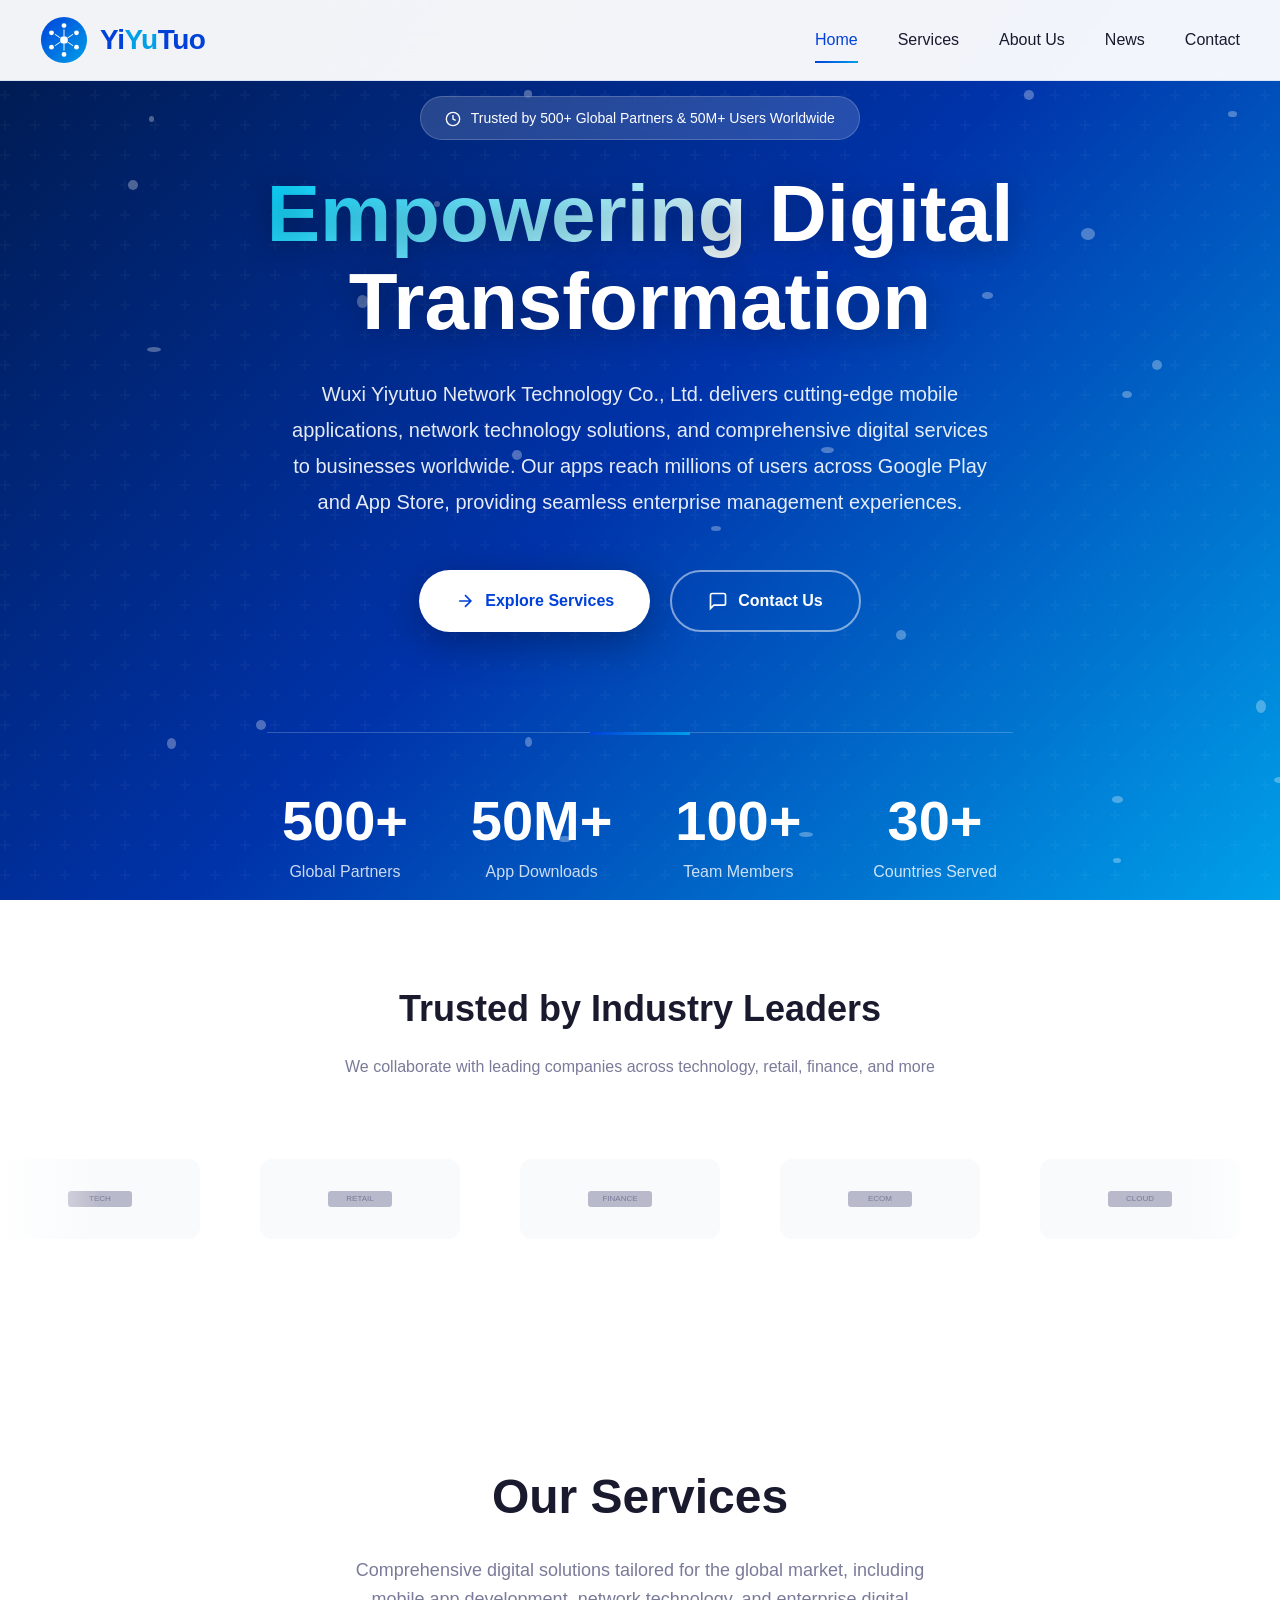
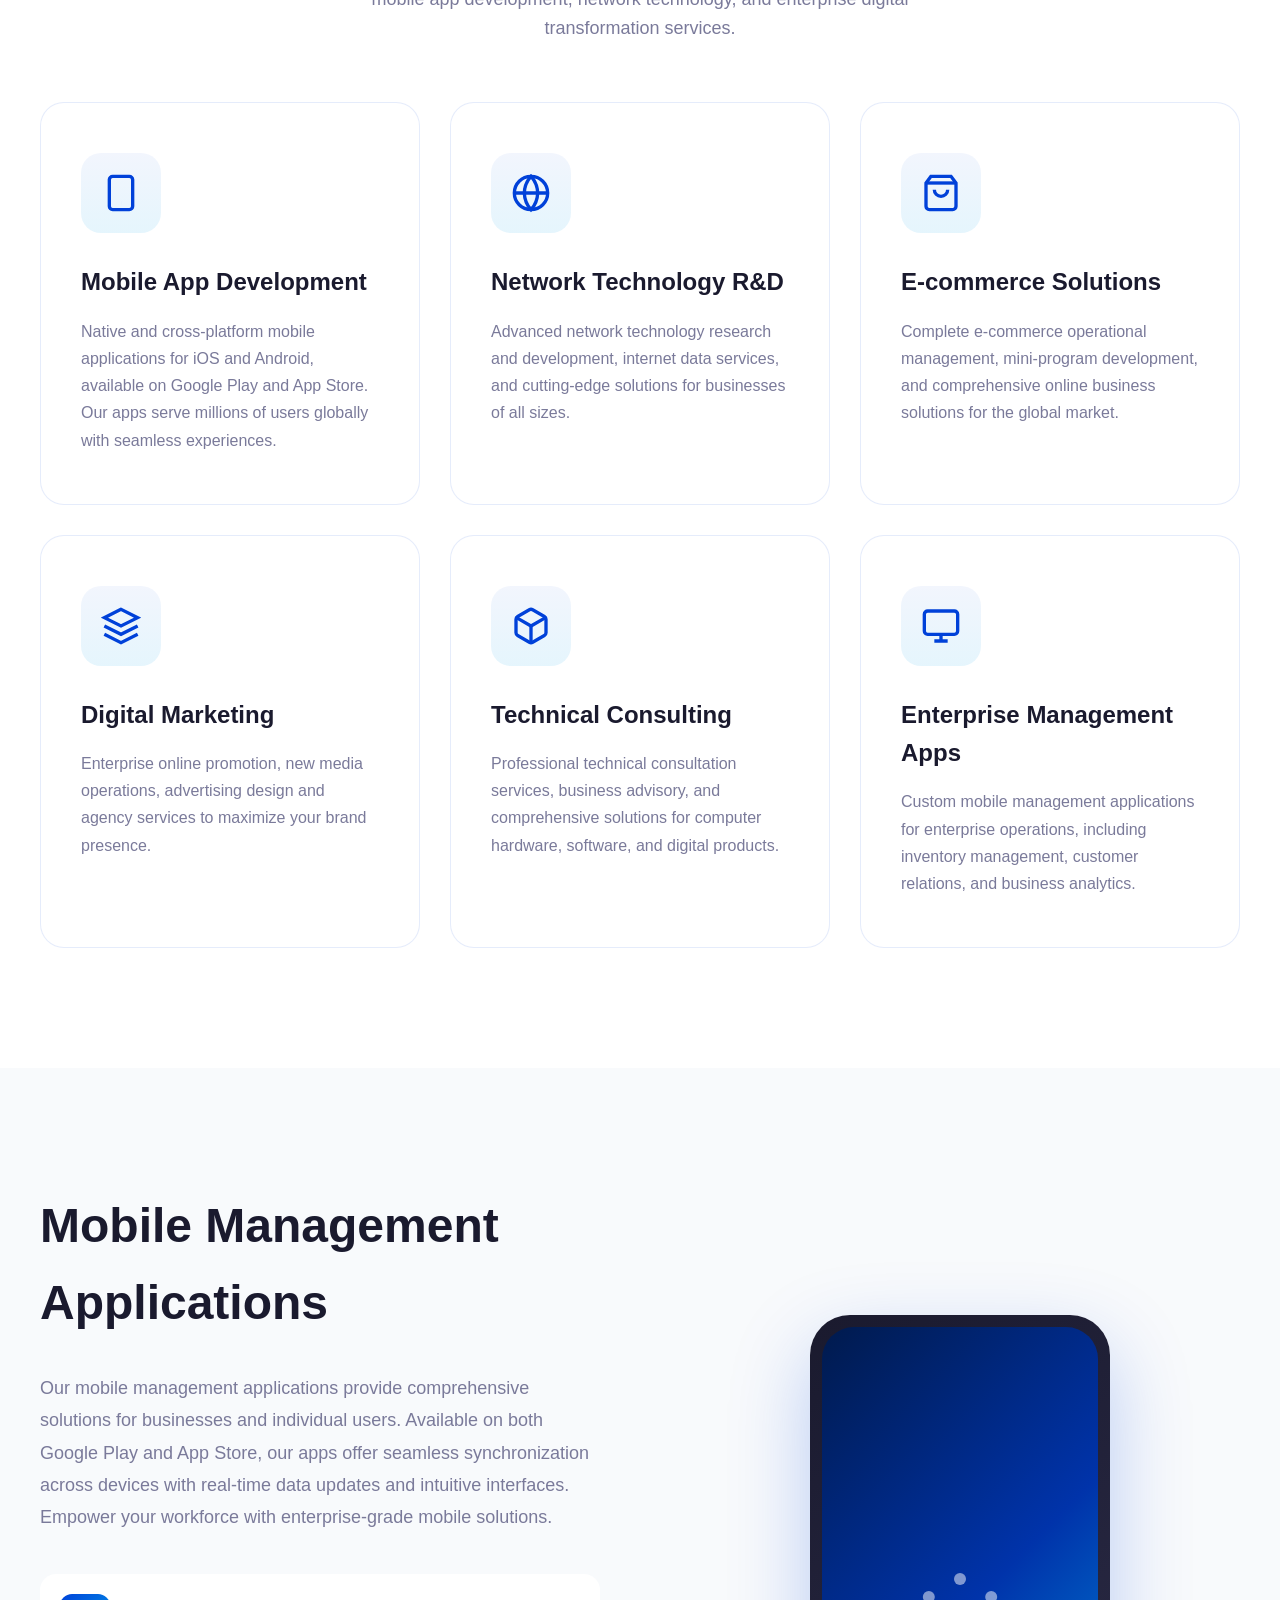
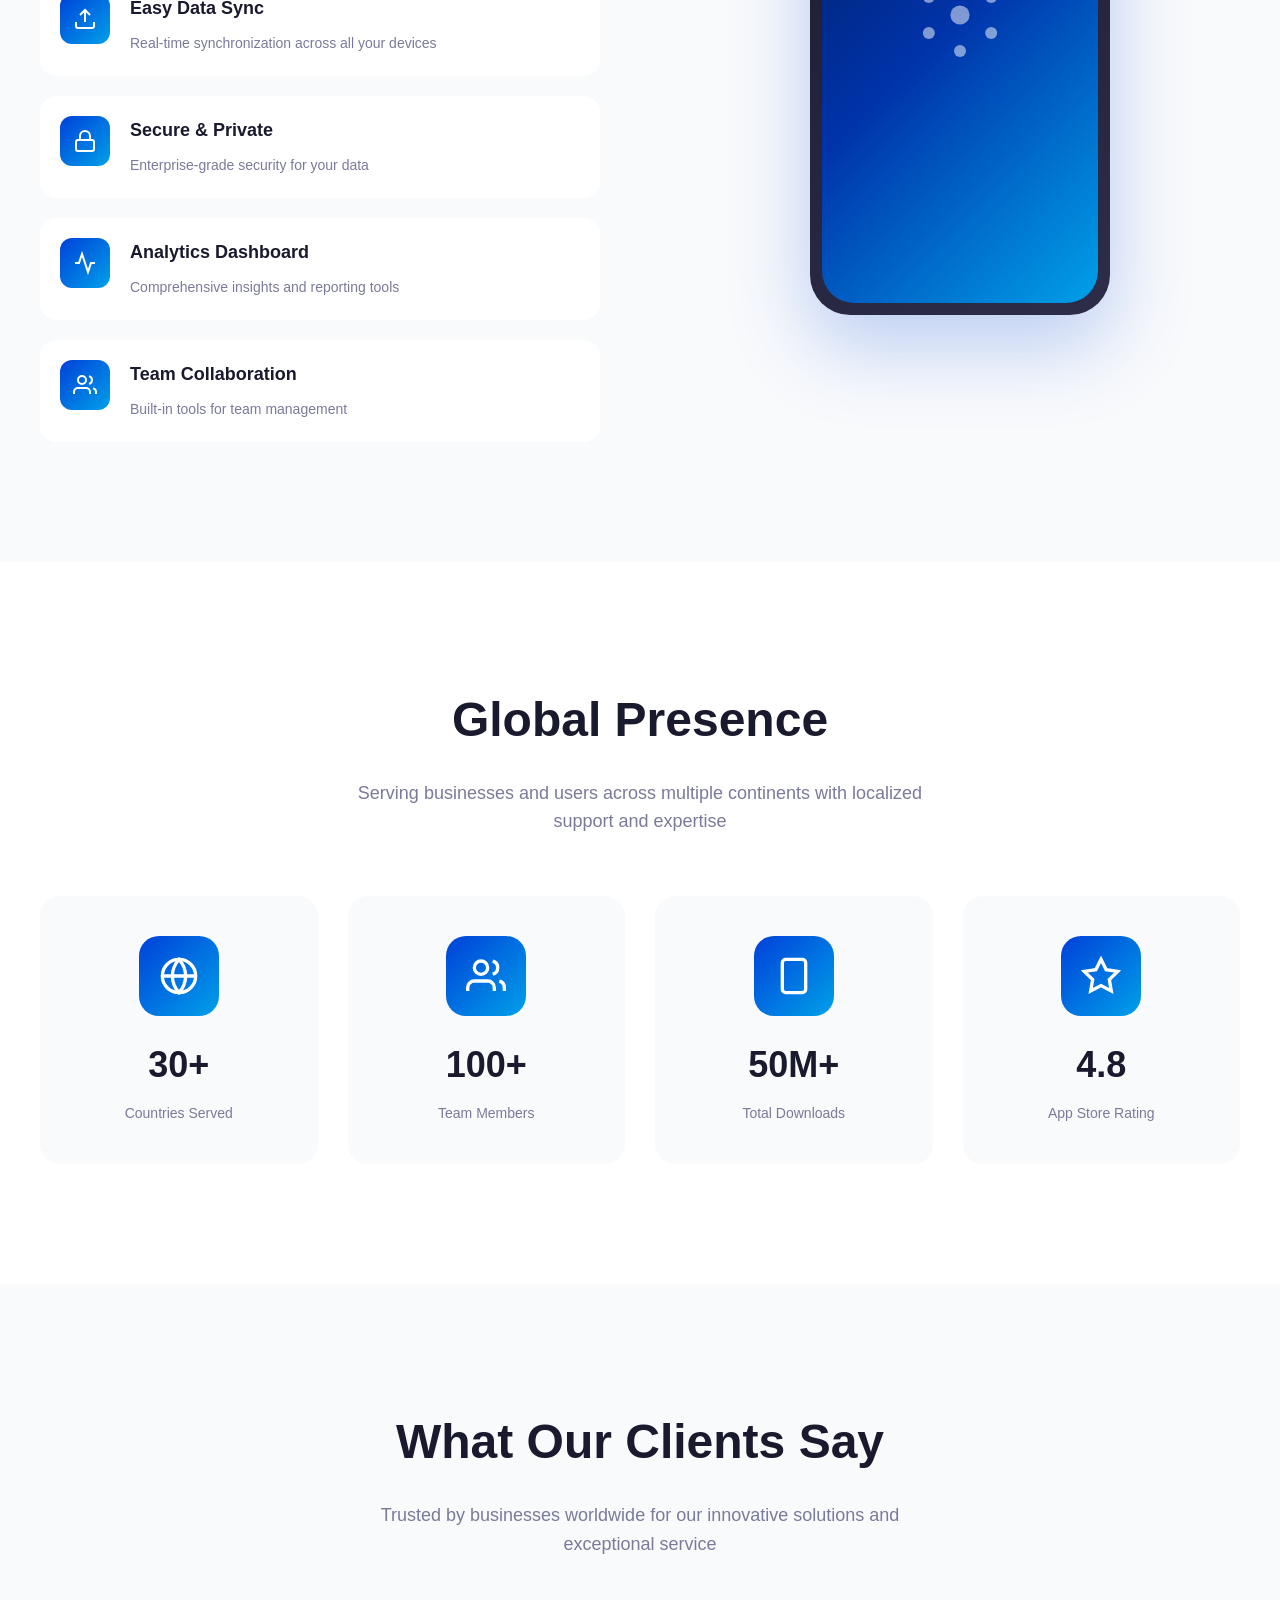
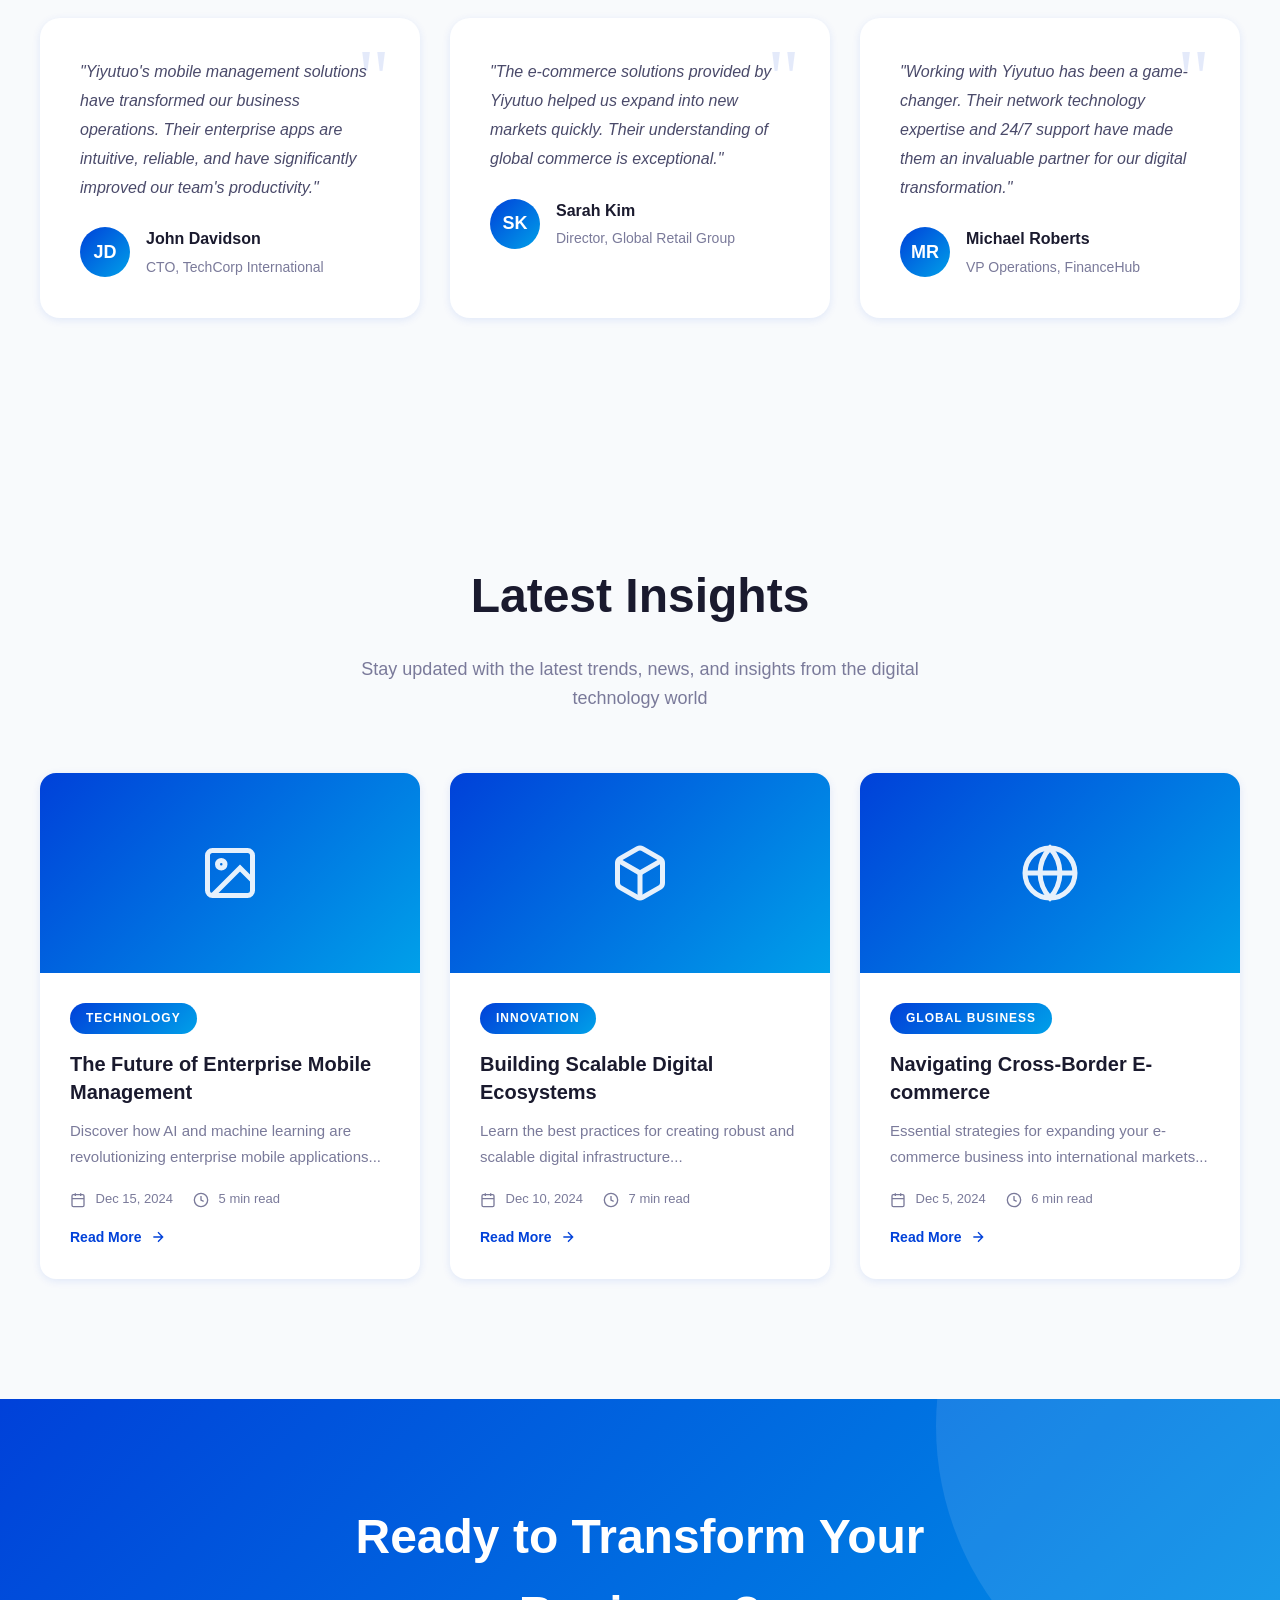
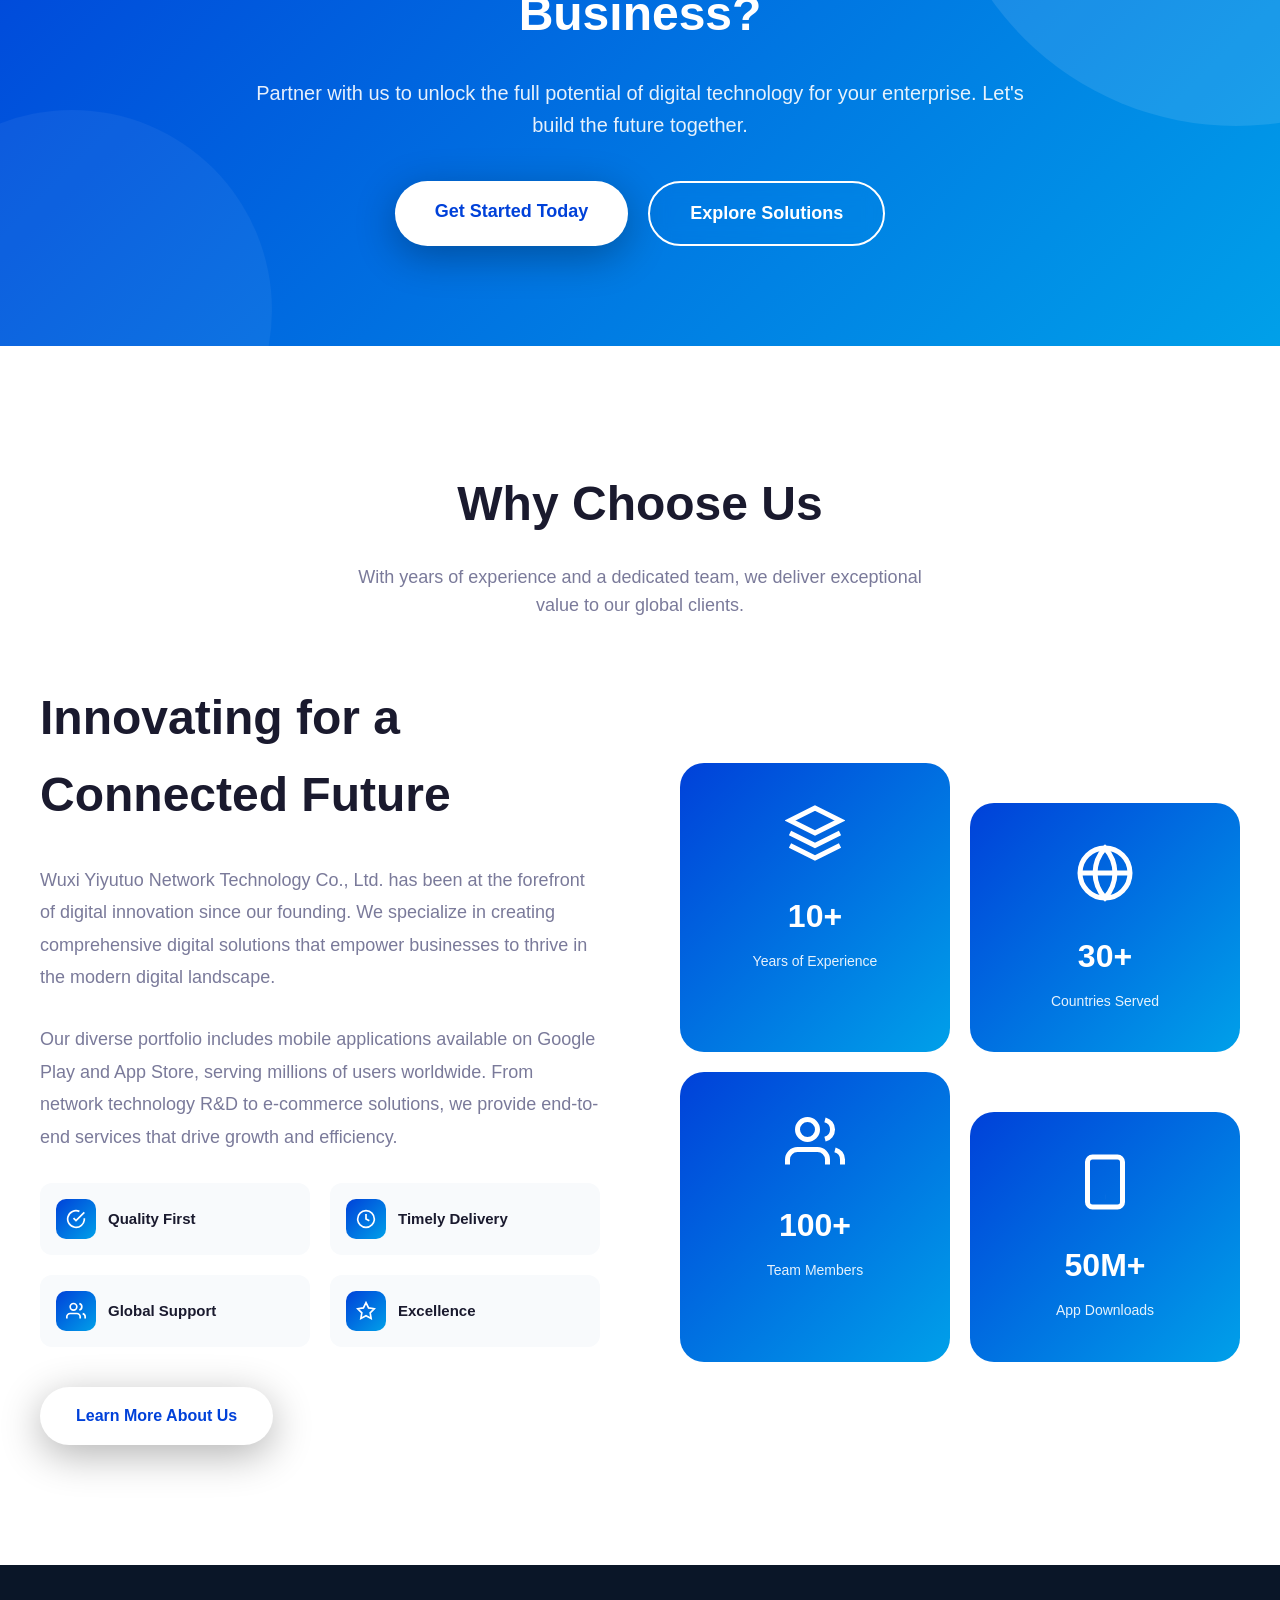
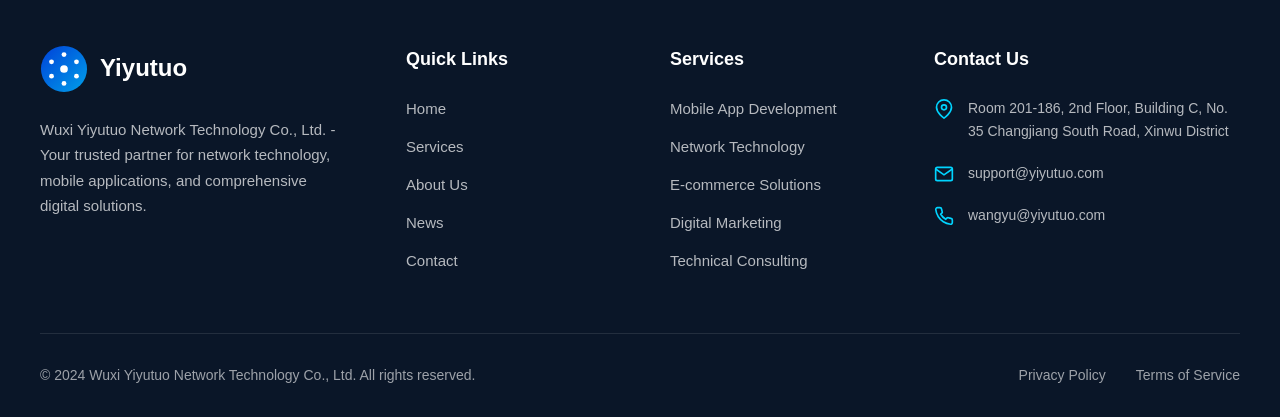
<file: index.html>
<!DOCTYPE html>
<html lang="en">
<head>
    <meta charset="UTF-8">
    <meta name="viewport" content="width=device-width, initial-scale=1.0">
    <meta name="description" content="Wuxi Yiyutuo Network Technology Co., Ltd. - Leading provider of network technology R&D, mobile app management, and digital solutions for global markets.">
    <meta name="keywords" content="network technology, mobile app development, internet services, e-commerce, mini-program development, digital marketing">
    <meta name="author" content="Wuxi Yiyutuo Network Technology Co., Ltd.">
    <meta name="robots" content="index, follow">
    <meta property="og:title" content="Wuxi Yiyutuo Network Technology Co., Ltd.">
    <meta property="og:description" content="Leading provider of network technology solutions and mobile app management for global markets.">
    <meta property="og:type" content="website">
    <meta property="og:url" content="https://yiyutuo.com">
    <link rel="canonical" href="https://yiyutuo.com">
    <title>Wuxi Yiyutuo Network Technology Co., Ltd. - Innovative Digital Solutions</title>
    <link rel="stylesheet" href="css/style.css">
</head>
<body>
    <!-- Header -->
    <header class="header">
        <div class="header-inner">
            <a href="index.html" class="logo">
                <svg width="48" height="48" viewBox="0 0 100 100" xmlns="http://www.w3.org/2000/svg">
                    <defs>
                        <linearGradient id="lg1" x1="0%" y1="0%" x2="100%" y2="100%">
                            <stop offset="0%" stop-color="#0041d9"/>
                            <stop offset="100%" stop-color="#00a0e9"/>
                        </linearGradient>
                    </defs>
                    <circle cx="50" cy="50" r="48" fill="url(#lg1)"/>
                    <g fill="white">
                        <circle cx="50" cy="50" r="8"/>
                        <circle cx="50" cy="20" r="5"/>
                        <circle cx="76" cy="35" r="5"/>
                        <circle cx="76" cy="65" r="5"/>
                        <circle cx="50" cy="80" r="5"/>
                        <circle cx="24" cy="65" r="5"/>
                        <circle cx="24" cy="35" r="5"/>
                    </g>
                    <g stroke="white" stroke-width="2">
                        <line x1="50" y1="42" x2="50" y2="28"/>
                        <line x1="57" y1="46" x2="69" y2="38"/>
                        <line x1="57" y1="54" x2="69" y2="62"/>
                        <line x1="50" y1="58" x2="50" y2="72"/>
                        <line x1="43" y1="54" x2="31" y2="62"/>
                        <line x1="43" y1="46" x2="31" y2="38"/>
                    </g>
                </svg>
                <span class="logo-text">Yi<span>Yu</span>Tuo</span>
            </a>
            <nav class="nav-menu">
                <a href="index.html" class="nav-item active">Home</a>
                <a href="services.html" class="nav-item">Services</a>
                <a href="about.html" class="nav-item">About Us</a>
                <a href="news.html" class="nav-item">News</a>
                <a href="contact.html" class="nav-item">Contact</a>
            </nav>
            <button class="menu-toggle" aria-label="Toggle Menu">
                <span></span>
                <span></span>
                <span></span>
            </button>
        </div>
    </header>

    <!-- Hero Section -->
    <section class="hero">
        <div class="hero-particles">
            <div class="particle"></div>
            <div class="particle"></div>
            <div class="particle"></div>
            <div class="particle"></div>
            <div class="particle"></div>
            <div class="particle"></div>
        </div>
        <div class="container">
            <div class="hero-content">
                <div class="hero-badge">
                    <svg width="16" height="16" viewBox="0 0 24 24" fill="none" stroke="currentColor" stroke-width="2" style="display:inline;vertical-align:middle;margin-right:6px;">
                        <circle cx="12" cy="12" r="10"></circle>
                        <polyline points="12,6 12,12 16,14"></polyline>
                    </svg>
                    Trusted by 500+ Global Partners & 50M+ Users Worldwide
                </div>
                <h1 class="hero-title">
                    <span>Empowering</span> Digital<br>Transformation
                </h1>
                <p class="hero-description">
                    Wuxi Yiyutuo Network Technology Co., Ltd. delivers cutting-edge mobile applications, 
                    network technology solutions, and comprehensive digital services to businesses worldwide. 
                    Our apps reach millions of users across Google Play and App Store, providing seamless enterprise management experiences.
                </p>
                <div class="hero-buttons">
                    <a href="services.html" class="btn btn-primary">
                        <svg width="20" height="20" viewBox="0 0 24 24" fill="none" stroke="currentColor" stroke-width="2">
                            <path d="M5 12h14M12 5l7 7-7 7"></path>
                        </svg>
                        Explore Services
                    </a>
                    <a href="contact.html" class="btn btn-secondary">
                        <svg width="20" height="20" viewBox="0 0 24 24" fill="none" stroke="currentColor" stroke-width="2">
                            <path d="M21 15a2 2 0 0 1-2 2H7l-4 4V5a2 2 0 0 1 2-2h14a2 2 0 0 1 2 2z"></path>
                        </svg>
                        Contact Us
                    </a>
                </div>
                <div class="hero-stats">
                    <div class="stat-item">
                        <div class="stat-number" data-counter="500" data-suffix="+">500+</div>
                        <div class="stat-label">Global Partners</div>
                    </div>
                    <div class="stat-item">
                        <div class="stat-number" data-counter="50" data-suffix="M+">50M+</div>
                        <div class="stat-label">App Downloads</div>
                    </div>
                    <div class="stat-item">
                        <div class="stat-number" data-counter="100" data-suffix="+">100+</div>
                        <div class="stat-label">Team Members</div>
                    </div>
                    <div class="stat-item">
                        <div class="stat-number" data-counter="30" data-suffix="+">30+</div>
                        <div class="stat-label">Countries Served</div>
                    </div>
                </div>
            </div>
        </div>
    </section>

    <!-- Partners Section -->
    <section class="partners-section">
        <div class="container">
            <div class="partners-header">
                <h2>Trusted by Industry Leaders</h2>
                <p>We collaborate with leading companies across technology, retail, finance, and more</p>
            </div>
        </div>
        <div class="partners-wrapper">
            <div class="partners-slider">
                <div class="partner-item">
                    <svg viewBox="0 0 100 50"><rect x="10" y="15" width="80" height="20" rx="4" fill="currentColor" opacity="0.5"/><text x="50" y="28" text-anchor="middle" font-size="10" fill="currentColor">TECH</text></svg>
                </div>
                <div class="partner-item">
                    <svg viewBox="0 0 100 50"><rect x="10" y="15" width="80" height="20" rx="4" fill="currentColor" opacity="0.5"/><text x="50" y="28" text-anchor="middle" font-size="10" fill="currentColor">RETAIL</text></svg>
                </div>
                <div class="partner-item">
                    <svg viewBox="0 0 100 50"><rect x="10" y="15" width="80" height="20" rx="4" fill="currentColor" opacity="0.5"/><text x="50" y="28" text-anchor="middle" font-size="10" fill="currentColor">FINANCE</text></svg>
                </div>
                <div class="partner-item">
                    <svg viewBox="0 0 100 50"><rect x="10" y="15" width="80" height="20" rx="4" fill="currentColor" opacity="0.5"/><text x="50" y="28" text-anchor="middle" font-size="10" fill="currentColor">ECOM</text></svg>
                </div>
                <div class="partner-item">
                    <svg viewBox="0 0 100 50"><rect x="10" y="15" width="80" height="20" rx="4" fill="currentColor" opacity="0.5"/><text x="50" y="28" text-anchor="middle" font-size="10" fill="currentColor">CLOUD</text></svg>
                </div>
                <div class="partner-item">
                    <svg viewBox="0 0 100 50"><rect x="10" y="15" width="80" height="20" rx="4" fill="currentColor" opacity="0.5"/><text x="50" y="28" text-anchor="middle" font-size="10" fill="currentColor">MEDIA</text></svg>
                </div>
                <!-- Duplicate for seamless loop -->
                <div class="partner-item">
                    <svg viewBox="0 0 100 50"><rect x="10" y="15" width="80" height="20" rx="4" fill="currentColor" opacity="0.5"/><text x="50" y="28" text-anchor="middle" font-size="10" fill="currentColor">TECH</text></svg>
                </div>
                <div class="partner-item">
                    <svg viewBox="0 0 100 50"><rect x="10" y="15" width="80" height="20" rx="4" fill="currentColor" opacity="0.5"/><text x="50" y="28" text-anchor="middle" font-size="10" fill="currentColor">RETAIL</text></svg>
                </div>
                <div class="partner-item">
                    <svg viewBox="0 0 100 50"><rect x="10" y="15" width="80" height="20" rx="4" fill="currentColor" opacity="0.5"/><text x="50" y="28" text-anchor="middle" font-size="10" fill="currentColor">FINANCE</text></svg>
                </div>
                <div class="partner-item">
                    <svg viewBox="0 0 100 50"><rect x="10" y="15" width="80" height="20" rx="4" fill="currentColor" opacity="0.5"/><text x="50" y="28" text-anchor="middle" font-size="10" fill="currentColor">ECOM</text></svg>
                </div>
                <div class="partner-item">
                    <svg viewBox="0 0 100 50"><rect x="10" y="15" width="80" height="20" rx="4" fill="currentColor" opacity="0.5"/><text x="50" y="28" text-anchor="middle" font-size="10" fill="currentColor">CLOUD</text></svg>
                </div>
                <div class="partner-item">
                    <svg viewBox="0 0 100 50"><rect x="10" y="15" width="80" height="20" rx="4" fill="currentColor" opacity="0.5"/><text x="50" y="28" text-anchor="middle" font-size="10" fill="currentColor">MEDIA</text></svg>
                </div>
            </div>
        </div>
    </section>

    <!-- Services Section -->
    <section class="section" id="services">
        <div class="container">
            <h2 class="section-title">Our Services</h2>
            <p class="section-subtitle">
                Comprehensive digital solutions tailored for the global market, including mobile app development, 
                network technology, and enterprise digital transformation services.
            </p>
            <div class="services-grid">
                <div class="service-card">
                    <div class="service-icon">
                        <svg viewBox="0 0 24 24" fill="none" stroke="currentColor" stroke-width="2">
                            <rect x="5" y="2" width="14" height="20" rx="2" ry="2"></rect>
                            <line x1="12" y1="18" x2="12.01" y2="18"></line>
                        </svg>
                    </div>
                    <h3>Mobile App Development</h3>
                    <p>Native and cross-platform mobile applications for iOS and Android, available on Google Play and App Store. Our apps serve millions of users globally with seamless experiences.</p>
                </div>
                <div class="service-card">
                    <div class="service-icon">
                        <svg viewBox="0 0 24 24" fill="none" stroke="currentColor" stroke-width="2">
                            <circle cx="12" cy="12" r="10"></circle>
                            <line x1="2" y1="12" x2="22" y2="12"></line>
                            <path d="M12 2a15.3 15.3 0 0 1 4 10 15.3 15.3 0 0 1-4 10 15.3 15.3 0 0 1-4-10 15.3 15.3 0 0 1 4-10z"></path>
                        </svg>
                    </div>
                    <h3>Network Technology R&D</h3>
                    <p>Advanced network technology research and development, internet data services, and cutting-edge solutions for businesses of all sizes.</p>
                </div>
                <div class="service-card">
                    <div class="service-icon">
                        <svg viewBox="0 0 24 24" fill="none" stroke="currentColor" stroke-width="2">
                            <path d="M6 2L3 6v14a2 2 0 0 0 2 2h14a2 2 0 0 0 2-2V6l-3-4z"></path>
                            <line x1="3" y1="6" x2="21" y2="6"></line>
                            <path d="M16 10a4 4 0 0 1-8 0"></path>
                        </svg>
                    </div>
                    <h3>E-commerce Solutions</h3>
                    <p>Complete e-commerce operational management, mini-program development, and comprehensive online business solutions for the global market.</p>
                </div>
                <div class="service-card">
                    <div class="service-icon">
                        <svg viewBox="0 0 24 24" fill="none" stroke="currentColor" stroke-width="2">
                            <polygon points="12 2 2 7 12 12 22 7 12 2"></polygon>
                            <polyline points="2 17 12 22 22 17"></polyline>
                            <polyline points="2 12 12 17 22 12"></polyline>
                        </svg>
                    </div>
                    <h3>Digital Marketing</h3>
                    <p>Enterprise online promotion, new media operations, advertising design and agency services to maximize your brand presence.</p>
                </div>
                <div class="service-card">
                    <div class="service-icon">
                        <svg viewBox="0 0 24 24" fill="none" stroke="currentColor" stroke-width="2">
                            <path d="M21 16V8a2 2 0 0 0-1-1.73l-7-4a2 2 0 0 0-2 0l-7 4A2 2 0 0 0 3 8v8a2 2 0 0 0 1 1.73l7 4a2 2 0 0 0 2 0l7-4A2 2 0 0 0 21 16z"></path>
                            <polyline points="3.27 6.96 12 12.01 20.73 6.96"></polyline>
                            <line x1="12" y1="22.08" x2="12" y2="12"></line>
                        </svg>
                    </div>
                    <h3>Technical Consulting</h3>
                    <p>Professional technical consultation services, business advisory, and comprehensive solutions for computer hardware, software, and digital products.</p>
                </div>
                <div class="service-card">
                    <div class="service-icon">
                        <svg viewBox="0 0 24 24" fill="none" stroke="currentColor" stroke-width="2">
                            <rect x="2" y="3" width="20" height="14" rx="2" ry="2"></rect>
                            <line x1="8" y1="21" x2="16" y2="21"></line>
                            <line x1="12" y1="17" x2="12" y2="21"></line>
                        </svg>
                    </div>
                    <h3>Enterprise Management Apps</h3>
                    <p>Custom mobile management applications for enterprise operations, including inventory management, customer relations, and business analytics.</p>
                </div>
            </div>
        </div>
    </section>

    <!-- App Showcase Section -->
    <section class="section app-section">
        <div class="container">
            <div class="app-showcase">
                <div class="app-content">
                    <h2>Mobile Management Applications</h2>
                    <p>
                        Our mobile management applications provide comprehensive solutions for businesses and individual users. 
                        Available on both Google Play and App Store, our apps offer seamless synchronization across devices 
                        with real-time data updates and intuitive interfaces. Empower your workforce with enterprise-grade mobile solutions.
                    </p>
                    <div class="app-features-list">
                        <div class="app-feature">
                            <div class="app-feature-icon">
                                <svg viewBox="0 0 24 24" fill="none" stroke="currentColor" stroke-width="2">
                                    <path d="M21 15v4a2 2 0 0 1-2 2H5a2 2 0 0 1-2-2v-4"></path>
                                    <polyline points="17 8 12 3 7 8"></polyline>
                                    <line x1="12" y1="3" x2="12" y2="15"></line>
                                </svg>
                            </div>
                            <div class="app-feature-content">
                                <h4>Easy Data Sync</h4>
                                <p>Real-time synchronization across all your devices</p>
                            </div>
                        </div>
                        <div class="app-feature">
                            <div class="app-feature-icon">
                                <svg viewBox="0 0 24 24" fill="none" stroke="currentColor" stroke-width="2">
                                    <rect x="3" y="11" width="18" height="11" rx="2" ry="2"></rect>
                                    <path d="M7 11V7a5 5 0 0 1 10 0v4"></path>
                                </svg>
                            </div>
                            <div class="app-feature-content">
                                <h4>Secure & Private</h4>
                                <p>Enterprise-grade security for your data</p>
                            </div>
                        </div>
                        <div class="app-feature">
                            <div class="app-feature-icon">
                                <svg viewBox="0 0 24 24" fill="none" stroke="currentColor" stroke-width="2">
                                    <polyline points="22 12 18 12 15 21 9 3 6 12 2 12"></polyline>
                                </svg>
                            </div>
                            <div class="app-feature-content">
                                <h4>Analytics Dashboard</h4>
                                <p>Comprehensive insights and reporting tools</p>
                            </div>
                        </div>
                        <div class="app-feature">
                            <div class="app-feature-icon">
                                <svg viewBox="0 0 24 24" fill="none" stroke="currentColor" stroke-width="2">
                                    <path d="M17 21v-2a4 4 0 0 0-4-4H5a4 4 0 0 0-4 4v2"></path>
                                    <circle cx="9" cy="7" r="4"></circle>
                                    <path d="M23 21v-2a4 4 0 0 0-3-3.87"></path>
                                    <path d="M16 3.13a4 4 0 0 1 0 7.75"></path>
                                </svg>
                            </div>
                            <div class="app-feature-content">
                                <h4>Team Collaboration</h4>
                                <p>Built-in tools for team management</p>
                            </div>
                        </div>
                    </div>
                </div>
                <div class="app-mockup">
                    <div class="phone-mockup">
                        <div class="phone-screen">
                            <svg viewBox="0 0 100 100" fill="white">
                                <circle cx="50" cy="50" r="8"/>
                                <circle cx="50" cy="20" r="5"/>
                                <circle cx="76" cy="35" r="5"/>
                                <circle cx="76" cy="65" r="5"/>
                                <circle cx="50" cy="80" r="5"/>
                                <circle cx="24" cy="65" r="5"/>
                                <circle cx="24" cy="35" r="5"/>
                            </svg>
                        </div>
                    </div>
                </div>
            </div>
        </div>
    </section>

    <!-- Global Network Section -->
    <section class="section global-section">
        <div class="container">
            <h2 class="section-title">Global Presence</h2>
            <p class="section-subtitle">
                Serving businesses and users across multiple continents with localized support and expertise
            </p>
            <div class="global-stats">
                <div class="global-stat-item">
                    <div class="global-stat-icon">
                        <svg viewBox="0 0 24 24" fill="none" stroke="currentColor" stroke-width="2">
                            <circle cx="12" cy="12" r="10"></circle>
                            <path d="M2 12h20M12 2a15.3 15.3 0 0 1 4 10 15.3 15.3 0 0 1-4 10 15.3 15.3 0 0 1-4-10 15.3 15.3 0 0 1 4-10z"></path>
                        </svg>
                    </div>
                    <h3>30+</h3>
                    <p>Countries Served</p>
                </div>
                <div class="global-stat-item">
                    <div class="global-stat-icon">
                        <svg viewBox="0 0 24 24" fill="none" stroke="currentColor" stroke-width="2">
                            <path d="M17 21v-2a4 4 0 0 0-4-4H5a4 4 0 0 0-4 4v2"></path>
                            <circle cx="9" cy="7" r="4"></circle>
                            <path d="M23 21v-2a4 4 0 0 0-3-3.87"></path>
                            <path d="M16 3.13a4 4 0 0 1 0 7.75"></path>
                        </svg>
                    </div>
                    <h3>100+</h3>
                    <p>Team Members</p>
                </div>
                <div class="global-stat-item">
                    <div class="global-stat-icon">
                        <svg viewBox="0 0 24 24" fill="none" stroke="currentColor" stroke-width="2">
                            <rect x="5" y="2" width="14" height="20" rx="2" ry="2"></rect>
                            <line x1="12" y1="18" x2="12.01" y2="18"></line>
                        </svg>
                    </div>
                    <h3>50M+</h3>
                    <p>Total Downloads</p>
                </div>
                <div class="global-stat-item">
                    <div class="global-stat-icon">
                        <svg viewBox="0 0 24 24" fill="none" stroke="currentColor" stroke-width="2">
                            <polygon points="12 2 15.09 8.26 22 9.27 17 14.14 18.18 21.02 12 17.77 5.82 21.02 7 14.14 2 9.27 8.91 8.26 12 2"></polygon>
                        </svg>
                    </div>
                    <h3>4.8</h3>
                    <p>App Store Rating</p>
                </div>
            </div>
        </div>
    </section>

    <!-- Testimonials Section -->
    <section class="section testimonials-section">
        <div class="container">
            <h2 class="section-title">What Our Clients Say</h2>
            <p class="section-subtitle">
                Trusted by businesses worldwide for our innovative solutions and exceptional service
            </p>
            <div class="testimonials-grid">
                <div class="testimonial-card">
                    <p class="testimonial-content">
                        "Yiyutuo's mobile management solutions have transformed our business operations. Their enterprise apps are intuitive, reliable, and have significantly improved our team's productivity."
                    </p>
                    <div class="testimonial-author">
                        <div class="testimonial-avatar">JD</div>
                        <div class="testimonial-info">
                            <h4>John Davidson</h4>
                            <p>CTO, TechCorp International</p>
                        </div>
                    </div>
                </div>
                <div class="testimonial-card">
                    <p class="testimonial-content">
                        "The e-commerce solutions provided by Yiyutuo helped us expand into new markets quickly. Their understanding of global commerce is exceptional."
                    </p>
                    <div class="testimonial-author">
                        <div class="testimonial-avatar">SK</div>
                        <div class="testimonial-info">
                            <h4>Sarah Kim</h4>
                            <p>Director, Global Retail Group</p>
                        </div>
                    </div>
                </div>
                <div class="testimonial-card">
                    <p class="testimonial-content">
                        "Working with Yiyutuo has been a game-changer. Their network technology expertise and 24/7 support have made them an invaluable partner for our digital transformation."
                    </p>
                    <div class="testimonial-author">
                        <div class="testimonial-avatar">MR</div>
                        <div class="testimonial-info">
                            <h4>Michael Roberts</h4>
                            <p>VP Operations, FinanceHub</p>
                        </div>
                    </div>
                </div>
            </div>
        </div>
    </section>

    <!-- Blog Preview Section -->
    <section class="section blog-preview-section">
        <div class="container">
            <h2 class="section-title">Latest Insights</h2>
            <p class="section-subtitle">
                Stay updated with the latest trends, news, and insights from the digital technology world
            </p>
            <div class="blog-grid">
                <div class="blog-card">
                    <div class="blog-image">
                        <svg viewBox="0 0 24 24" fill="none" stroke="currentColor" stroke-width="2">
                            <rect x="3" y="3" width="18" height="18" rx="2" ry="2"></rect>
                            <circle cx="8.5" cy="8.5" r="1.5"></circle>
                            <polyline points="21 15 16 10 5 21"></polyline>
                        </svg>
                    </div>
                    <div class="blog-content">
                        <span class="blog-category">Technology</span>
                        <h3>The Future of Enterprise Mobile Management</h3>
                        <p>Discover how AI and machine learning are revolutionizing enterprise mobile applications...</p>
                        <div class="blog-meta">
                            <span>
                                <svg viewBox="0 0 24 24" fill="none" stroke="currentColor" stroke-width="2"><rect x="3" y="4" width="18" height="18" rx="2" ry="2"></rect><line x1="16" y1="2" x2="16" y2="6"></line><line x1="8" y1="2" x2="8" y2="6"></line><line x1="3" y1="10" x2="21" y2="10"></line></svg>
                                Dec 15, 2024
                            </span>
                            <span>
                                <svg viewBox="0 0 24 24" fill="none" stroke="currentColor" stroke-width="2"><circle cx="12" cy="12" r="10"></circle><polyline points="12 6 12 12 16 14"></polyline></svg>
                                5 min read
                            </span>
                        </div>
                        <a href="news.html" class="blog-link">
                            Read More 
                            <svg viewBox="0 0 24 24" fill="none" stroke="currentColor" stroke-width="2"><path d="M5 12h14M12 5l7 7-7 7"></path></svg>
                        </a>
                    </div>
                </div>
                <div class="blog-card">
                    <div class="blog-image">
                        <svg viewBox="0 0 24 24" fill="none" stroke="currentColor" stroke-width="2">
                            <path d="M21 16V8a2 2 0 0 0-1-1.73l-7-4a2 2 0 0 0-2 0l-7 4A2 2 0 0 0 3 8v8a2 2 0 0 0 1 1.73l7 4a2 2 0 0 0 2 0l7-4A2 2 0 0 0 21 16z"></path>
                            <polyline points="3.27 6.96 12 12.01 20.73 6.96"></polyline>
                            <line x1="12" y1="22.08" x2="12" y2="12"></line>
                        </svg>
                    </div>
                    <div class="blog-content">
                        <span class="blog-category">Innovation</span>
                        <h3>Building Scalable Digital Ecosystems</h3>
                        <p>Learn the best practices for creating robust and scalable digital infrastructure...</p>
                        <div class="blog-meta">
                            <span>
                                <svg viewBox="0 0 24 24" fill="none" stroke="currentColor" stroke-width="2"><rect x="3" y="4" width="18" height="18" rx="2" ry="2"></rect><line x1="16" y1="2" x2="16" y2="6"></line><line x1="8" y1="2" x2="8" y2="6"></line><line x1="3" y1="10" x2="21" y2="10"></line></svg>
                                Dec 10, 2024
                            </span>
                            <span>
                                <svg viewBox="0 0 24 24" fill="none" stroke="currentColor" stroke-width="2"><circle cx="12" cy="12" r="10"></circle><polyline points="12 6 12 12 16 14"></polyline></svg>
                                7 min read
                            </span>
                        </div>
                        <a href="news.html" class="blog-link">
                            Read More 
                            <svg viewBox="0 0 24 24" fill="none" stroke="currentColor" stroke-width="2"><path d="M5 12h14M12 5l7 7-7 7"></path></svg>
                        </a>
                    </div>
                </div>
                <div class="blog-card">
                    <div class="blog-image">
                        <svg viewBox="0 0 24 24" fill="none" stroke="currentColor" stroke-width="2">
                            <circle cx="12" cy="12" r="10"></circle>
                            <path d="M2 12h20M12 2a15.3 15.3 0 0 1 4 10 15.3 15.3 0 0 1-4 10 15.3 15.3 0 0 1-4-10 15.3 15.3 0 0 1 4-10z"></path>
                        </svg>
                    </div>
                    <div class="blog-content">
                        <span class="blog-category">Global Business</span>
                        <h3>Navigating Cross-Border E-commerce</h3>
                        <p>Essential strategies for expanding your e-commerce business into international markets...</p>
                        <div class="blog-meta">
                            <span>
                                <svg viewBox="0 0 24 24" fill="none" stroke="currentColor" stroke-width="2"><rect x="3" y="4" width="18" height="18" rx="2" ry="2"></rect><line x1="16" y1="2" x2="16" y2="6"></line><line x1="8" y1="2" x2="8" y2="6"></line><line x1="3" y1="10" x2="21" y2="10"></line></svg>
                                Dec 5, 2024
                            </span>
                            <span>
                                <svg viewBox="0 0 24 24" fill="none" stroke="currentColor" stroke-width="2"><circle cx="12" cy="12" r="10"></circle><polyline points="12 6 12 12 16 14"></polyline></svg>
                                6 min read
                            </span>
                        </div>
                        <a href="news.html" class="blog-link">
                            Read More 
                            <svg viewBox="0 0 24 24" fill="none" stroke="currentColor" stroke-width="2"><path d="M5 12h14M12 5l7 7-7 7"></path></svg>
                        </a>
                    </div>
                </div>
            </div>
        </div>
    </section>

    <!-- CTA Section -->
    <section class="cta-section">
        <div class="container">
            <div class="cta-content">
                <h2>Ready to Transform Your Business?</h2>
                <p>Partner with us to unlock the full potential of digital technology for your enterprise. Let's build the future together.</p>
                <div class="cta-buttons">
                    <a href="contact.html" class="btn-primary">Get Started Today</a>
                    <a href="services.html" class="btn-secondary">Explore Solutions</a>
                </div>
            </div>
        </div>
    </section>

    <!-- About Preview Section -->
    <section class="section">
        <div class="container">
            <h2 class="section-title">Why Choose Us</h2>
            <p class="section-subtitle">
                With years of experience and a dedicated team, we deliver exceptional value to our global clients.
            </p>
            <div class="about-content">
                <div class="about-text">
                    <h2>Innovating for a Connected Future</h2>
                    <p>
                        Wuxi Yiyutuo Network Technology Co., Ltd. has been at the forefront of digital innovation since our founding. 
                        We specialize in creating comprehensive digital solutions that empower businesses to thrive in the modern digital landscape.
                    </p>
                    <p>
                        Our diverse portfolio includes mobile applications available on Google Play and App Store, serving millions of users worldwide. 
                        From network technology R&D to e-commerce solutions, we provide end-to-end services that drive growth and efficiency.
                    </p>
                    <div class="about-values">
                        <div class="value-item">
                            <div class="value-icon">
                                <svg viewBox="0 0 24 24" fill="none" stroke="currentColor" stroke-width="2">
                                    <path d="M22 11.08V12a10 10 0 1 1-5.93-9.14"></path>
                                    <polyline points="22 4 12 14.01 9 11.01"></polyline>
                                </svg>
                            </div>
                            <span>Quality First</span>
                        </div>
                        <div class="value-item">
                            <div class="value-icon">
                                <svg viewBox="0 0 24 24" fill="none" stroke="currentColor" stroke-width="2">
                                    <circle cx="12" cy="12" r="10"></circle>
                                    <polyline points="12 6 12 12 16 14"></polyline>
                                </svg>
                            </div>
                            <span>Timely Delivery</span>
                        </div>
                        <div class="value-item">
                            <div class="value-icon">
                                <svg viewBox="0 0 24 24" fill="none" stroke="currentColor" stroke-width="2">
                                    <path d="M17 21v-2a4 4 0 0 0-4-4H5a4 4 0 0 0-4 4v2"></path>
                                    <circle cx="9" cy="7" r="4"></circle>
                                    <path d="M23 21v-2a4 4 0 0 0-3-3.87"></path>
                                    <path d="M16 3.13a4 4 0 0 1 0 7.75"></path>
                                </svg>
                            </div>
                            <span>Global Support</span>
                        </div>
                        <div class="value-item">
                            <div class="value-icon">
                                <svg viewBox="0 0 24 24" fill="none" stroke="currentColor" stroke-width="2">
                                    <polygon points="12 2 15.09 8.26 22 9.27 17 14.14 18.18 21.02 12 17.77 5.82 21.02 7 14.14 2 9.27 8.91 8.26 12 2"></polygon>
                                </svg>
                            </div>
                            <span>Excellence</span>
                        </div>
                    </div>
                    <a href="about.html" class="btn btn-primary" style="margin-top:40px;">
                        Learn More About Us
                    </a>
                </div>
                <div class="about-visual">
                    <div class="about-image-grid">
                        <div class="about-image-box">
                            <svg viewBox="0 0 24 24" fill="none" stroke="currentColor" stroke-width="2">
                                <path d="M12 2L2 7l10 5 10-5-10-5z"></path>
                                <path d="M2 17l10 5 10-5M2 12l10 5 10-5"></path>
                            </svg>
                            <h3>10+</h3>
                            <p>Years of Experience</p>
                        </div>
                        <div class="about-image-box">
                            <svg viewBox="0 0 24 24" fill="none" stroke="currentColor" stroke-width="2">
                                <circle cx="12" cy="12" r="10"></circle>
                                <path d="M2 12h20M12 2a15.3 15.3 0 0 1 4 10 15.3 15.3 0 0 1-4 10 15.3 15.3 0 0 1-4-10 15.3 15.3 0 0 1 4-10z"></path>
                            </svg>
                            <h3>30+</h3>
                            <p>Countries Served</p>
                        </div>
                        <div class="about-image-box">
                            <svg viewBox="0 0 24 24" fill="none" stroke="currentColor" stroke-width="2">
                                <path d="M17 21v-2a4 4 0 0 0-4-4H5a4 4 0 0 0-4 4v2"></path>
                                <circle cx="9" cy="7" r="4"></circle>
                                <path d="M23 21v-2a4 4 0 0 0-3-3.87M16 3.13a4 4 0 0 1 0 7.75"></path>
                            </svg>
                            <h3>100+</h3>
                            <p>Team Members</p>
                        </div>
                        <div class="about-image-box">
                            <svg viewBox="0 0 24 24" fill="none" stroke="currentColor" stroke-width="2">
                                <rect x="5" y="2" width="14" height="20" rx="2" ry="2"></rect>
                                <line x1="12" y1="18" x2="12.01" y2="18"></line>
                            </svg>
                            <h3>50M+</h3>
                            <p>App Downloads</p>
                        </div>
                    </div>
                </div>
            </div>
        </div>
    </section>

    <!-- Footer -->
    <footer class="footer">
        <div class="container">
            <div class="footer-main">
                <div class="footer-brand">
                    <div class="footer-logo">
                        <svg width="48" height="48" viewBox="0 0 100 100">
                            <defs>
                                <linearGradient id="flg" x1="0%" y1="0%" x2="100%" y2="100%">
                                    <stop offset="0%" stop-color="#0041d9"/>
                                    <stop offset="100%" stop-color="#00a0e9"/>
                                </linearGradient>
                            </defs>
                            <circle cx="50" cy="50" r="48" fill="url(#flg)"/>
                            <g fill="white">
                                <circle cx="50" cy="50" r="8"/>
                                <circle cx="50" cy="20" r="5"/>
                                <circle cx="76" cy="35" r="5"/>
                                <circle cx="76" cy="65" r="5"/>
                                <circle cx="50" cy="80" r="5"/>
                                <circle cx="24" cy="65" r="5"/>
                                <circle cx="24" cy="35" r="5"/>
                            </g>
                        </svg>
                        <span class="footer-logo-text">Yiyutuo</span>
                    </div>
                    <p class="footer-description">
                        Wuxi Yiyutuo Network Technology Co., Ltd. - Your trusted partner for network technology, 
                        mobile applications, and comprehensive digital solutions.
                    </p>
                </div>
                <div class="footer-column">
                    <h4>Quick Links</h4>
                    <div class="footer-links">
                        <a href="index.html" class="footer-link">Home</a>
                        <a href="services.html" class="footer-link">Services</a>
                        <a href="about.html" class="footer-link">About Us</a>
                        <a href="news.html" class="footer-link">News</a>
                        <a href="contact.html" class="footer-link">Contact</a>
                    </div>
                </div>
                <div class="footer-column">
                    <h4>Services</h4>
                    <div class="footer-links">
                        <a href="services.html" class="footer-link">Mobile App Development</a>
                        <a href="services.html" class="footer-link">Network Technology</a>
                        <a href="services.html" class="footer-link">E-commerce Solutions</a>
                        <a href="services.html" class="footer-link">Digital Marketing</a>
                        <a href="services.html" class="footer-link">Technical Consulting</a>
                    </div>
                </div>
                <div class="footer-column">
                    <h4>Contact Us</h4>
                    <div class="footer-contact-item">
                        <svg viewBox="0 0 24 24" fill="none" stroke="currentColor" stroke-width="2">
                            <path d="M21 10c0 7-9 13-9 13s-9-6-9-13a9 9 0 0 1 18 0z"></path>
                            <circle cx="12" cy="10" r="3"></circle>
                        </svg>
                        <span>Room 201-186, 2nd Floor, Building C, No. 35 Changjiang South Road, Xinwu District</span>
                    </div>
                    <div class="footer-contact-item">
                        <svg viewBox="0 0 24 24" fill="none" stroke="currentColor" stroke-width="2">
                            <path d="M4 4h16c1.1 0 2 .9 2 2v12c0 1.1-.9 2-2 2H4c-1.1 0-2-.9-2-2V6c0-1.1.9-2 2-2z"></path>
                            <polyline points="22,6 12,13 2,6"></polyline>
                        </svg>
                        <span>support@yiyutuo.com</span>
                    </div>
                    <div class="footer-contact-item">
                        <svg viewBox="0 0 24 24" fill="none" stroke="currentColor" stroke-width="2">
                            <path d="M22 16.92v3a2 2 0 0 1-2.18 2 19.79 19.79 0 0 1-8.63-3.07 19.5 19.5 0 0 1-6-6 19.79 19.79 0 0 1-3.07-8.67A2 2 0 0 1 4.11 2h3a2 2 0 0 1 2 1.72 12.84 12.84 0 0 0 .7 2.81 2 2 0 0 1-.45 2.11L8.09 9.91a16 16 0 0 0 6 6l1.27-1.27a2 2 0 0 1 2.11-.45 12.84 12.84 0 0 0 2.81.7A2 2 0 0 1 22 16.92z"></path>
                        </svg>
                        <span>wangyu@yiyutuo.com</span>
                    </div>
                </div>
            </div>
            <div class="footer-bottom">
                <p class="footer-copyright">© 2024 Wuxi Yiyutuo Network Technology Co., Ltd. All rights reserved.</p>
                <div class="footer-legal">
                    <a href="privacy.html" class="footer-legal-link">Privacy Policy</a>
                    <a href="terms.html" class="footer-legal-link">Terms of Service</a>
                </div>
            </div>
        </div>
    </footer>

    <script src="js/main.js"></script>
</body>
</html>
</file>
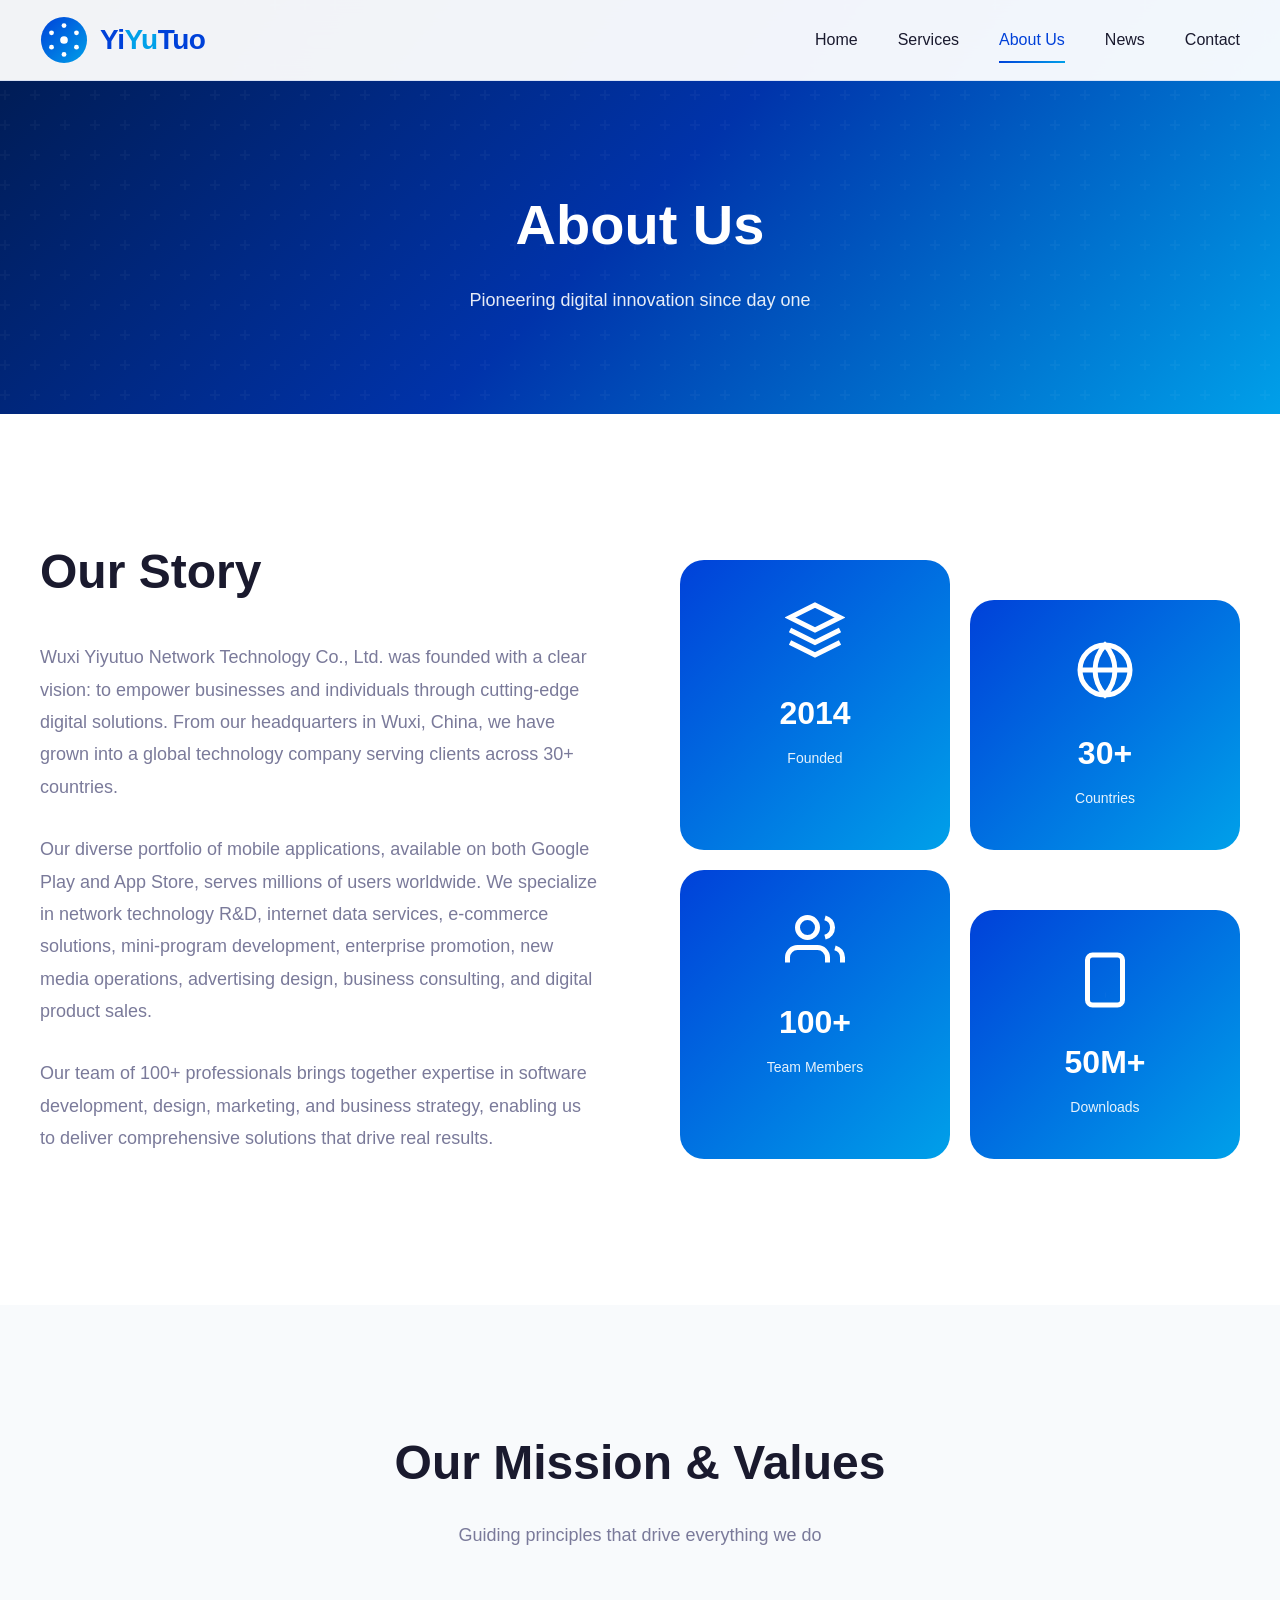
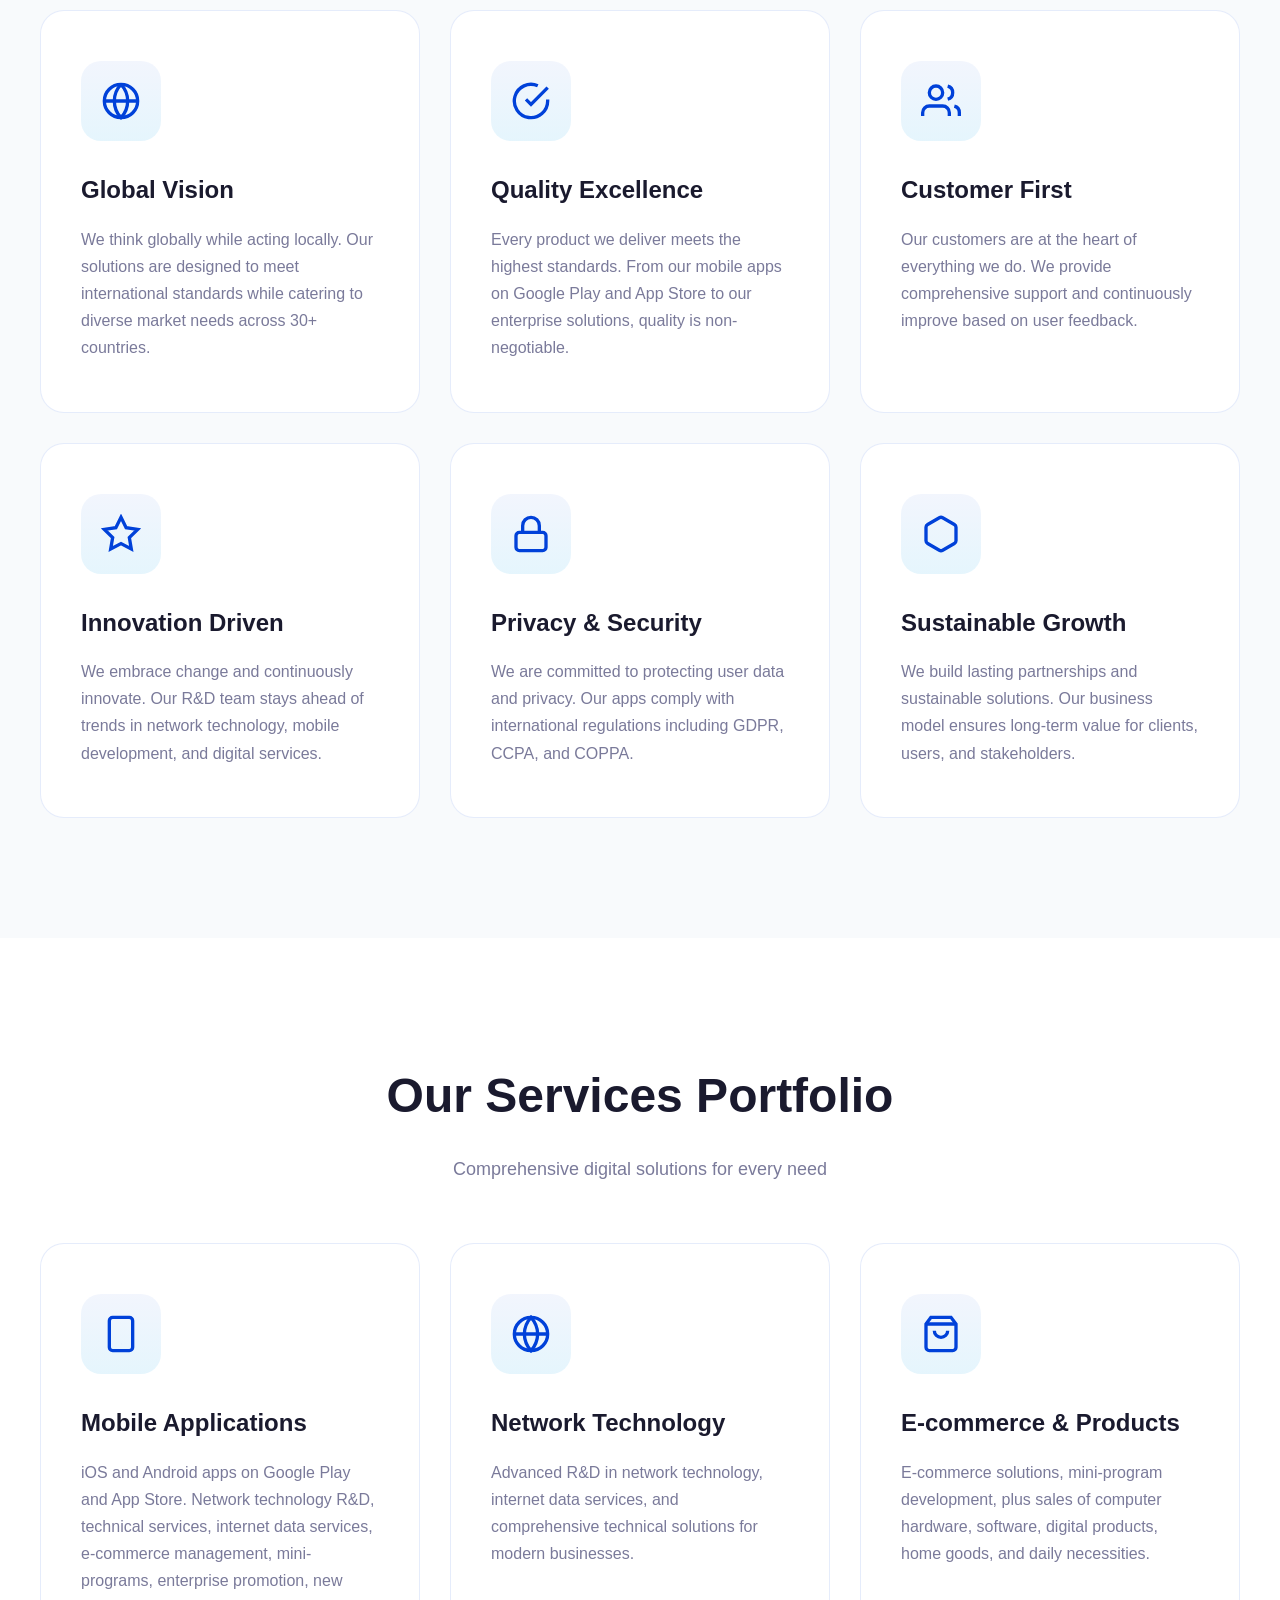
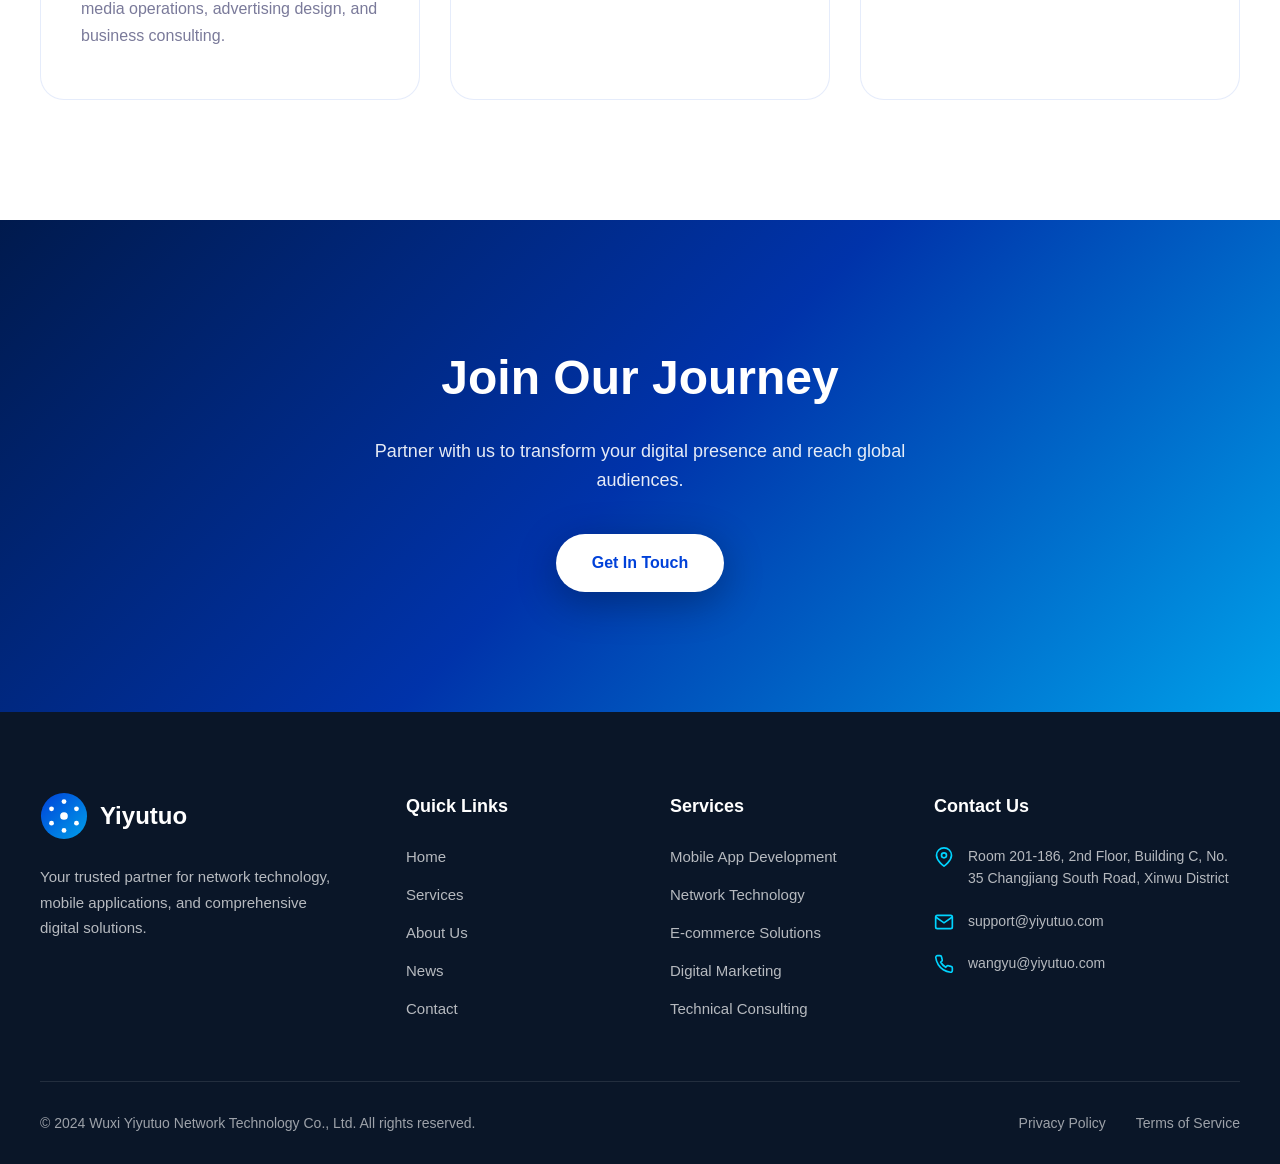
<file: about.html>
<!DOCTYPE html>
<html lang="en">
<head>
    <meta charset="UTF-8">
    <meta name="viewport" content="width=device-width, initial-scale=1.0">
    <meta name="description" content="About Wuxi Yiyutuo Network Technology Co., Ltd. - Learn about our company culture, mission, and the team behind our innovative digital solutions.">
    <meta name="robots" content="index, follow">
    <meta property="og:title" content="About Us - Yiyutuo">
    <link rel="canonical" href="https://yiyutuo.com/about.html">
    <title>About Us - Wuxi Yiyutuo Network Technology Co., Ltd.</title>
    <link rel="stylesheet" href="css/style.css">
</head>
<body>
    <header class="header">
        <div class="header-inner">
            <a href="index.html" class="logo">
                <svg width="48" height="48" viewBox="0 0 100 100"><defs><linearGradient id="lg3" x1="0%" y1="0%" x2="100%" y2="100%"><stop offset="0%" stop-color="#0041d9"/><stop offset="100%" stop-color="#00a0e9"/></linearGradient></defs><circle cx="50" cy="50" r="48" fill="url(#lg3)"/><g fill="white"><circle cx="50" cy="50" r="8"/><circle cx="50" cy="20" r="5"/><circle cx="76" cy="35" r="5"/><circle cx="76" cy="65" r="5"/><circle cx="50" cy="80" r="5"/><circle cx="24" cy="65" r="5"/><circle cx="24" cy="35" r="5"/></g></svg>
                <span class="logo-text">Yi<span>Yu</span>Tuo</span>
            </a>
            <nav class="nav-menu">
                <a href="index.html" class="nav-item">Home</a>
                <a href="services.html" class="nav-item">Services</a>
                <a href="about.html" class="nav-item active">About Us</a>
                <a href="news.html" class="nav-item">News</a>
                <a href="contact.html" class="nav-item">Contact</a>
            </nav>
            <button class="menu-toggle"><span></span><span></span><span></span></button>
        </div>
    </header>

    <section class="page-header">
        <div class="container">
            <h1>About Us</h1>
            <p>Pioneering digital innovation since day one</p>
        </div>
    </section>

    <section class="section">
        <div class="container">
            <div class="about-content">
                <div class="about-text">
                    <h2>Our Story</h2>
                    <p>Wuxi Yiyutuo Network Technology Co., Ltd. was founded with a clear vision: to empower businesses and individuals through cutting-edge digital solutions. From our headquarters in Wuxi, China, we have grown into a global technology company serving clients across 30+ countries.</p>
                    <p>Our diverse portfolio of mobile applications, available on both Google Play and App Store, serves millions of users worldwide. We specialize in network technology R&D, internet data services, e-commerce solutions, mini-program development, enterprise promotion, new media operations, advertising design, business consulting, and digital product sales.</p>
                    <p>Our team of 100+ professionals brings together expertise in software development, design, marketing, and business strategy, enabling us to deliver comprehensive solutions that drive real results.</p>
                </div>
                <div class="about-visual">
                    <div class="about-image-grid">
                        <div class="about-image-box">
                            <svg viewBox="0 0 24 24" fill="none" stroke="currentColor" stroke-width="2"><path d="M12 2L2 7l10 5 10-5-10-5z"/><path d="M2 17l10 5 10-5M2 12l10 5 10-5"/></svg>
                            <h3>2014</h3>
                            <p>Founded</p>
                        </div>
                        <div class="about-image-box">
                            <svg viewBox="0 0 24 24" fill="none" stroke="currentColor" stroke-width="2"><circle cx="12" cy="12" r="10"/><path d="M2 12h20M12 2a15.3 15.3 0 0 1 4 10 15.3 15.3 0 0 1-4 10 15.3 15.3 0 0 1-4-10 15.3 15.3 0 0 1 4-10z"/></svg>
                            <h3>30+</h3>
                            <p>Countries</p>
                        </div>
                        <div class="about-image-box">
                            <svg viewBox="0 0 24 24" fill="none" stroke="currentColor" stroke-width="2"><path d="M17 21v-2a4 4 0 0 0-4-4H5a4 4 0 0 0-4 4v2"/><circle cx="9" cy="7" r="4"/><path d="M23 21v-2a4 4 0 0 0-3-3.87M16 3.13a4 4 0 0 1 0 7.75"/></svg>
                            <h3>100+</h3>
                            <p>Team Members</p>
                        </div>
                        <div class="about-image-box">
                            <svg viewBox="0 0 24 24" fill="none" stroke="currentColor" stroke-width="2"><rect x="5" y="2" width="14" height="20" rx="2"/><line x1="12" y1="18" x2="12.01" y2="18"/></svg>
                            <h3>50M+</h3>
                            <p>Downloads</p>
                        </div>
                    </div>
                </div>
            </div>
        </div>
    </section>

    <section class="section" style="background: var(--bg-light);">
        <div class="container">
            <h2 class="section-title">Our Mission & Values</h2>
            <p class="section-subtitle">Guiding principles that drive everything we do</p>
            
            <div class="services-grid">
                <div class="service-card">
                    <div class="service-icon"><svg viewBox="0 0 24 24" fill="none" stroke="currentColor" stroke-width="2"><circle cx="12" cy="12" r="10"/><path d="M12 2a14.5 14.5 0 0 0 0 20 14.5 14.5 0 0 0 0-20M2 12h20"/></svg></div>
                    <h3>Global Vision</h3>
                    <p>We think globally while acting locally. Our solutions are designed to meet international standards while catering to diverse market needs across 30+ countries.</p>
                </div>
                <div class="service-card">
                    <div class="service-icon"><svg viewBox="0 0 24 24" fill="none" stroke="currentColor" stroke-width="2"><path d="M22 11.08V12a10 10 0 1 1-5.93-9.14"/><polyline points="22 4 12 14.01 9 11.01"/></svg></div>
                    <h3>Quality Excellence</h3>
                    <p>Every product we deliver meets the highest standards. From our mobile apps on Google Play and App Store to our enterprise solutions, quality is non-negotiable.</p>
                </div>
                <div class="service-card">
                    <div class="service-icon"><svg viewBox="0 0 24 24" fill="none" stroke="currentColor" stroke-width="2"><path d="M17 21v-2a4 4 0 0 0-4-4H5a4 4 0 0 0-4 4v2"/><circle cx="9" cy="7" r="4"/><path d="M23 21v-2a4 4 0 0 0-3-3.87M16 3.13a4 4 0 0 1 0 7.75"/></svg></div>
                    <h3>Customer First</h3>
                    <p>Our customers are at the heart of everything we do. We provide comprehensive support and continuously improve based on user feedback.</p>
                </div>
                <div class="service-card">
                    <div class="service-icon"><svg viewBox="0 0 24 24" fill="none" stroke="currentColor" stroke-width="2"><polygon points="12 2 15.09 8.26 22 9.27 17 14.14 18.18 21.02 12 17.77 5.82 21.02 7 14.14 2 9.27 8.91 8.26 12 2"/></svg></div>
                    <h3>Innovation Driven</h3>
                    <p>We embrace change and continuously innovate. Our R&D team stays ahead of trends in network technology, mobile development, and digital services.</p>
                </div>
                <div class="service-card">
                    <div class="service-icon"><svg viewBox="0 0 24 24" fill="none" stroke="currentColor" stroke-width="2"><rect x="3" y="11" width="18" height="11" rx="2"/><path d="M7 11V7a5 5 0 0 1 10 0v4"/></svg></div>
                    <h3>Privacy & Security</h3>
                    <p>We are committed to protecting user data and privacy. Our apps comply with international regulations including GDPR, CCPA, and COPPA.</p>
                </div>
                <div class="service-card">
                    <div class="service-icon"><svg viewBox="0 0 24 24" fill="none" stroke="currentColor" stroke-width="2"><path d="M21 16V8a2 2 0 0 0-1-1.73l-7-4a2 2 0 0 0-2 0l-7 4A2 2 0 0 0 3 8v8a2 2 0 0 0 1 1.73l7 4a2 2 0 0 0 2 0l7-4A2 2 0 0 0 21 16z"/></svg></div>
                    <h3>Sustainable Growth</h3>
                    <p>We build lasting partnerships and sustainable solutions. Our business model ensures long-term value for clients, users, and stakeholders.</p>
                </div>
            </div>
        </div>
    </section>

    <section class="section">
        <div class="container">
            <h2 class="section-title">Our Services Portfolio</h2>
            <p class="section-subtitle">Comprehensive digital solutions for every need</p>
            
            <div class="services-grid">
                <div class="service-card">
                    <div class="service-icon"><svg viewBox="0 0 24 24" fill="none" stroke="currentColor" stroke-width="2"><rect x="5" y="2" width="14" height="20" rx="2"/><line x1="12" y1="18" x2="12.01" y2="18"/></svg></div>
                    <h3>Mobile Applications</h3>
                    <p>iOS and Android apps on Google Play and App Store. Network technology R&D, technical services, internet data services, e-commerce management, mini-programs, enterprise promotion, new media operations, advertising design, and business consulting.</p>
                </div>
                <div class="service-card">
                    <div class="service-icon"><svg viewBox="0 0 24 24" fill="none" stroke="currentColor" stroke-width="2"><circle cx="12" cy="12" r="10"/><path d="M2 12h20M12 2a15.3 15.3 0 0 1 4 10 15.3 15.3 0 0 1-4 10 15.3 15.3 0 0 1-4-10 15.3 15.3 0 0 1 4-10z"/></svg></div>
                    <h3>Network Technology</h3>
                    <p>Advanced R&D in network technology, internet data services, and comprehensive technical solutions for modern businesses.</p>
                </div>
                <div class="service-card">
                    <div class="service-icon"><svg viewBox="0 0 24 24" fill="none" stroke="currentColor" stroke-width="2"><path d="M6 2L3 6v14a2 2 0 0 0 2 2h14a2 2 0 0 0 2-2V6l-3-4z"/><line x1="3" y1="6" x2="21" y2="6"/><path d="M16 10a4 4 0 0 1-8 0"/></svg></div>
                    <h3>E-commerce & Products</h3>
                    <p>E-commerce solutions, mini-program development, plus sales of computer hardware, software, digital products, home goods, and daily necessities.</p>
                </div>
            </div>
        </div>
    </section>

    <section class="section" style="background: var(--gradient-hero); text-align: center; color: white;">
        <div class="container">
            <h2 style="font-size: 48px; font-weight: 700; margin-bottom: 20px;">Join Our Journey</h2>
            <p style="font-size: 18px; max-width: 600px; margin: 0 auto 40px; opacity: 0.9;">Partner with us to transform your digital presence and reach global audiences.</p>
            <a href="contact.html" class="btn btn-primary">Get In Touch</a>
        </div>
    </section>

    <footer class="footer">
        <div class="container">
            <div class="footer-main">
                <div class="footer-brand">
                    <div class="footer-logo">
                        <svg width="48" height="48" viewBox="0 0 100 100"><defs><linearGradient id="flg3" x1="0%" y1="0%" x2="100%" y2="100%"><stop offset="0%" stop-color="#0041d9"/><stop offset="100%" stop-color="#00a0e9"/></linearGradient></defs><circle cx="50" cy="50" r="48" fill="url(#flg3)"/><g fill="white"><circle cx="50" cy="50" r="8"/><circle cx="50" cy="20" r="5"/><circle cx="76" cy="35" r="5"/><circle cx="76" cy="65" r="5"/><circle cx="50" cy="80" r="5"/><circle cx="24" cy="65" r="5"/><circle cx="24" cy="35" r="5"/></g></svg>
                        <span class="footer-logo-text">Yiyutuo</span>
                    </div>
                    <p class="footer-description">Your trusted partner for network technology, mobile applications, and comprehensive digital solutions.</p>
                </div>
                <div class="footer-column">
                    <h4>Quick Links</h4>
                    <div class="footer-links">
                        <a href="index.html" class="footer-link">Home</a>
                        <a href="services.html" class="footer-link">Services</a>
                        <a href="about.html" class="footer-link">About Us</a>
                        <a href="news.html" class="footer-link">News</a>
                        <a href="contact.html" class="footer-link">Contact</a>
                    </div>
                </div>
                <div class="footer-column">
                    <h4>Services</h4>
                    <div class="footer-links">
                        <a href="services.html" class="footer-link">Mobile App Development</a>
                        <a href="services.html" class="footer-link">Network Technology</a>
                        <a href="services.html" class="footer-link">E-commerce Solutions</a>
                        <a href="services.html" class="footer-link">Digital Marketing</a>
                        <a href="services.html" class="footer-link">Technical Consulting</a>
                    </div>
                </div>
                <div class="footer-column">
                    <h4>Contact Us</h4>
                    <div class="footer-contact-item">
                        <svg viewBox="0 0 24 24" fill="none" stroke="currentColor" stroke-width="2"><path d="M21 10c0 7-9 13-9 13s-9-6-9-13a9 9 0 0 1 18 0z"/><circle cx="12" cy="10" r="3"/></svg>
                        <span>Room 201-186, 2nd Floor, Building C, No. 35 Changjiang South Road, Xinwu District</span>
                    </div>
                    <div class="footer-contact-item">
                        <svg viewBox="0 0 24 24" fill="none" stroke="currentColor" stroke-width="2"><path d="M4 4h16c1.1 0 2 .9 2 2v12c0 1.1-.9 2-2 2H4c-1.1 0-2-.9-2-2V6c0-1.1.9-2 2-2z"/><polyline points="22,6 12,13 2,6"/></svg>
                        <span>support@yiyutuo.com</span>
                    </div>
                    <div class="footer-contact-item">
                        <svg viewBox="0 0 24 24" fill="none" stroke="currentColor" stroke-width="2"><path d="M22 16.92v3a2 2 0 0 1-2.18 2 19.79 19.79 0 0 1-8.63-3.07 19.5 19.5 0 0 1-6-6 19.79 19.79 0 0 1-3.07-8.67A2 2 0 0 1 4.11 2h3a2 2 0 0 1 2 1.72 12.84 12.84 0 0 0 .7 2.81 2 2 0 0 1-.45 2.11L8.09 9.91a16 16 0 0 0 6 6l1.27-1.27a2 2 0 0 1 2.11-.45 12.84 12.84 0 0 0 2.81.7A2 2 0 0 1 22 16.92z"/></svg>
                        <span>wangyu@yiyutuo.com</span>
                    </div>
                </div>
            </div>
            <div class="footer-bottom">
                <p class="footer-copyright">© 2024 Wuxi Yiyutuo Network Technology Co., Ltd. All rights reserved.</p>
                <div class="footer-legal">
                    <a href="privacy.html" class="footer-legal-link">Privacy Policy</a>
                    <a href="terms.html" class="footer-legal-link">Terms of Service</a>
                </div>
            </div>
        </div>
    </footer>
    <script src="js/main.js"></script>
</body>
</html>
</file>
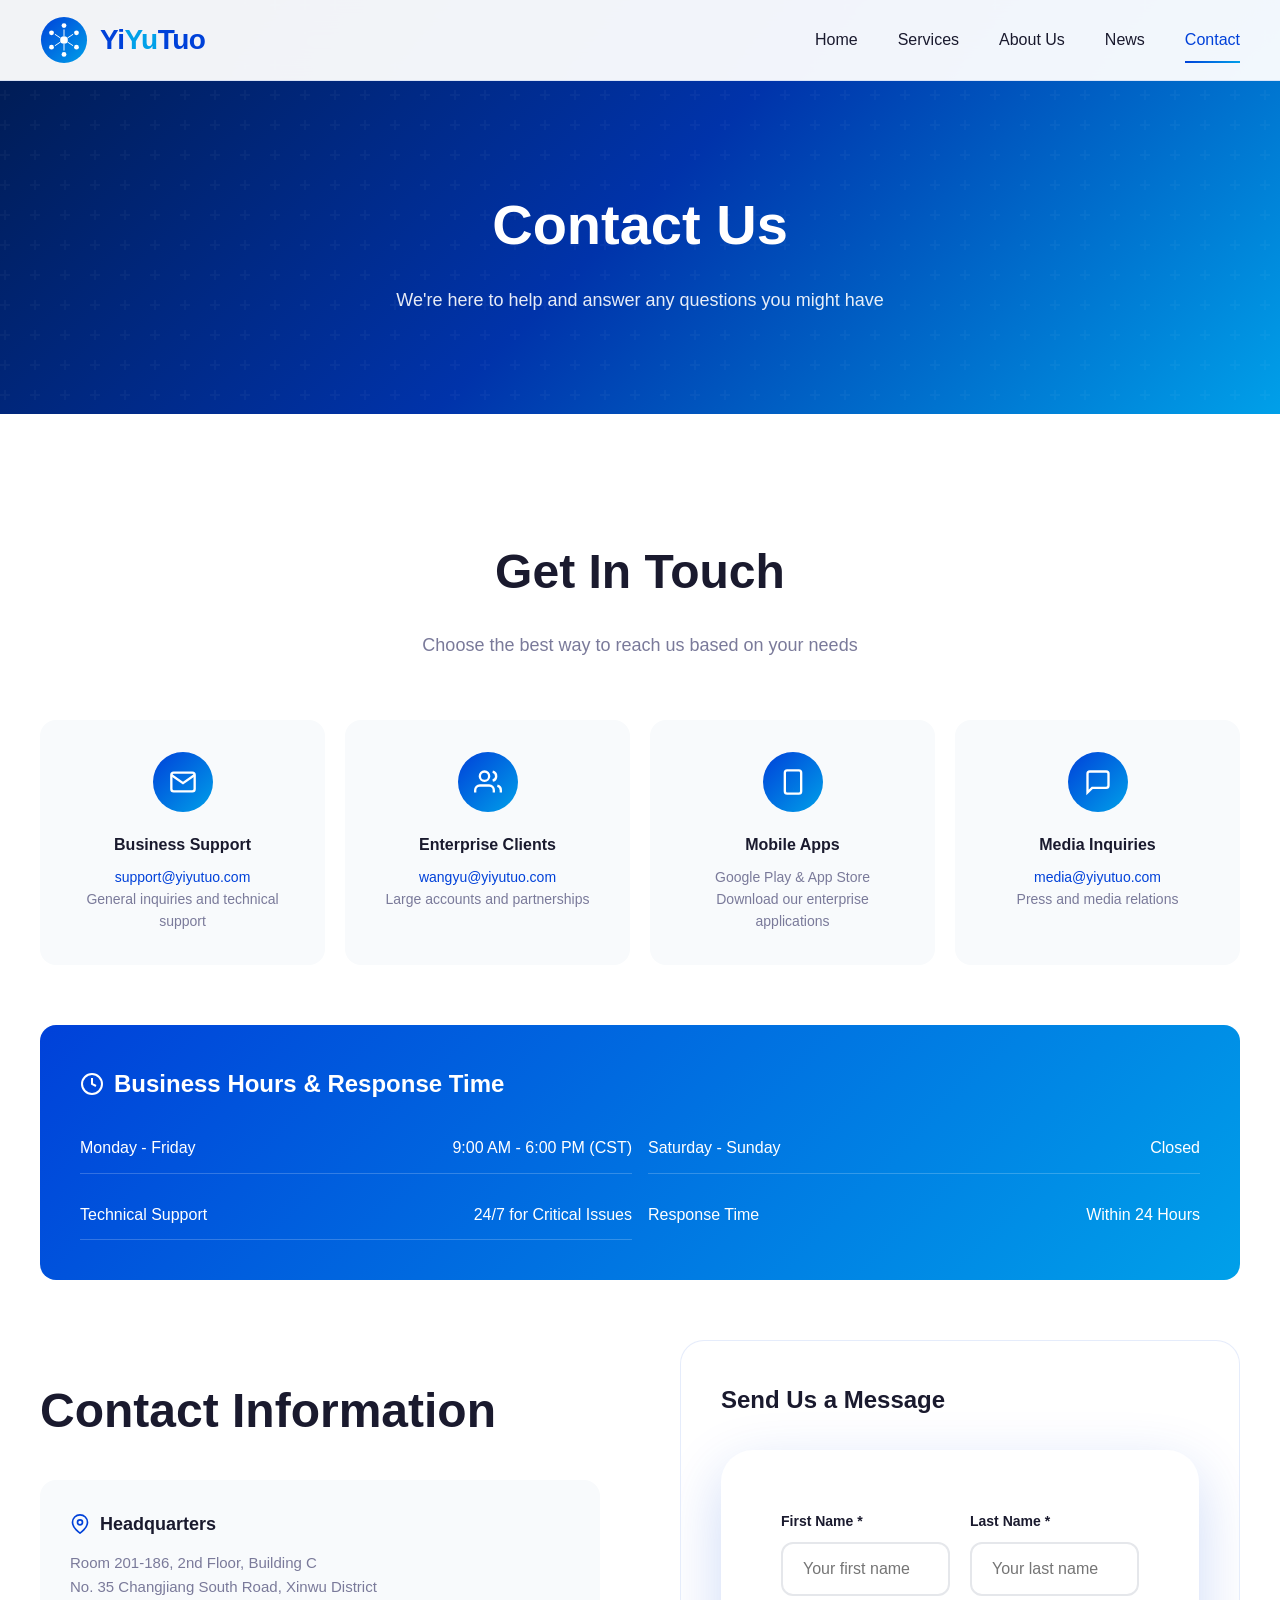
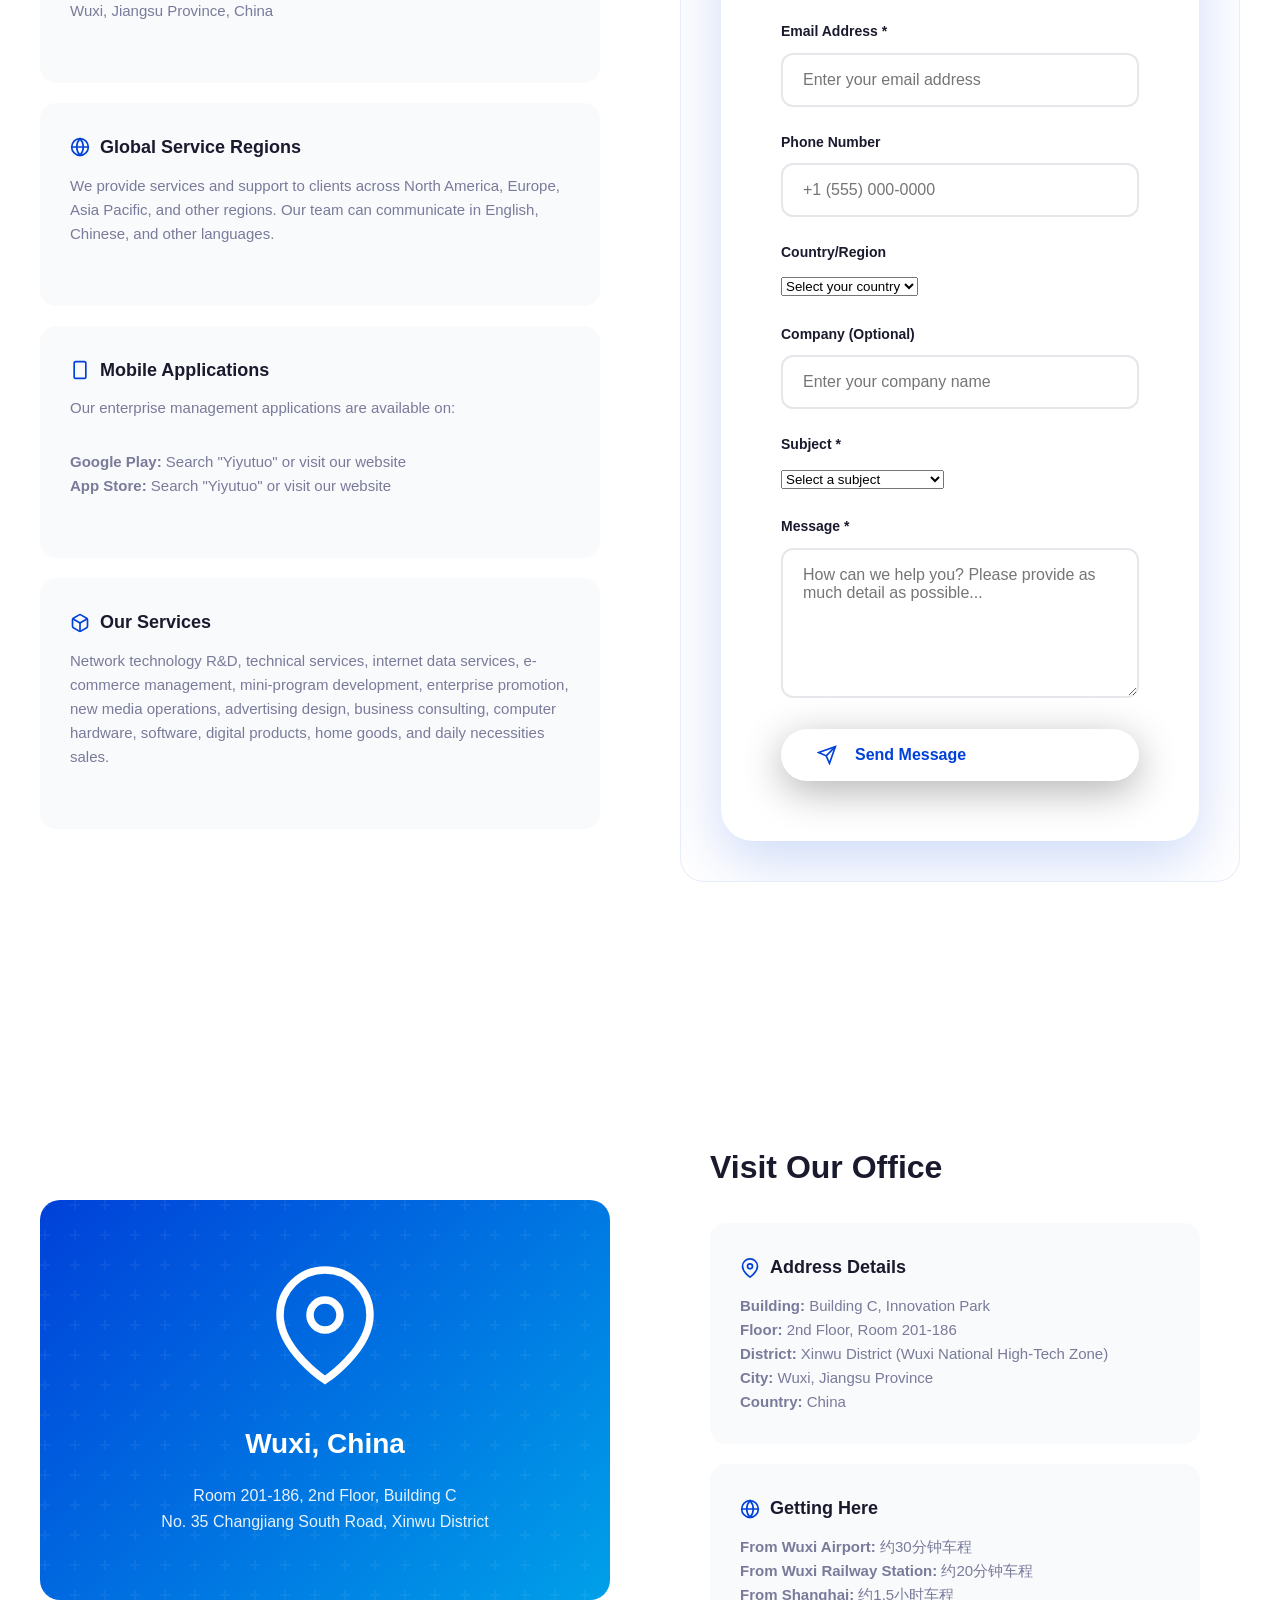
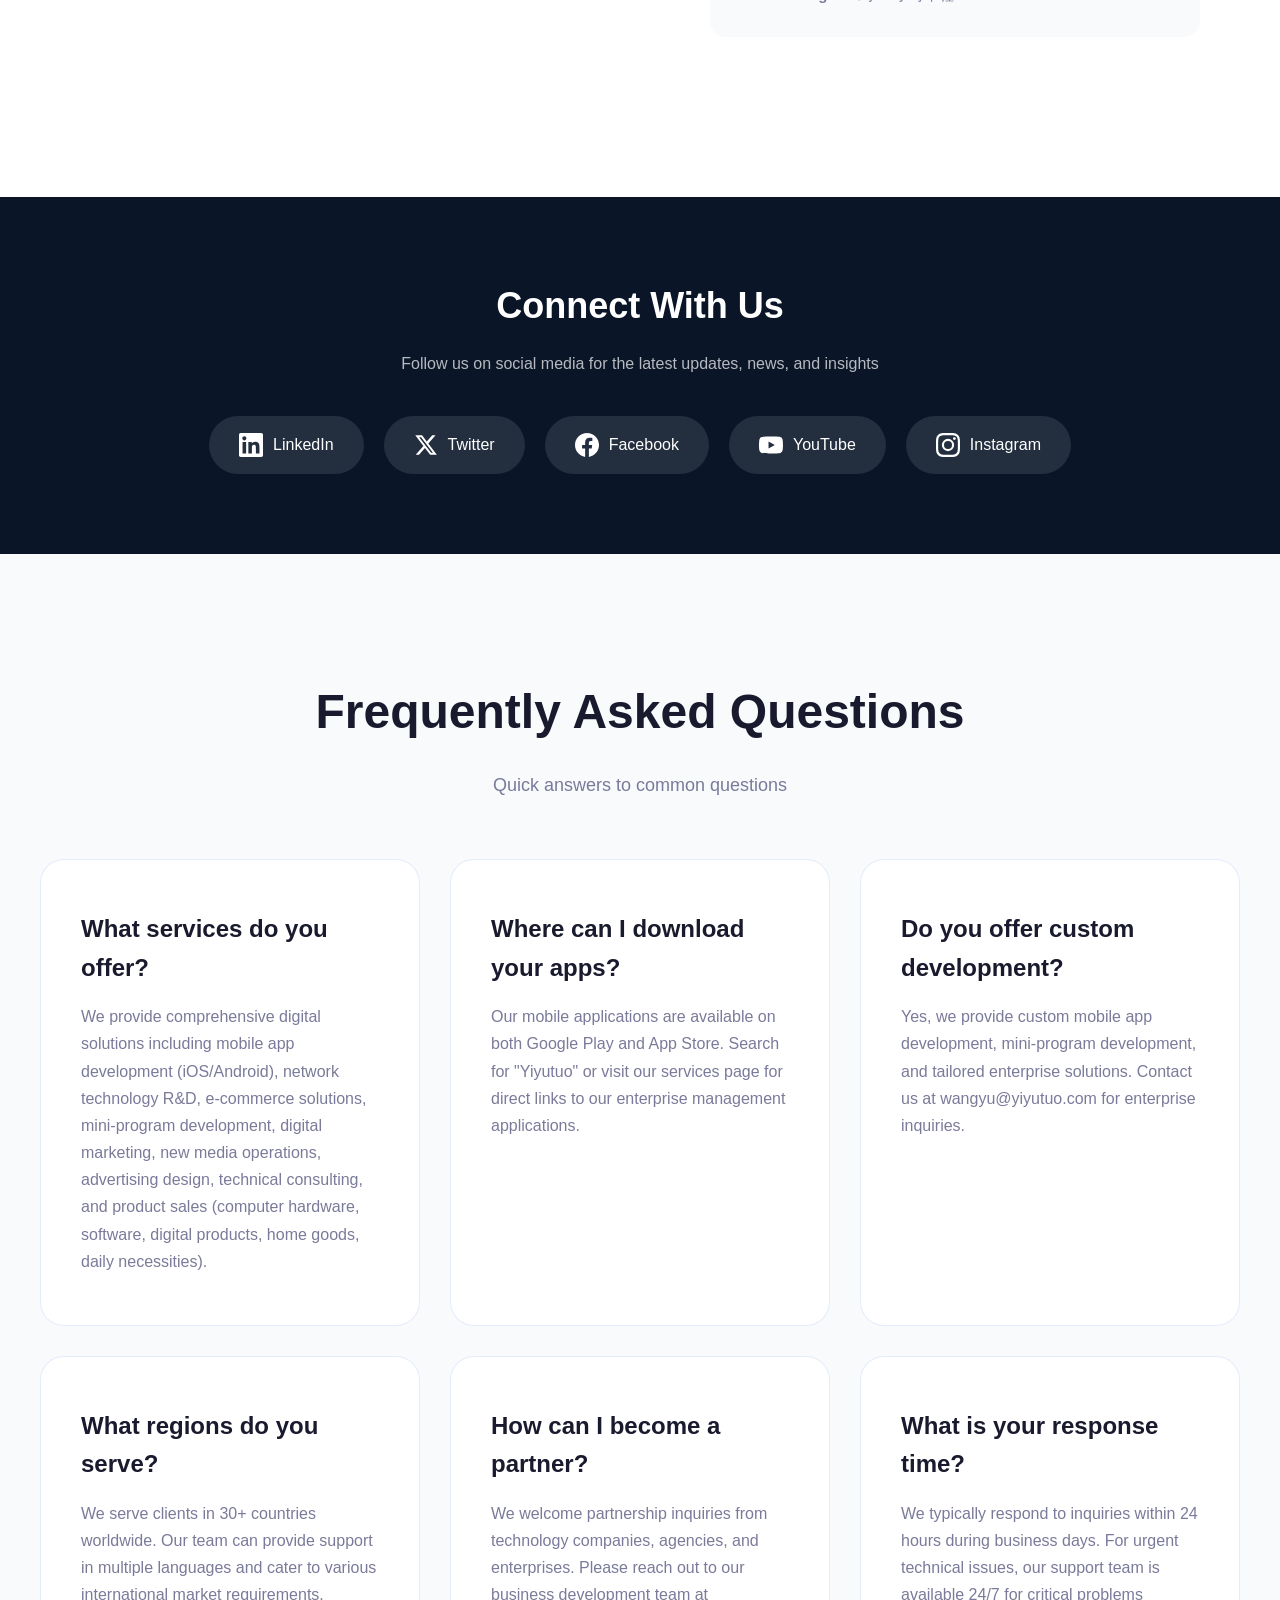
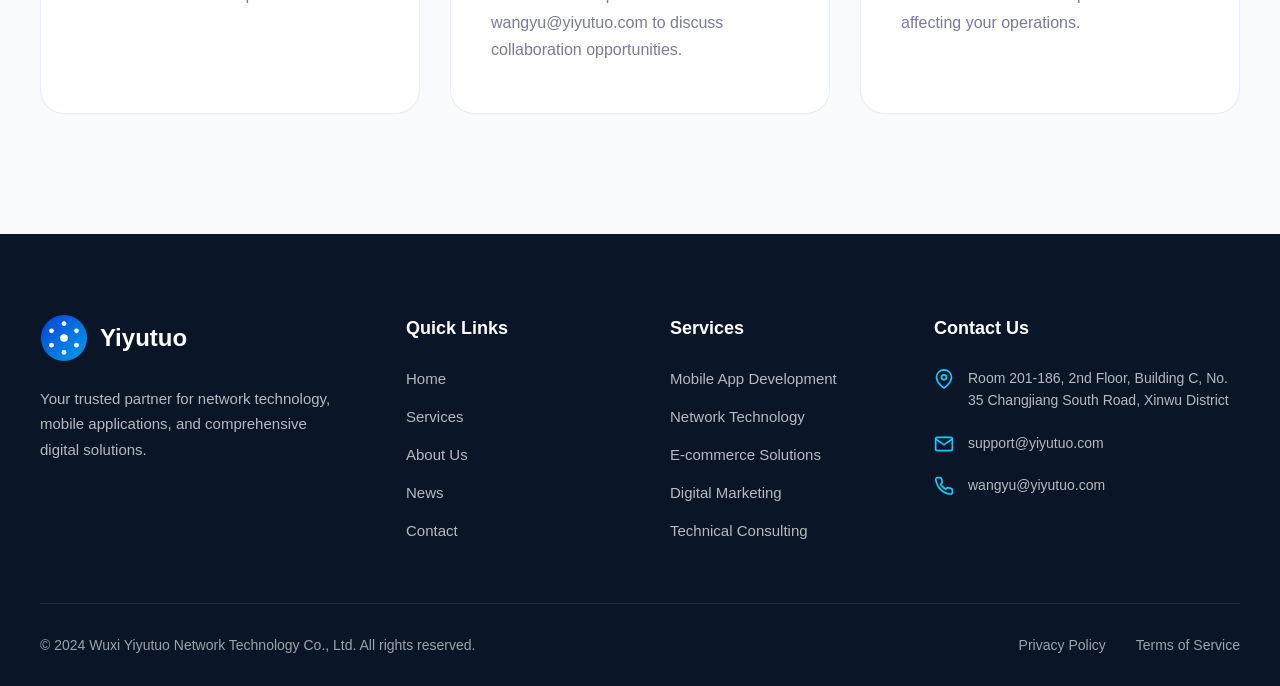
<file: contact.html>
<!DOCTYPE html>
<html lang="en">
<head>
    <meta charset="UTF-8">
    <meta name="viewport" content="width=device-width, initial-scale=1.0">
    <meta name="description" content="Contact Wuxi Yiyutuo Network Technology Co., Ltd. - Get in touch with us for business inquiries, technical support, and partnership opportunities.">
    <meta name="robots" content="index, follow">
    <meta property="og:title" content="Contact Us - Yiyutuo">
    <link rel="canonical" href="https://yiyutuo.com/contact.html">
    <title>Contact Us - Wuxi Yiyutuo Network Technology Co., Ltd.</title>
    <link rel="stylesheet" href="css/style.css">
</head>
<body>
    <header class="header">
        <div class="header-inner">
            <a href="index.html" class="logo">
                <svg width="48" height="48" viewBox="0 0 100 100">
                    <defs>
                        <linearGradient id="lg5" x1="0%" y1="0%" x2="100%" y2="100%">
                            <stop offset="0%" stop-color="#0041d9"/>
                            <stop offset="100%" stop-color="#00a0e9"/>
                        </linearGradient>
                    </defs>
                    <circle cx="50" cy="50" r="48" fill="url(#lg5)"/>
                    <g fill="white">
                        <circle cx="50" cy="50" r="8"/>
                        <circle cx="50" cy="20" r="5"/>
                        <circle cx="76" cy="35" r="5"/>
                        <circle cx="76" cy="65" r="5"/>
                        <circle cx="50" cy="80" r="5"/>
                        <circle cx="24" cy="65" r="5"/>
                        <circle cx="24" cy="35" r="5"/>
                    </g>
                    <g stroke="white" stroke-width="2">
                        <line x1="50" y1="42" x2="50" y2="28"/>
                        <line x1="57" y1="46" x2="69" y2="38"/>
                        <line x1="57" y1="54" x2="69" y2="62"/>
                        <line x1="50" y1="58" x2="50" y2="72"/>
                        <line x1="43" y1="54" x2="31" y2="62"/>
                        <line x1="43" y1="46" x2="31" y2="38"/>
                    </g>
                </svg>
                <span class="logo-text">Yi<span>Yu</span>Tuo</span>
            </a>
            <nav class="nav-menu">
                <a href="index.html" class="nav-item">Home</a>
                <a href="services.html" class="nav-item">Services</a>
                <a href="about.html" class="nav-item">About Us</a>
                <a href="news.html" class="nav-item">News</a>
                <a href="contact.html" class="nav-item active">Contact</a>
            </nav>
            <button class="menu-toggle" aria-label="Toggle Menu">
                <span></span>
                <span></span>
                <span></span>
            </button>
        </div>
    </header>

    <section class="page-header">
        <div class="container">
            <h1>Contact Us</h1>
            <p>We're here to help and answer any questions you might have</p>
        </div>
    </section>

    <!-- Contact Methods Section -->
    <section class="section">
        <div class="container">
            <h2 class="section-title">Get In Touch</h2>
            <p class="section-subtitle">Choose the best way to reach us based on your needs</p>
            
            <div class="contact-methods">
                <div class="contact-method-card">
                    <div class="contact-method-icon">
                        <svg viewBox="0 0 24 24" fill="none" stroke="currentColor" stroke-width="2">
                            <path d="M4 4h16c1.1 0 2 .9 2 2v12c0 1.1-.9 2-2 2H4c-1.1 0-2-.9-2-2V6c0-1.1.9-2 2-2z"></path>
                            <polyline points="22,6 12,13 2,6"></polyline>
                        </svg>
                    </div>
                    <h4>Business Support</h4>
                    <p><a href="mailto:support@yiyutuo.com">support@yiyutuo.com</a></p>
                    <p>General inquiries and technical support</p>
                </div>
                <div class="contact-method-card">
                    <div class="contact-method-icon">
                        <svg viewBox="0 0 24 24" fill="none" stroke="currentColor" stroke-width="2">
                            <path d="M17 21v-2a4 4 0 0 0-4-4H5a4 4 0 0 0-4 4v2"></path>
                            <circle cx="9" cy="7" r="4"></circle>
                            <path d="M23 21v-2a4 4 0 0 0-3-3.87"></path>
                            <path d="M16 3.13a4 4 0 0 1 0 7.75"></path>
                        </svg>
                    </div>
                    <h4>Enterprise Clients</h4>
                    <p><a href="mailto:wangyu@yiyutuo.com">wangyu@yiyutuo.com</a></p>
                    <p>Large accounts and partnerships</p>
                </div>
                <div class="contact-method-card">
                    <div class="contact-method-icon">
                        <svg viewBox="0 0 24 24" fill="none" stroke="currentColor" stroke-width="2">
                            <rect x="5" y="2" width="14" height="20" rx="2" ry="2"></rect>
                            <line x1="12" y1="18" x2="12.01" y2="18"></line>
                        </svg>
                    </div>
                    <h4>Mobile Apps</h4>
                    <p>Google Play & App Store</p>
                    <p>Download our enterprise applications</p>
                </div>
                <div class="contact-method-card">
                    <div class="contact-method-icon">
                        <svg viewBox="0 0 24 24" fill="none" stroke="currentColor" stroke-width="2">
                            <path d="M21 15a2 2 0 0 1-2 2H7l-4 4V5a2 2 0 0 1 2-2h14a2 2 0 0 1 2 2z"></path>
                        </svg>
                    </div>
                    <h4>Media Inquiries</h4>
                    <p><a href="mailto:media@yiyutuo.com">media@yiyutuo.com</a></p>
                    <p>Press and media relations</p>
                </div>
            </div>

            <!-- Business Hours -->
            <div class="business-hours">
                <h3>
                    <svg viewBox="0 0 24 24" fill="none" stroke="currentColor" stroke-width="2">
                        <circle cx="12" cy="12" r="10"></circle>
                        <polyline points="12 6 12 12 16 14"></polyline>
                    </svg>
                    Business Hours & Response Time
                </h3>
                <div class="hours-grid">
                    <div class="hours-item">
                        <span>Monday - Friday</span>
                        <span>9:00 AM - 6:00 PM (CST)</span>
                    </div>
                    <div class="hours-item">
                        <span>Saturday - Sunday</span>
                        <span>Closed</span>
                    </div>
                    <div class="hours-item">
                        <span>Technical Support</span>
                        <span>24/7 for Critical Issues</span>
                    </div>
                    <div class="hours-item">
                        <span>Response Time</span>
                        <span>Within 24 Hours</span>
                    </div>
                </div>
            </div>

            <!-- Main Contact Content -->
            <div class="about-content">
                <div class="about-text">
                    <h2>Contact Information</h2>
                    
                    <div class="office-card">
                        <h4>
                            <svg viewBox="0 0 24 24" fill="none" stroke="currentColor" stroke-width="2">
                                <path d="M21 10c0 7-9 13-9 13s-9-6-9-13a9 9 0 0 1 18 0z"></path>
                                <circle cx="12" cy="10" r="3"></circle>
                            </svg>
                            Headquarters
                        </h4>
                        <p>Room 201-186, 2nd Floor, Building C<br>
                        No. 35 Changjiang South Road, Xinwu District<br>
                        Wuxi, Jiangsu Province, China</p>
                    </div>
                    
                    <div class="office-card">
                        <h4>
                            <svg viewBox="0 0 24 24" fill="none" stroke="currentColor" stroke-width="2">
                                <circle cx="12" cy="12" r="10"></circle>
                                <path d="M2 12h20M12 2a15.3 15.3 0 0 1 4 10 15.3 15.3 0 0 1-4 10 15.3 15.3 0 0 1-4-10 15.3 15.3 0 0 1 4-10z"></path>
                            </svg>
                            Global Service Regions
                        </h4>
                        <p>We provide services and support to clients across North America, Europe, Asia Pacific, and other regions. Our team can communicate in English, Chinese, and other languages.</p>
                    </div>
                    
                    <div class="office-card">
                        <h4>
                            <svg viewBox="0 0 24 24" fill="none" stroke="currentColor" stroke-width="2">
                                <rect x="5" y="2" width="14" height="20" rx="2" ry="2"></rect>
                                <line x1="12" y1="18" x2="12.01" y2="18"></line>
                            </svg>
                            Mobile Applications
                        </h4>
                        <p>Our enterprise management applications are available on:</p>
                        <p style="margin-top: 10px;">
                            <strong>Google Play:</strong> Search "Yiyutuo" or visit our website<br>
                            <strong>App Store:</strong> Search "Yiyutuo" or visit our website
                        </p>
                    </div>
                    
                    <div class="office-card">
                        <h4>
                            <svg viewBox="0 0 24 24" fill="none" stroke="currentColor" stroke-width="2">
                                <path d="M21 16V8a2 2 0 0 0-1-1.73l-7-4a2 2 0 0 0-2 0l-7 4A2 2 0 0 0 3 8v8a2 2 0 0 0 1 1.73l7 4a2 2 0 0 0 2 0l7-4A2 2 0 0 0 21 16z"></path>
                                <polyline points="3.27 6.96 12 12.01 20.73 6.96"></polyline>
                                <line x1="12" y1="22.08" x2="12" y2="12"></line>
                            </svg>
                            Our Services
                        </h4>
                        <p>Network technology R&D, technical services, internet data services, e-commerce management, mini-program development, enterprise promotion, new media operations, advertising design, business consulting, computer hardware, software, digital products, home goods, and daily necessities sales.</p>
                    </div>
                </div>
                
                <div class="about-visual">
                    <div class="service-card" style="padding: 40px;">
                        <h3 style="margin-bottom: 30px;">Send Us a Message</h3>
                        <form class="contact-form" id="contactForm">
                            <div class="form-row">
                                <div class="form-group">
                                    <label for="firstName">First Name *</label>
                                    <input type="text" id="firstName" name="firstName" placeholder="Your first name" required>
                                </div>
                                <div class="form-group">
                                    <label for="lastName">Last Name *</label>
                                    <input type="text" id="lastName" name="lastName" placeholder="Your last name" required>
                                </div>
                            </div>
                            <div class="form-group">
                                <label for="email">Email Address *</label>
                                <input type="email" id="email" name="email" placeholder="Enter your email address" required>
                            </div>
                            <div class="form-group">
                                <label for="phone">Phone Number</label>
                                <input type="tel" id="phone" name="phone" placeholder="+1 (555) 000-0000">
                            </div>
                            <div class="form-group">
                                <label for="country">Country/Region</label>
                                <select id="country" name="country">
                                    <option value="">Select your country</option>
                                    <option value="US">United States</option>
                                    <option value="CA">Canada</option>
                                    <option value="UK">United Kingdom</option>
                                    <option value="DE">Germany</option>
                                    <option value="FR">France</option>
                                    <option value="AU">Australia</option>
                                    <option value="JP">Japan</option>
                                    <option value="CN">China</option>
                                    <option value="OTHER">Other</option>
                                </select>
                            </div>
                            <div class="form-group">
                                <label for="company">Company (Optional)</label>
                                <input type="text" id="company" name="company" placeholder="Enter your company name">
                            </div>
                            <div class="form-group">
                                <label for="subject">Subject *</label>
                                <select id="subject" name="subject" required>
                                    <option value="">Select a subject</option>
                                    <option value="business">Business Inquiry</option>
                                    <option value="support">Technical Support</option>
                                    <option value="partnership">Partnership Opportunity</option>
                                    <option value="apps">Mobile Apps</option>
                                    <option value="media">Media Inquiry</option>
                                    <option value="careers">Career Opportunities</option>
                                    <option value="other">Other</option>
                                </select>
                            </div>
                            <div class="form-group">
                                <label for="message">Message *</label>
                                <textarea id="message" name="message" placeholder="How can we help you? Please provide as much detail as possible..." required></textarea>
                            </div>
                            <button type="submit" class="btn btn-primary" style="width: 100%;">
                                <svg viewBox="0 0 24 24" fill="none" stroke="currentColor" stroke-width="2" width="20" height="20" style="display:inline;vertical-align:middle;margin-right:8px;">
                                    <line x1="22" y1="2" x2="11" y2="13"></line>
                                    <polygon points="22 2 15 22 11 13 2 9 22 2"></polygon>
                                </svg>
                                Send Message
                            </button>
                        </form>
                    </div>
                </div>
            </div>
        </div>
    </section>

    <!-- Map Section -->
    <section class="map-section">
        <div class="container">
            <div class="map-container">
                <div class="map-visual">
                    <div class="map-content">
                        <svg viewBox="0 0 24 24" fill="none" stroke="currentColor" stroke-width="1.5">
                            <path d="M21 10c0 7-9 13-9 13s-9-6-9-13a9 9 0 0 1 18 0z"></path>
                            <circle cx="12" cy="10" r="3"></circle>
                        </svg>
                        <h3>Wuxi, China</h3>
                        <p>Room 201-186, 2nd Floor, Building C<br>No. 35 Changjiang South Road, Xinwu District</p>
                    </div>
                </div>
                <div class="map-info">
                    <h3>Visit Our Office</h3>
                    <div class="office-card">
                        <h4>
                            <svg viewBox="0 0 24 24" fill="none" stroke="currentColor" stroke-width="2">
                                <path d="M21 10c0 7-9 13-9 13s-9-6-9-13a9 9 0 0 1 18 0z"></path>
                                <circle cx="12" cy="10" r="3"></circle>
                            </svg>
                            Address Details
                        </h4>
                        <p><strong>Building:</strong> Building C, Innovation Park</p>
                        <p><strong>Floor:</strong> 2nd Floor, Room 201-186</p>
                        <p><strong>District:</strong> Xinwu District (Wuxi National High-Tech Zone)</p>
                        <p><strong>City:</strong> Wuxi, Jiangsu Province</p>
                        <p><strong>Country:</strong> China</p>
                    </div>
                    <div class="office-card">
                        <h4>
                            <svg viewBox="0 0 24 24" fill="none" stroke="currentColor" stroke-width="2">
                                <circle cx="12" cy="12" r="10"></circle>
                                <path d="M2 12h20M12 2a15.3 15.3 0 0 1 4 10 15.3 15.3 0 0 1-4 10 15.3 15.3 0 0 1-4-10 15.3 15.3 0 0 1 4-10z"></path>
                            </svg>
                            Getting Here
                        </h4>
                        <p><strong>From Wuxi Airport:</strong> 约30分钟车程</p>
                        <p><strong>From Wuxi Railway Station:</strong> 约20分钟车程</p>
                        <p><strong>From Shanghai:</strong> 约1.5小时车程</p>
                    </div>
                </div>
            </div>
        </div>
    </section>

    <!-- Social Media Section -->
    <section class="social-section">
        <div class="container">
            <div class="social-content">
                <h2>Connect With Us</h2>
                <p>Follow us on social media for the latest updates, news, and insights</p>
                <div class="social-links">
                    <a href="#" class="social-link" title="LinkedIn">
                        <svg viewBox="0 0 24 24" fill="currentColor">
                            <path d="M20.447 20.452h-3.554v-5.569c0-1.328-.027-3.037-1.852-3.037-1.853 0-2.136 1.445-2.136 2.939v5.667H9.351V9h3.414v1.561h.046c.477-.9 1.637-1.85 3.37-1.85 3.601 0 4.267 2.37 4.267 5.455v6.286zM5.337 7.433c-1.144 0-2.063-.926-2.063-2.065 0-1.138.92-2.063 2.063-2.063 1.14 0 2.064.925 2.064 2.063 0 1.139-.925 2.065-2.064 2.065zm1.782 13.019H3.555V9h3.564v11.452zM22.225 0H1.771C.792 0 0 .774 0 1.729v20.542C0 23.227.792 24 1.771 24h20.451C23.2 24 24 23.227 24 22.271V1.729C24 .774 23.2 0 22.222 0h.003z"/>
                        </svg>
                        LinkedIn
                    </a>
                    <a href="#" class="social-link" title="Twitter/X">
                        <svg viewBox="0 0 24 24" fill="currentColor">
                            <path d="M18.244 2.25h3.308l-7.227 8.26 8.502 11.24H16.17l-5.214-6.817L4.99 21.75H1.68l7.73-8.835L1.254 2.25H8.08l4.713 6.231zm-1.161 17.52h1.833L7.084 4.126H5.117z"/>
                        </svg>
                        Twitter
                    </a>
                    <a href="#" class="social-link" title="Facebook">
                        <svg viewBox="0 0 24 24" fill="currentColor">
                            <path d="M24 12.073c0-6.627-5.373-12-12-12s-12 5.373-12 12c0 5.99 4.388 10.954 10.125 11.854v-8.385H7.078v-3.47h3.047V9.43c0-3.007 1.792-4.669 4.533-4.669 1.312 0 2.686.235 2.686.235v2.953H15.83c-1.491 0-1.956.925-1.956 1.874v2.25h3.328l-.532 3.47h-2.796v8.385C19.612 23.027 24 18.062 24 12.073z"/>
                        </svg>
                        Facebook
                    </a>
                    <a href="#" class="social-link" title="YouTube">
                        <svg viewBox="0 0 24 24" fill="currentColor">
                            <path d="M23.498 6.186a3.016 3.016 0 0 0-2.122-2.136C19.505 3.545 12 3.545 12 3.545s-7.505 0-9.377.505A3.017 3.017 0 0 0 .502 6.186C0 8.07 0 12 0 12s0 3.93.502 5.814a3.016 3.016 0 0 0 2.122 2.136c1.871.505 9.376.505 9.376.505s7.505 0 9.377-.505a3.015 3.015 0 0 0 2.122-2.136C24 15.93 24 12 24 12s0-3.93-.502-5.814zM9.545 15.568V8.432L15.818 12l-6.273 3.568z"/>
                        </svg>
                        YouTube
                    </a>
                    <a href="#" class="social-link" title="Instagram">
                        <svg viewBox="0 0 24 24" fill="currentColor">
                            <path d="M12 2.163c3.204 0 3.584.012 4.85.07 3.252.148 4.771 1.691 4.919 4.919.058 1.265.069 1.645.069 4.849 0 3.205-.012 3.584-.069 4.849-.149 3.225-1.664 4.771-4.919 4.919-1.266.058-1.644.07-4.85.07-3.204 0-3.584-.012-4.849-.07-3.26-.149-4.771-1.699-4.919-4.92-.058-1.265-.07-1.644-.07-4.849 0-3.204.013-3.583.07-4.849.149-3.227 1.664-4.771 4.919-4.919 1.266-.057 1.645-.069 4.849-.069zM12 0C8.741 0 8.333.014 7.053.072 2.695.272.273 2.69.073 7.052.014 8.333 0 8.741 0 12c0 3.259.014 3.668.072 4.948.2 4.358 2.618 6.78 6.98 6.98C8.333 23.986 8.741 24 12 24c3.259 0 3.668-.014 4.948-.072 4.354-.2 6.782-2.618 6.979-6.98.059-1.28.073-1.689.073-4.948 0-3.259-.014-3.667-.072-4.947-.196-4.354-2.617-6.78-6.979-6.98C15.668.014 15.259 0 12 0zm0 5.838a6.162 6.162 0 1 0 0 12.324 6.162 6.162 0 0 0 0-12.324zM12 16a4 4 0 1 1 0-8 4 4 0 0 1 0 8zm6.406-11.845a1.44 1.44 0 1 0 0 2.881 1.44 1.44 0 0 0 0-2.881z"/>
                        </svg>
                        Instagram
                    </a>
                </div>
            </div>
        </div>
    </section>

    <!-- FAQ Section -->
    <section class="section" style="background: var(--bg-light);">
        <div class="container">
            <h2 class="section-title">Frequently Asked Questions</h2>
            <p class="section-subtitle">Quick answers to common questions</p>
            
            <div class="services-grid">
                <div class="service-card" style="text-align: left;">
                    <h3>What services do you offer?</h3>
                    <p>We provide comprehensive digital solutions including mobile app development (iOS/Android), network technology R&D, e-commerce solutions, mini-program development, digital marketing, new media operations, advertising design, technical consulting, and product sales (computer hardware, software, digital products, home goods, daily necessities).</p>
                </div>
                <div class="service-card" style="text-align: left;">
                    <h3>Where can I download your apps?</h3>
                    <p>Our mobile applications are available on both Google Play and App Store. Search for "Yiyutuo" or visit our services page for direct links to our enterprise management applications.</p>
                </div>
                <div class="service-card" style="text-align: left;">
                    <h3>Do you offer custom development?</h3>
                    <p>Yes, we provide custom mobile app development, mini-program development, and tailored enterprise solutions. Contact us at wangyu@yiyutuo.com for enterprise inquiries.</p>
                </div>
                <div class="service-card" style="text-align: left;">
                    <h3>What regions do you serve?</h3>
                    <p>We serve clients in 30+ countries worldwide. Our team can provide support in multiple languages and cater to various international market requirements.</p>
                </div>
                <div class="service-card" style="text-align: left;">
                    <h3>How can I become a partner?</h3>
                    <p>We welcome partnership inquiries from technology companies, agencies, and enterprises. Please reach out to our business development team at wangyu@yiyutuo.com to discuss collaboration opportunities.</p>
                </div>
                <div class="service-card" style="text-align: left;">
                    <h3>What is your response time?</h3>
                    <p>We typically respond to inquiries within 24 hours during business days. For urgent technical issues, our support team is available 24/7 for critical problems affecting your operations.</p>
                </div>
            </div>
        </div>
    </section>

    <footer class="footer">
        <div class="container">
            <div class="footer-main">
                <div class="footer-brand">
                    <div class="footer-logo">
                        <svg width="48" height="48" viewBox="0 0 100 100">
                            <defs>
                                <linearGradient id="flg5" x1="0%" y1="0%" x2="100%" y2="100%">
                                    <stop offset="0%" stop-color="#0041d9"/>
                                    <stop offset="100%" stop-color="#00a0e9"/>
                                </linearGradient>
                            </defs>
                            <circle cx="50" cy="50" r="48" fill="url(#flg5)"/>
                            <g fill="white">
                                <circle cx="50" cy="50" r="8"/>
                                <circle cx="50" cy="20" r="5"/>
                                <circle cx="76" cy="35" r="5"/>
                                <circle cx="76" cy="65" r="5"/>
                                <circle cx="50" cy="80" r="5"/>
                                <circle cx="24" cy="65" r="5"/>
                                <circle cx="24" cy="35" r="5"/>
                            </g>
                        </svg>
                        <span class="footer-logo-text">Yiyutuo</span>
                    </div>
                    <p class="footer-description">Your trusted partner for network technology, mobile applications, and comprehensive digital solutions.</p>
                </div>
                <div class="footer-column">
                    <h4>Quick Links</h4>
                    <div class="footer-links">
                        <a href="index.html" class="footer-link">Home</a>
                        <a href="services.html" class="footer-link">Services</a>
                        <a href="about.html" class="footer-link">About Us</a>
                        <a href="news.html" class="footer-link">News</a>
                        <a href="contact.html" class="footer-link">Contact</a>
                    </div>
                </div>
                <div class="footer-column">
                    <h4>Services</h4>
                    <div class="footer-links">
                        <a href="services.html" class="footer-link">Mobile App Development</a>
                        <a href="services.html" class="footer-link">Network Technology</a>
                        <a href="services.html" class="footer-link">E-commerce Solutions</a>
                        <a href="services.html" class="footer-link">Digital Marketing</a>
                        <a href="services.html" class="footer-link">Technical Consulting</a>
                    </div>
                </div>
                <div class="footer-column">
                    <h4>Contact Us</h4>
                    <div class="footer-contact-item">
                        <svg viewBox="0 0 24 24" fill="none" stroke="currentColor" stroke-width="2">
                            <path d="M21 10c0 7-9 13-9 13s-9-6-9-13a9 9 0 0 1 18 0z"></path>
                            <circle cx="12" cy="10" r="3"></circle>
                        </svg>
                        <span>Room 201-186, 2nd Floor, Building C, No. 35 Changjiang South Road, Xinwu District</span>
                    </div>
                    <div class="footer-contact-item">
                        <svg viewBox="0 0 24 24" fill="none" stroke="currentColor" stroke-width="2">
                            <path d="M4 4h16c1.1 0 2 .9 2 2v12c0 1.1-.9 2-2 2H4c-1.1 0-2-.9-2-2V6c0-1.1.9-2 2-2z"></path>
                            <polyline points="22,6 12,13 2,6"></polyline>
                        </svg>
                        <span>support@yiyutuo.com</span>
                    </div>
                    <div class="footer-contact-item">
                        <svg viewBox="0 0 24 24" fill="none" stroke="currentColor" stroke-width="2">
                            <path d="M22 16.92v3a2 2 0 0 1-2.18 2 19.79 19.79 0 0 1-8.63-3.07 19.5 19.5 0 0 1-6-6 19.79 19.79 0 0 1-3.07-8.67A2 2 0 0 1 4.11 2h3a2 2 0 0 1 2 1.72 12.84 12.84 0 0 0 .7 2.81 2 2 0 0 1-.45 2.11L8.09 9.91a16 16 0 0 0 6 6l1.27-1.27a2 2 0 0 1 2.11-.45 12.84 12.84 0 0 0 2.81.7A2 2 0 0 1 22 16.92z"></path>
                        </svg>
                        <span>wangyu@yiyutuo.com</span>
                    </div>
                </div>
            </div>
            <div class="footer-bottom">
                <p class="footer-copyright">© 2024 Wuxi Yiyutuo Network Technology Co., Ltd. All rights reserved.</p>
                <div class="footer-legal">
                    <a href="privacy.html" class="footer-legal-link">Privacy Policy</a>
                    <a href="terms.html" class="footer-legal-link">Terms of Service</a>
                </div>
            </div>
        </div>
    </footer>
    <script src="js/main.js"></script>
</body>
</html>
</file>
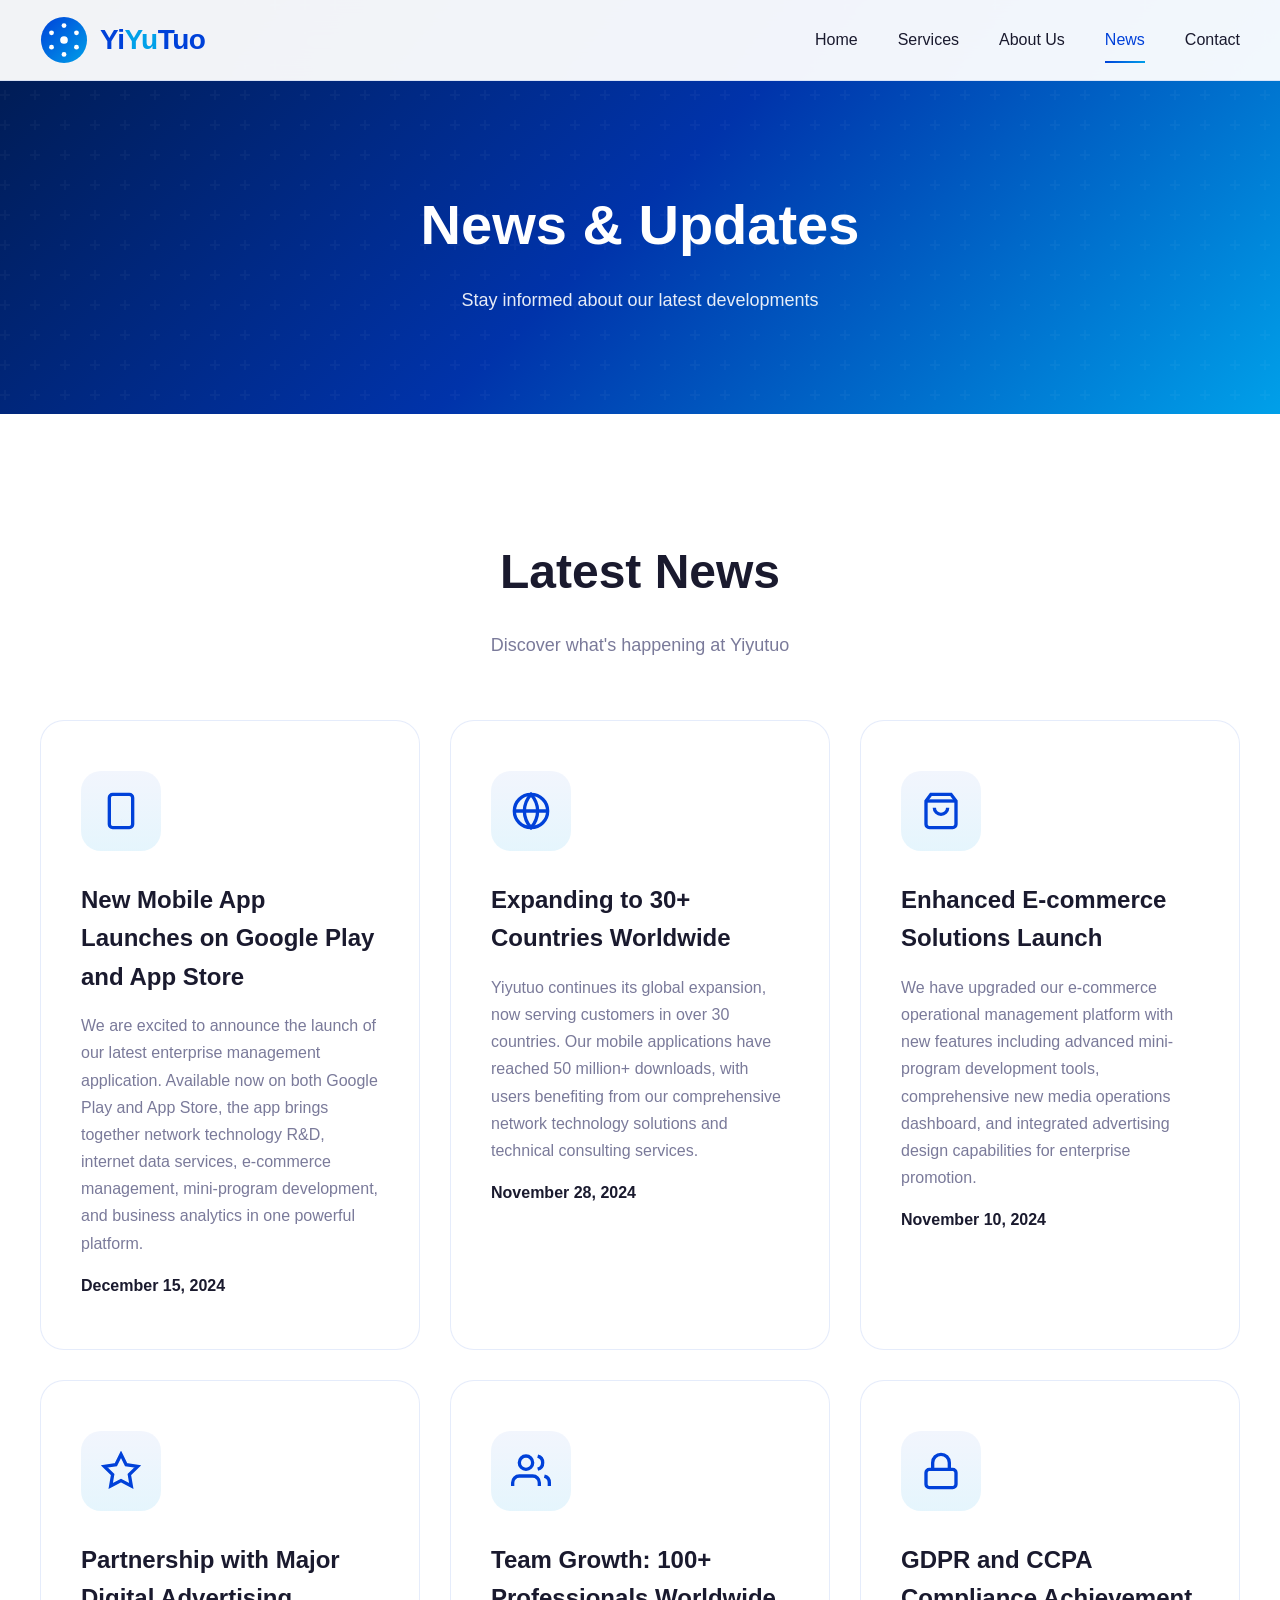
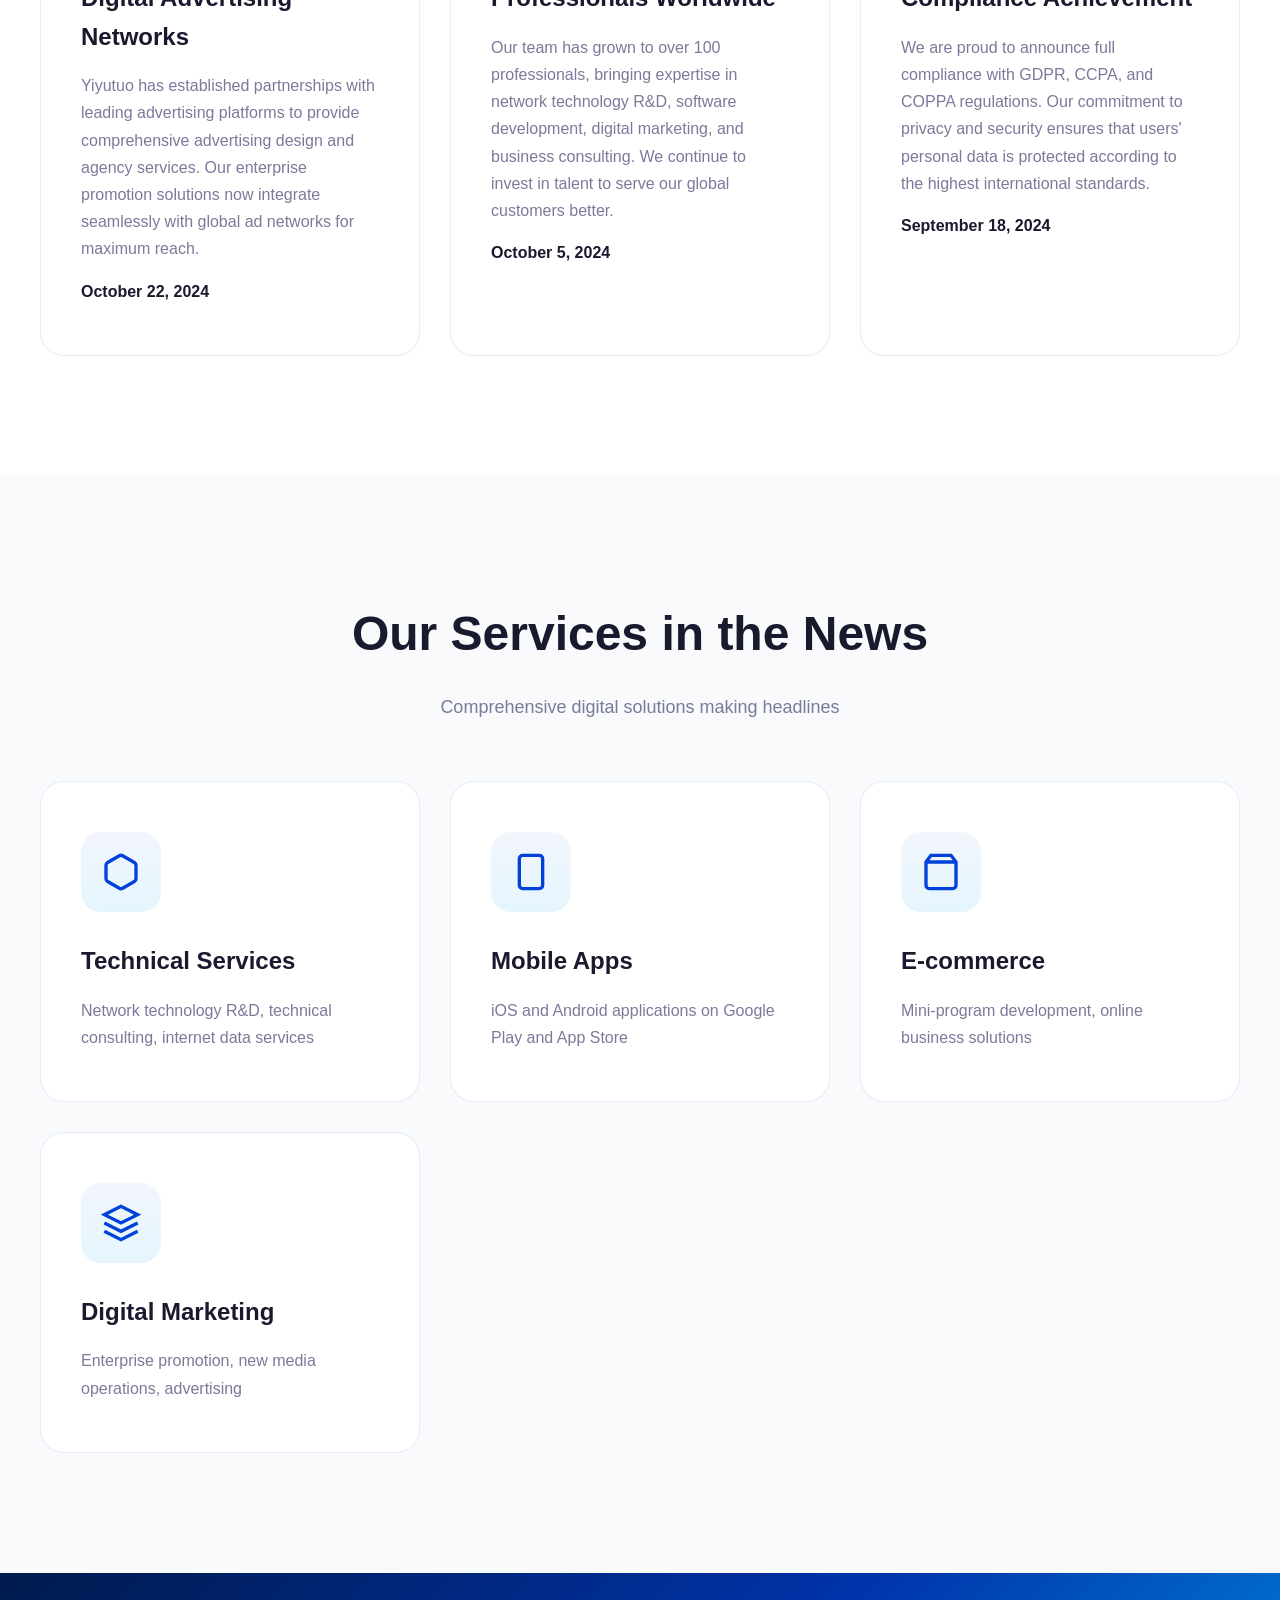
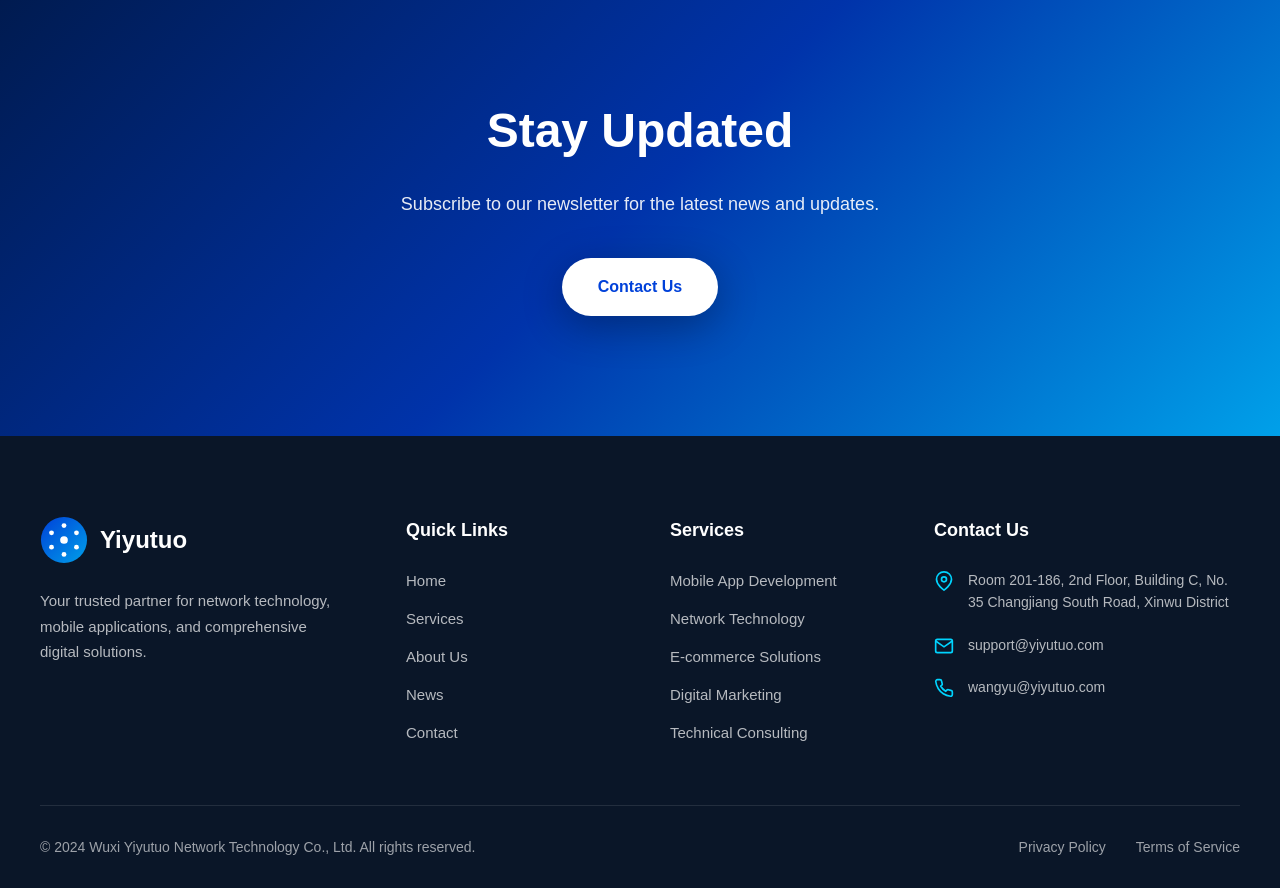
<file: news.html>
<!DOCTYPE html>
<html lang="en">
<head>
    <meta charset="UTF-8">
    <meta name="viewport" content="width=device-width, initial-scale=1.0">
    <meta name="description" content="Latest news and updates from Wuxi Yiyutuo Network Technology - Mobile apps, digital solutions, and company announcements.">
    <meta name="robots" content="index, follow">
    <meta property="og:title" content="News & Updates - Yiyutuo">
    <link rel="canonical" href="https://yiyutuo.com/news.html">
    <title>News & Updates - Wuxi Yiyutuo Network Technology Co., Ltd.</title>
    <link rel="stylesheet" href="css/style.css">
</head>
<body>
    <header class="header">
        <div class="header-inner">
            <a href="index.html" class="logo">
                <svg width="48" height="48" viewBox="0 0 100 100"><defs><linearGradient id="lg4" x1="0%" y1="0%" x2="100%" y2="100%"><stop offset="0%" stop-color="#0041d9"/><stop offset="100%" stop-color="#00a0e9"/></linearGradient></defs><circle cx="50" cy="50" r="48" fill="url(#lg4)"/><g fill="white"><circle cx="50" cy="50" r="8"/><circle cx="50" cy="20" r="5"/><circle cx="76" cy="35" r="5"/><circle cx="76" cy="65" r="5"/><circle cx="50" cy="80" r="5"/><circle cx="24" cy="65" r="5"/><circle cx="24" cy="35" r="5"/></g></svg>
                <span class="logo-text">Yi<span>Yu</span>Tuo</span>
            </a>
            <nav class="nav-menu">
                <a href="index.html" class="nav-item">Home</a>
                <a href="services.html" class="nav-item">Services</a>
                <a href="about.html" class="nav-item">About Us</a>
                <a href="news.html" class="nav-item active">News</a>
                <a href="contact.html" class="nav-item">Contact</a>
            </nav>
            <button class="menu-toggle"><span></span><span></span><span></span></button>
        </div>
    </header>

    <section class="page-header">
        <div class="container">
            <h1>News & Updates</h1>
            <p>Stay informed about our latest developments</p>
        </div>
    </section>

    <section class="section">
        <div class="container">
            <h2 class="section-title">Latest News</h2>
            <p class="section-subtitle">Discover what's happening at Yiyutuo</p>
            
            <div class="services-grid">
                <div class="service-card" style="text-align: left;">
                    <div class="service-icon"><svg viewBox="0 0 24 24" fill="none" stroke="currentColor" stroke-width="2"><rect x="5" y="2" width="14" height="20" rx="2"/><line x1="12" y1="18" x2="12.01" y2="18"/></svg></div>
                    <h3>New Mobile App Launches on Google Play and App Store</h3>
                    <p>We are excited to announce the launch of our latest enterprise management application. Available now on both Google Play and App Store, the app brings together network technology R&D, internet data services, e-commerce management, mini-program development, and business analytics in one powerful platform.</p>
                    <p style="color: var(--primary); margin-top: 15px;"><strong>December 15, 2024</strong></p>
                </div>
                
                <div class="service-card" style="text-align: left;">
                    <div class="service-icon"><svg viewBox="0 0 24 24" fill="none" stroke="currentColor" stroke-width="2"><circle cx="12" cy="12" r="10"/><path d="M2 12h20M12 2a15.3 15.3 0 0 1 4 10 15.3 15.3 0 0 1-4 10 15.3 15.3 0 0 1-4-10 15.3 15.3 0 0 1 4-10z"/></svg></div>
                    <h3>Expanding to 30+ Countries Worldwide</h3>
                    <p>Yiyutuo continues its global expansion, now serving customers in over 30 countries. Our mobile applications have reached 50 million+ downloads, with users benefiting from our comprehensive network technology solutions and technical consulting services.</p>
                    <p style="color: var(--primary); margin-top: 15px;"><strong>November 28, 2024</strong></p>
                </div>
                
                <div class="service-card" style="text-align: left;">
                    <div class="service-icon"><svg viewBox="0 0 24 24" fill="none" stroke="currentColor" stroke-width="2"><path d="M6 2L3 6v14a2 2 0 0 0 2 2h14a2 2 0 0 0 2-2V6l-3-4z"/><line x1="3" y1="6" x2="21" y2="6"/><path d="M16 10a4 4 0 0 1-8 0"/></svg></div>
                    <h3>Enhanced E-commerce Solutions Launch</h3>
                    <p>We have upgraded our e-commerce operational management platform with new features including advanced mini-program development tools, comprehensive new media operations dashboard, and integrated advertising design capabilities for enterprise promotion.</p>
                    <p style="color: var(--primary); margin-top: 15px;"><strong>November 10, 2024</strong></p>
                </div>
                
                <div class="service-card" style="text-align: left;">
                    <div class="service-icon"><svg viewBox="0 0 24 24" fill="none" stroke="currentColor" stroke-width="2"><polygon points="12 2 15.09 8.26 22 9.27 17 14.14 18.18 21.02 12 17.77 5.82 21.02 7 14.14 2 9.27 8.91 8.26 12 2"/></svg></div>
                    <h3>Partnership with Major Digital Advertising Networks</h3>
                    <p>Yiyutuo has established partnerships with leading advertising platforms to provide comprehensive advertising design and agency services. Our enterprise promotion solutions now integrate seamlessly with global ad networks for maximum reach.</p>
                    <p style="color: var(--primary); margin-top: 15px;"><strong>October 22, 2024</strong></p>
                </div>
                
                <div class="service-card" style="text-align: left;">
                    <div class="service-icon"><svg viewBox="0 0 24 24" fill="none" stroke="currentColor" stroke-width="2"><path d="M17 21v-2a4 4 0 0 0-4-4H5a4 4 0 0 0-4 4v2"/><circle cx="9" cy="7" r="4"/><path d="M23 21v-2a4 4 0 0 0-3-3.87M16 3.13a4 4 0 0 1 0 7.75"/></svg></div>
                    <h3>Team Growth: 100+ Professionals Worldwide</h3>
                    <p>Our team has grown to over 100 professionals, bringing expertise in network technology R&D, software development, digital marketing, and business consulting. We continue to invest in talent to serve our global customers better.</p>
                    <p style="color: var(--primary); margin-top: 15px;"><strong>October 5, 2024</strong></p>
                </div>
                
                <div class="service-card" style="text-align: left;">
                    <div class="service-icon"><svg viewBox="0 0 24 24" fill="none" stroke="currentColor" stroke-width="2"><rect x="3" y="11" width="18" height="11" rx="2"/><path d="M7 11V7a5 5 0 0 1 10 0v4"/></svg></div>
                    <h3>GDPR and CCPA Compliance Achievement</h3>
                    <p>We are proud to announce full compliance with GDPR, CCPA, and COPPA regulations. Our commitment to privacy and security ensures that users' personal data is protected according to the highest international standards.</p>
                    <p style="color: var(--primary); margin-top: 15px;"><strong>September 18, 2024</strong></p>
                </div>
            </div>
        </div>
    </section>

    <section class="section" style="background: var(--bg-light);">
        <div class="container">
            <h2 class="section-title">Our Services in the News</h2>
            <p class="section-subtitle">Comprehensive digital solutions making headlines</p>
            
            <div class="services-grid">
                <div class="service-card">
                    <div class="service-icon"><svg viewBox="0 0 24 24" fill="none" stroke="currentColor" stroke-width="2"><path d="M21 16V8a2 2 0 0 0-1-1.73l-7-4a2 2 0 0 0-2 0l-7 4A2 2 0 0 0 3 8v8a2 2 0 0 0 1 1.73l7 4a2 2 0 0 0 2 0l7-4A2 2 0 0 0 21 16z"/></svg></div>
                    <h3>Technical Services</h3>
                    <p>Network technology R&D, technical consulting, internet data services</p>
                </div>
                <div class="service-card">
                    <div class="service-icon"><svg viewBox="0 0 24 24" fill="none" stroke="currentColor" stroke-width="2"><rect x="5" y="2" width="14" height="20" rx="2"/><line x1="12" y1="18" x2="12.01" y2="18"/></svg></div>
                    <h3>Mobile Apps</h3>
                    <p>iOS and Android applications on Google Play and App Store</p>
                </div>
                <div class="service-card">
                    <div class="service-icon"><svg viewBox="0 0 24 24" fill="none" stroke="currentColor" stroke-width="2"><path d="M6 2L3 6v14a2 2 0 0 0 2 2h14a2 2 0 0 0 2-2V6l-3-4z"/><line x1="3" y1="6" x2="21" y2="6"/></svg></div>
                    <h3>E-commerce</h3>
                    <p>Mini-program development, online business solutions</p>
                </div>
                <div class="service-card">
                    <div class="service-icon"><svg viewBox="0 0 24 24" fill="none" stroke="currentColor" stroke-width="2"><polygon points="12 2 2 7 12 12 22 7 12 2"/><polyline points="2 17 12 22 22 17"/><polyline points="2 12 12 17 22 12"/></svg></div>
                    <h3>Digital Marketing</h3>
                    <p>Enterprise promotion, new media operations, advertising</p>
                </div>
            </div>
        </div>
    </section>

    <section class="section" style="background: var(--gradient-hero); text-align: center; color: white;">
        <div class="container">
            <h2 style="font-size: 48px; font-weight: 700; margin-bottom: 20px;">Stay Updated</h2>
            <p style="font-size: 18px; max-width: 600px; margin: 0 auto 40px; opacity: 0.9;">Subscribe to our newsletter for the latest news and updates.</p>
            <a href="contact.html" class="btn btn-primary">Contact Us</a>
        </div>
    </section>

    <footer class="footer">
        <div class="container">
            <div class="footer-main">
                <div class="footer-brand">
                    <div class="footer-logo">
                        <svg width="48" height="48" viewBox="0 0 100 100"><defs><linearGradient id="flg4" x1="0%" y1="0%" x2="100%" y2="100%"><stop offset="0%" stop-color="#0041d9"/><stop offset="100%" stop-color="#00a0e9"/></linearGradient></defs><circle cx="50" cy="50" r="48" fill="url(#flg4)"/><g fill="white"><circle cx="50" cy="50" r="8"/><circle cx="50" cy="20" r="5"/><circle cx="76" cy="35" r="5"/><circle cx="76" cy="65" r="5"/><circle cx="50" cy="80" r="5"/><circle cx="24" cy="65" r="5"/><circle cx="24" cy="35" r="5"/></g></svg>
                        <span class="footer-logo-text">Yiyutuo</span>
                    </div>
                    <p class="footer-description">Your trusted partner for network technology, mobile applications, and comprehensive digital solutions.</p>
                </div>
                <div class="footer-column">
                    <h4>Quick Links</h4>
                    <div class="footer-links">
                        <a href="index.html" class="footer-link">Home</a>
                        <a href="services.html" class="footer-link">Services</a>
                        <a href="about.html" class="footer-link">About Us</a>
                        <a href="news.html" class="footer-link">News</a>
                        <a href="contact.html" class="footer-link">Contact</a>
                    </div>
                </div>
                <div class="footer-column">
                    <h4>Services</h4>
                    <div class="footer-links">
                        <a href="services.html" class="footer-link">Mobile App Development</a>
                        <a href="services.html" class="footer-link">Network Technology</a>
                        <a href="services.html" class="footer-link">E-commerce Solutions</a>
                        <a href="services.html" class="footer-link">Digital Marketing</a>
                        <a href="services.html" class="footer-link">Technical Consulting</a>
                    </div>
                </div>
                <div class="footer-column">
                    <h4>Contact Us</h4>
                    <div class="footer-contact-item">
                        <svg viewBox="0 0 24 24" fill="none" stroke="currentColor" stroke-width="2"><path d="M21 10c0 7-9 13-9 13s-9-6-9-13a9 9 0 0 1 18 0z"/><circle cx="12" cy="10" r="3"/></svg>
                        <span>Room 201-186, 2nd Floor, Building C, No. 35 Changjiang South Road, Xinwu District</span>
                    </div>
                    <div class="footer-contact-item">
                        <svg viewBox="0 0 24 24" fill="none" stroke="currentColor" stroke-width="2"><path d="M4 4h16c1.1 0 2 .9 2 2v12c0 1.1-.9 2-2 2H4c-1.1 0-2-.9-2-2V6c0-1.1.9-2 2-2z"/><polyline points="22,6 12,13 2,6"/></svg>
                        <span>support@yiyutuo.com</span>
                    </div>
                    <div class="footer-contact-item">
                        <svg viewBox="0 0 24 24" fill="none" stroke="currentColor" stroke-width="2"><path d="M22 16.92v3a2 2 0 0 1-2.18 2 19.79 19.79 0 0 1-8.63-3.07 19.5 19.5 0 0 1-6-6 19.79 19.79 0 0 1-3.07-8.67A2 2 0 0 1 4.11 2h3a2 2 0 0 1 2 1.72 12.84 12.84 0 0 0 .7 2.81 2 2 0 0 1-.45 2.11L8.09 9.91a16 16 0 0 0 6 6l1.27-1.27a2 2 0 0 1 2.11-.45 12.84 12.84 0 0 0 2.81.7A2 2 0 0 1 22 16.92z"/></svg>
                        <span>wangyu@yiyutuo.com</span>
                    </div>
                </div>
            </div>
            <div class="footer-bottom">
                <p class="footer-copyright">© 2024 Wuxi Yiyutuo Network Technology Co., Ltd. All rights reserved.</p>
                <div class="footer-legal">
                    <a href="privacy.html" class="footer-legal-link">Privacy Policy</a>
                    <a href="terms.html" class="footer-legal-link">Terms of Service</a>
                </div>
            </div>
        </div>
    </footer>
    <script src="js/main.js"></script>
</body>
</html>
</file>
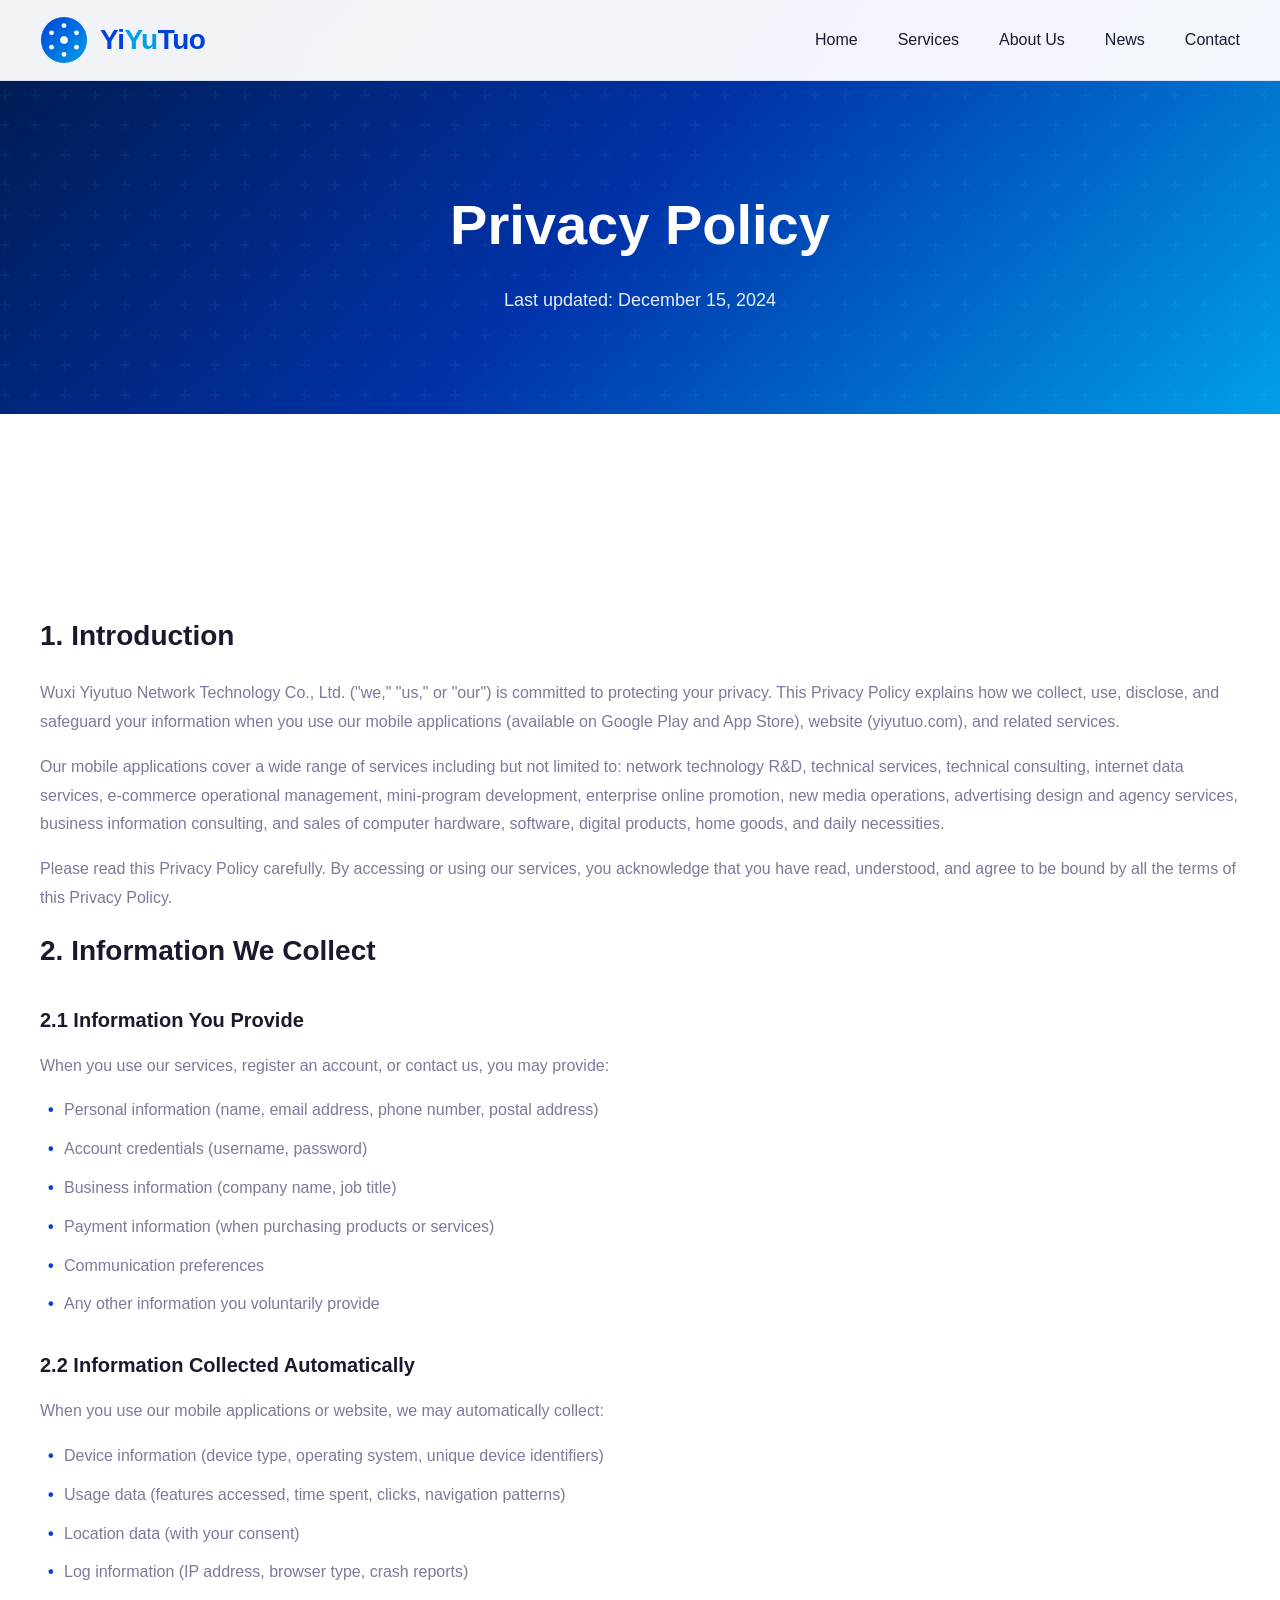
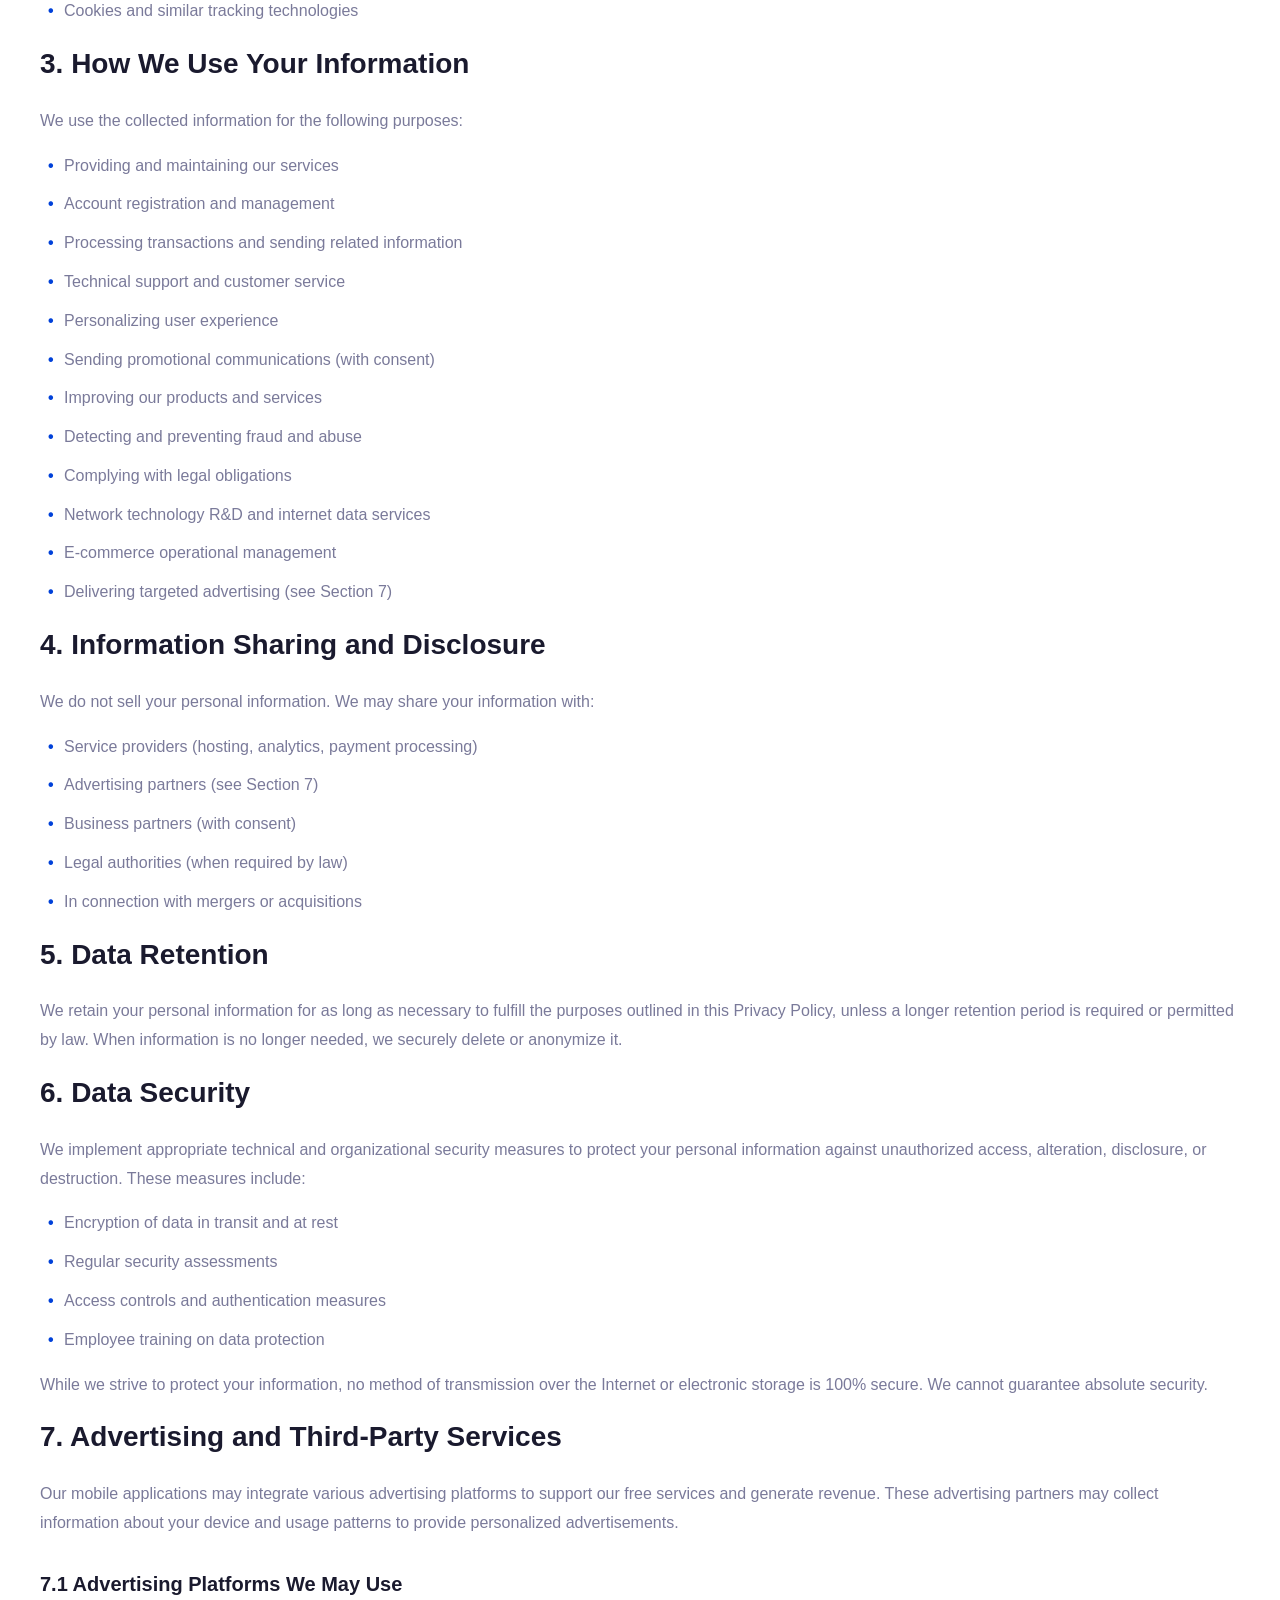
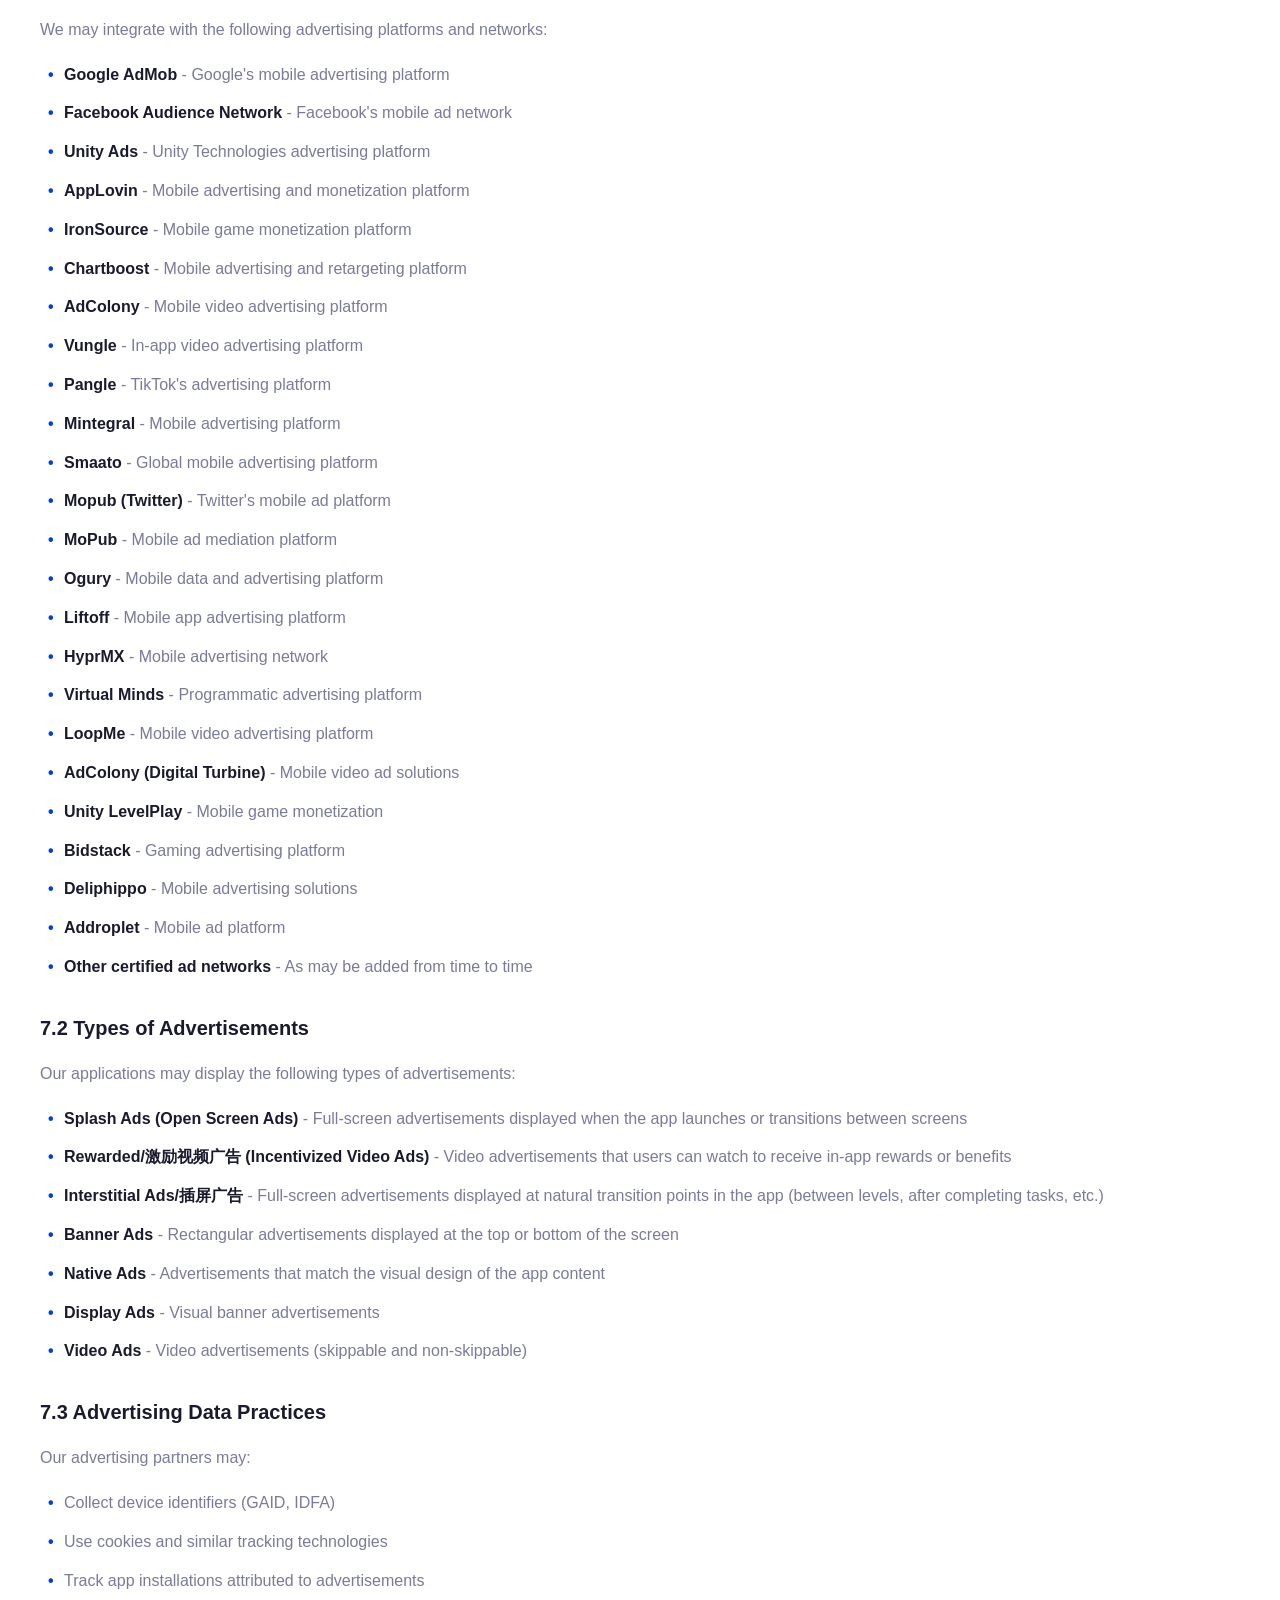
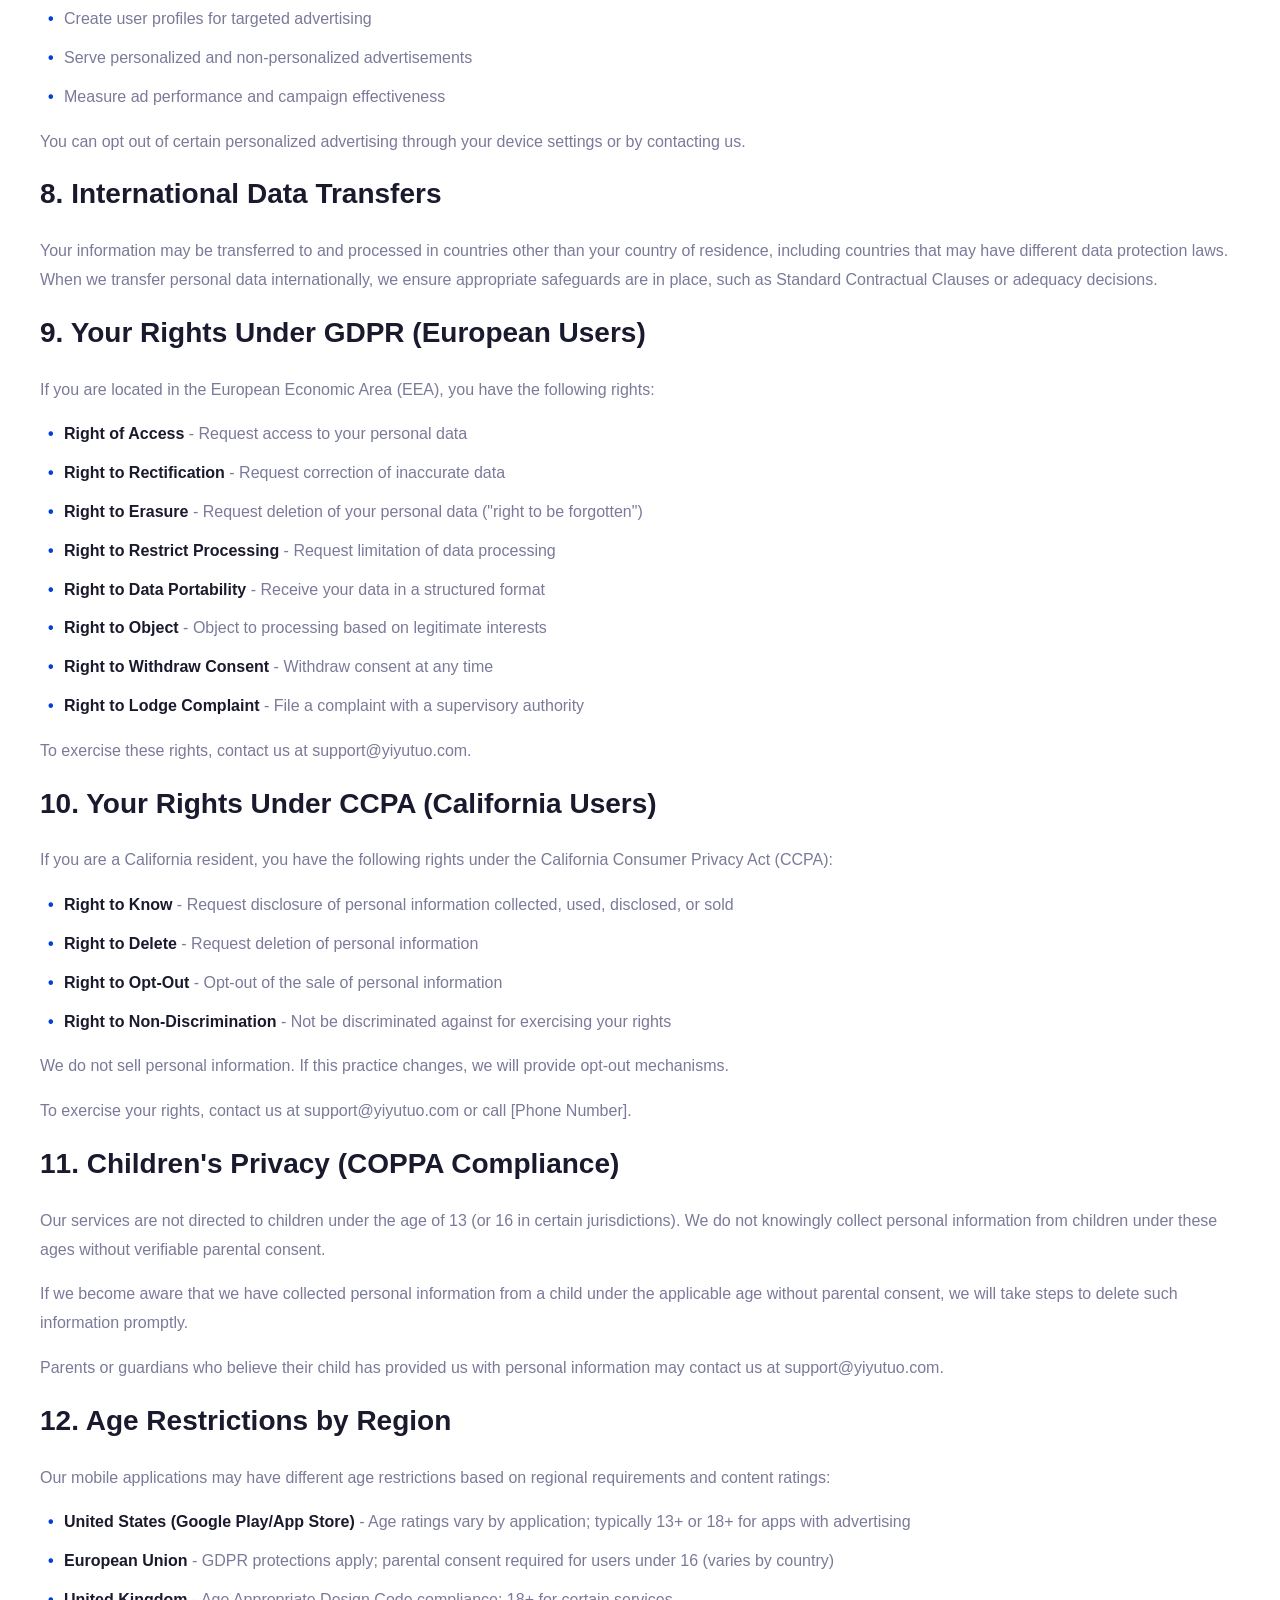
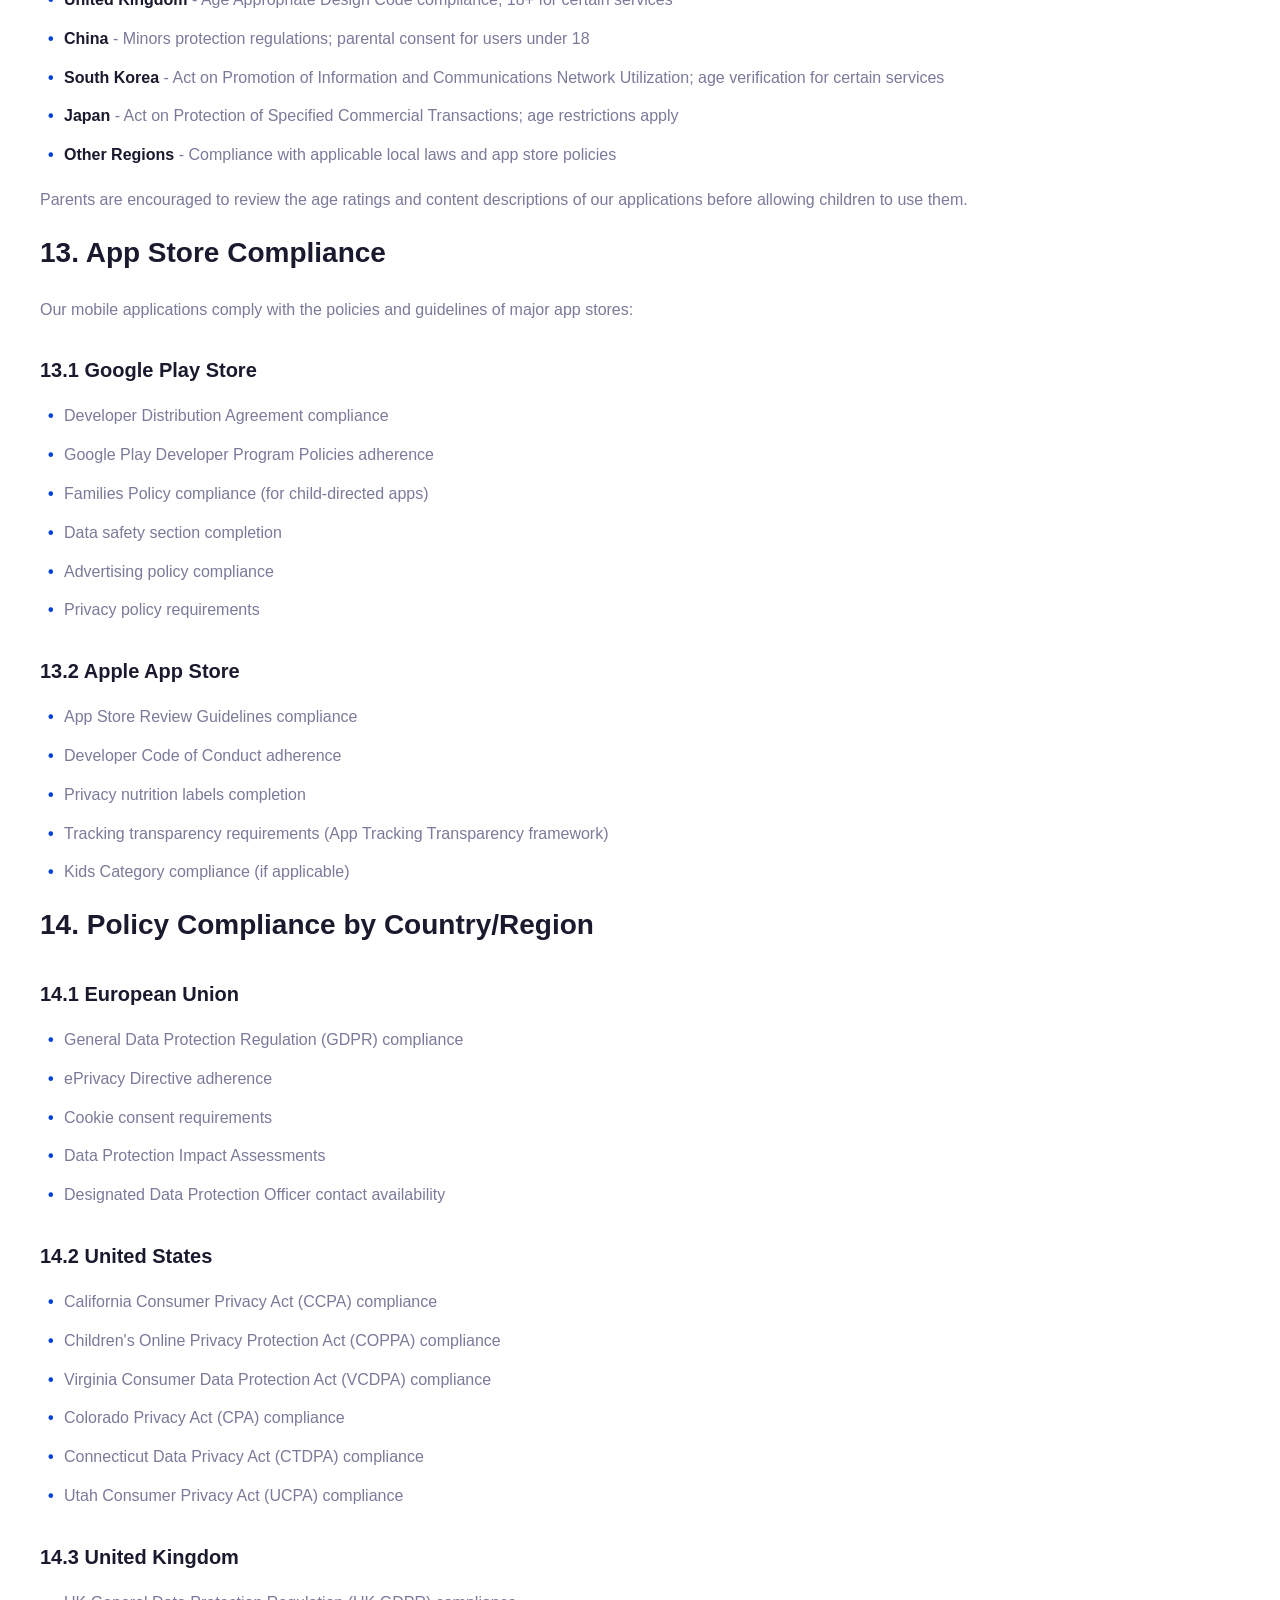
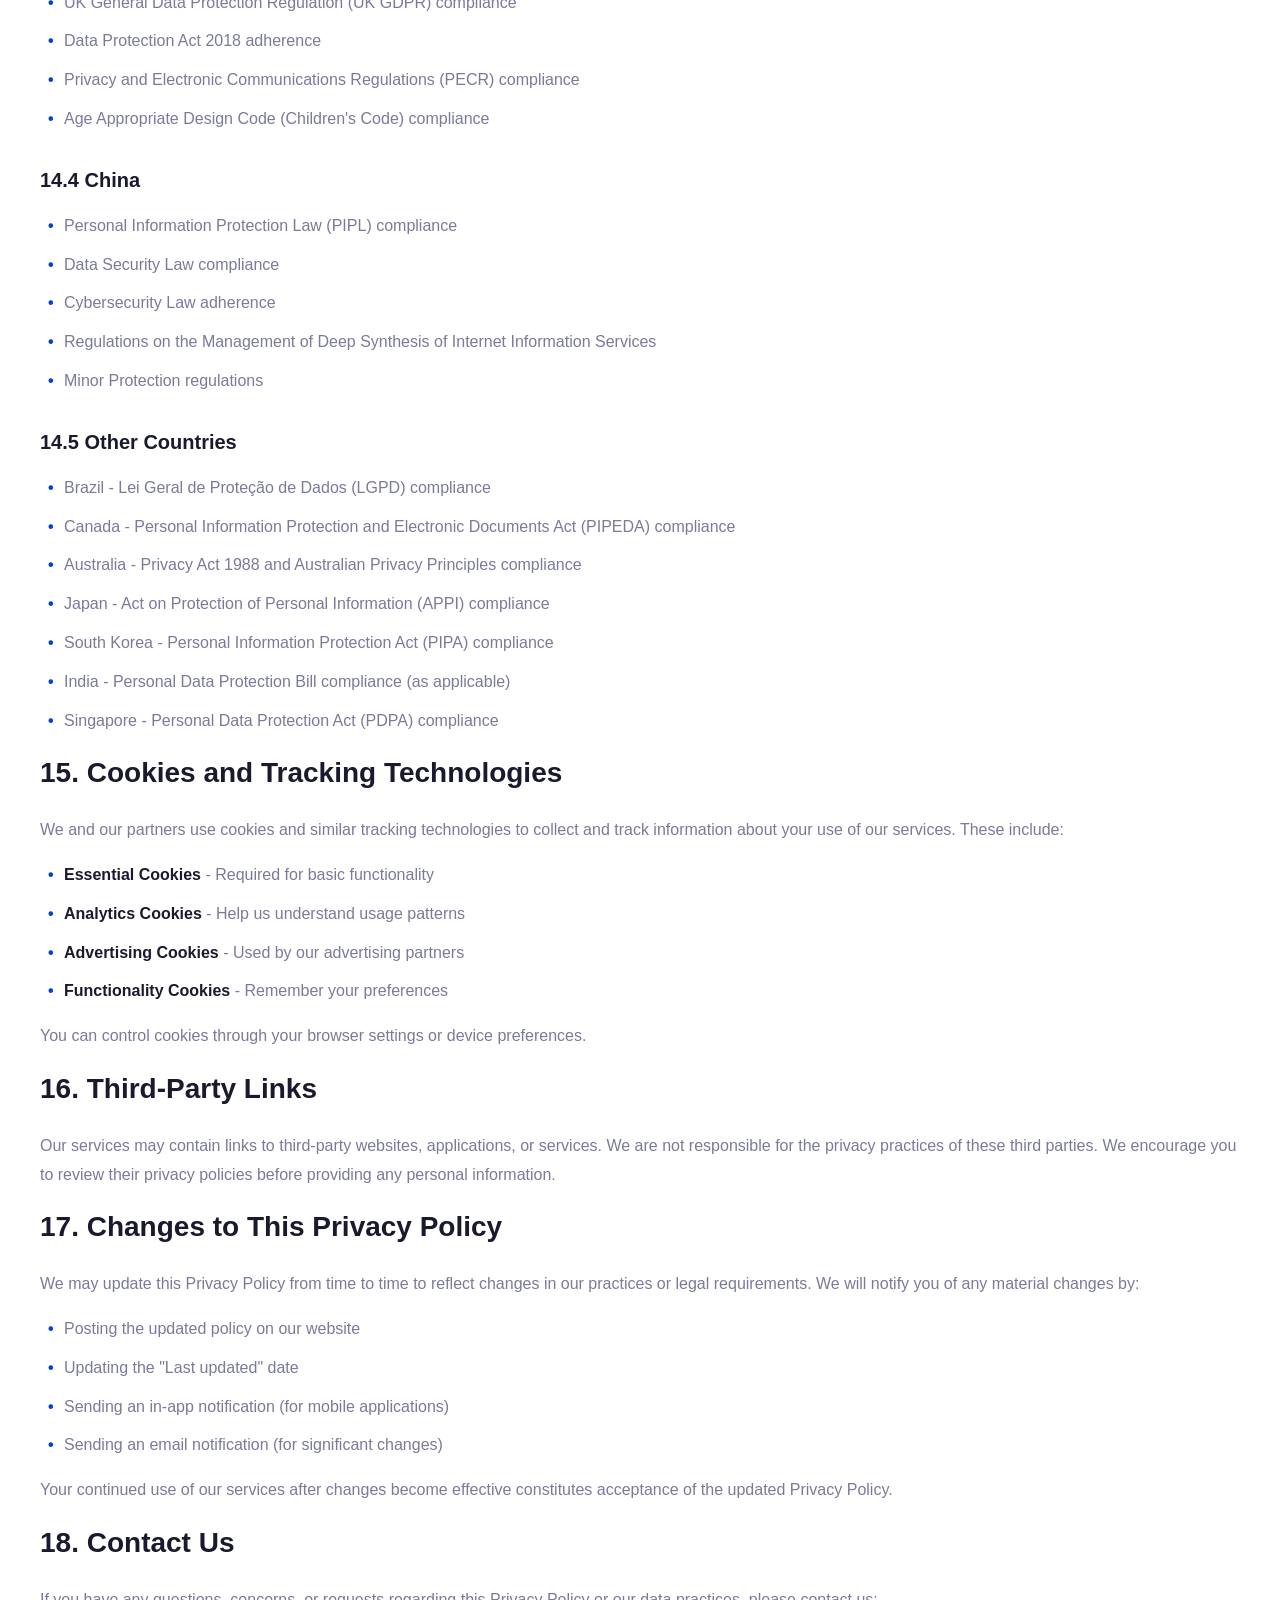
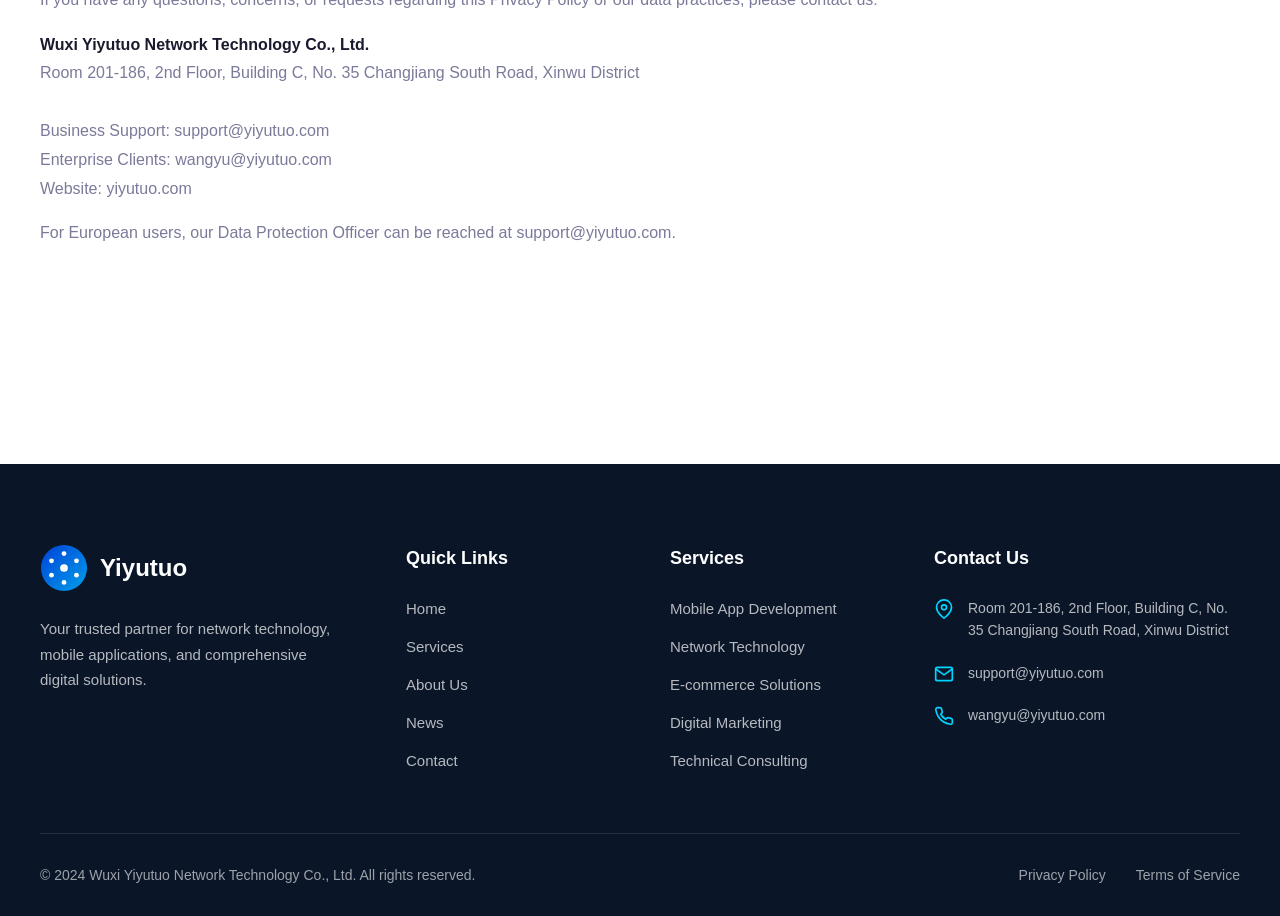
<file: privacy.html>
<!DOCTYPE html>
<html lang="en">
<head>
    <meta charset="UTF-8">
    <meta name="viewport" content="width=device-width, initial-scale=1.0">
    <meta name="description" content="Privacy Policy - Wuxi Yiyutuo Network Technology Co., Ltd. Our commitment to protecting your privacy and personal data across all our mobile applications and services.">
    <meta name="robots" content="index, follow">
    <meta property="og:title" content="Privacy Policy - Yiyutuo">
    <link rel="canonical" href="https://yiyutuo.com/privacy.html">
    <title>Privacy Policy - Wuxi Yiyutuo Network Technology Co., Ltd.</title>
    <link rel="stylesheet" href="css/style.css">
</head>
<body>
    <header class="header">
        <div class="header-inner">
            <a href="index.html" class="logo">
                <svg width="48" height="48" viewBox="0 0 100 100"><defs><linearGradient id="lgp" x1="0%" y1="0%" x2="100%" y2="100%"><stop offset="0%" stop-color="#0041d9"/><stop offset="100%" stop-color="#00a0e9"/></linearGradient></defs><circle cx="50" cy="50" r="48" fill="url(#lgp)"/><g fill="white"><circle cx="50" cy="50" r="8"/><circle cx="50" cy="20" r="5"/><circle cx="76" cy="35" r="5"/><circle cx="76" cy="65" r="5"/><circle cx="50" cy="80" r="5"/><circle cx="24" cy="65" r="5"/><circle cx="24" cy="35" r="5"/></g></svg>
                <span class="logo-text">Yi<span>Yu</span>Tuo</span>
            </a>
            <nav class="nav-menu">
                <a href="index.html" class="nav-item">Home</a>
                <a href="services.html" class="nav-item">Services</a>
                <a href="about.html" class="nav-item">About Us</a>
                <a href="news.html" class="nav-item">News</a>
                <a href="contact.html" class="nav-item">Contact</a>
            </nav>
            <button class="menu-toggle"><span></span><span></span><span></span></button>
        </div>
    </header>

    <section class="page-header">
        <div class="container">
            <h1>Privacy Policy</h1>
            <p>Last updated: December 15, 2024</p>
        </div>
    </section>

    <section class="section">
        <div class="container">
            <div class="legal-content">
                <div class="legal-section">
                    <h2>1. Introduction</h2>
                    <p>Wuxi Yiyutuo Network Technology Co., Ltd. ("we," "us," or "our") is committed to protecting your privacy. This Privacy Policy explains how we collect, use, disclose, and safeguard your information when you use our mobile applications (available on Google Play and App Store), website (yiyutuo.com), and related services.</p>
                    <p>Our mobile applications cover a wide range of services including but not limited to: network technology R&D, technical services, technical consulting, internet data services, e-commerce operational management, mini-program development, enterprise online promotion, new media operations, advertising design and agency services, business information consulting, and sales of computer hardware, software, digital products, home goods, and daily necessities.</p>
                    <p>Please read this Privacy Policy carefully. By accessing or using our services, you acknowledge that you have read, understood, and agree to be bound by all the terms of this Privacy Policy.</p>
                </div>

                <div class="legal-section">
                    <h2>2. Information We Collect</h2>
                    <h3>2.1 Information You Provide</h3>
                    <p>When you use our services, register an account, or contact us, you may provide:</p>
                    <ul>
                        <li>Personal information (name, email address, phone number, postal address)</li>
                        <li>Account credentials (username, password)</li>
                        <li>Business information (company name, job title)</li>
                        <li>Payment information (when purchasing products or services)</li>
                        <li>Communication preferences</li>
                        <li>Any other information you voluntarily provide</li>
                    </ul>
                    
                    <h3>2.2 Information Collected Automatically</h3>
                    <p>When you use our mobile applications or website, we may automatically collect:</p>
                    <ul>
                        <li>Device information (device type, operating system, unique device identifiers)</li>
                        <li>Usage data (features accessed, time spent, clicks, navigation patterns)</li>
                        <li>Location data (with your consent)</li>
                        <li>Log information (IP address, browser type, crash reports)</li>
                        <li>Cookies and similar tracking technologies</li>
                    </ul>
                </div>

                <div class="legal-section">
                    <h2>3. How We Use Your Information</h2>
                    <p>We use the collected information for the following purposes:</p>
                    <ul>
                        <li>Providing and maintaining our services</li>
                        <li>Account registration and management</li>
                        <li>Processing transactions and sending related information</li>
                        <li>Technical support and customer service</li>
                        <li>Personalizing user experience</li>
                        <li>Sending promotional communications (with consent)</li>
                        <li>Improving our products and services</li>
                        <li>Detecting and preventing fraud and abuse</li>
                        <li>Complying with legal obligations</li>
                        <li>Network technology R&D and internet data services</li>
                        <li>E-commerce operational management</li>
                        <li>Delivering targeted advertising (see Section 7)</li>
                    </ul>
                </div>

                <div class="legal-section">
                    <h2>4. Information Sharing and Disclosure</h2>
                    <p>We do not sell your personal information. We may share your information with:</p>
                    <ul>
                        <li>Service providers (hosting, analytics, payment processing)</li>
                        <li>Advertising partners (see Section 7)</li>
                        <li>Business partners (with consent)</li>
                        <li>Legal authorities (when required by law)</li>
                        <li>In connection with mergers or acquisitions</li>
                    </ul>
                </div>

                <div class="legal-section">
                    <h2>5. Data Retention</h2>
                    <p>We retain your personal information for as long as necessary to fulfill the purposes outlined in this Privacy Policy, unless a longer retention period is required or permitted by law. When information is no longer needed, we securely delete or anonymize it.</p>
                </div>

                <div class="legal-section">
                    <h2>6. Data Security</h2>
                    <p>We implement appropriate technical and organizational security measures to protect your personal information against unauthorized access, alteration, disclosure, or destruction. These measures include:</p>
                    <ul>
                        <li>Encryption of data in transit and at rest</li>
                        <li>Regular security assessments</li>
                        <li>Access controls and authentication measures</li>
                        <li>Employee training on data protection</li>
                    </ul>
                    <p>While we strive to protect your information, no method of transmission over the Internet or electronic storage is 100% secure. We cannot guarantee absolute security.</p>
                </div>

                <div class="legal-section">
                    <h2>7. Advertising and Third-Party Services</h2>
                    <p>Our mobile applications may integrate various advertising platforms to support our free services and generate revenue. These advertising partners may collect information about your device and usage patterns to provide personalized advertisements.</p>
                    
                    <h3>7.1 Advertising Platforms We May Use</h3>
                    <p>We may integrate with the following advertising platforms and networks:</p>
                    <ul>
                        <li><strong>Google AdMob</strong> - Google's mobile advertising platform</li>
                        <li><strong>Facebook Audience Network</strong> - Facebook's mobile ad network</li>
                        <li><strong>Unity Ads</strong> - Unity Technologies advertising platform</li>
                        <li><strong>AppLovin</strong> - Mobile advertising and monetization platform</li>
                        <li><strong>IronSource</strong> - Mobile game monetization platform</li>
                        <li><strong>Chartboost</strong> - Mobile advertising and retargeting platform</li>
                        <li><strong>AdColony</strong> - Mobile video advertising platform</li>
                        <li><strong>Vungle</strong> - In-app video advertising platform</li>
                        <li><strong>Pangle</strong> - TikTok's advertising platform</li>
                        <li><strong>Mintegral</strong> - Mobile advertising platform</li>
                        <li><strong>Smaato</strong> - Global mobile advertising platform</li>
                        <li><strong>Mopub (Twitter)</strong> - Twitter's mobile ad platform</li>
                        <li><strong>MoPub</strong> - Mobile ad mediation platform</li>
                        <li><strong>Ogury</strong> - Mobile data and advertising platform</li>
                        <li><strong>Liftoff</strong> - Mobile app advertising platform</li>
                        <li><strong>HyprMX</strong> - Mobile advertising network</li>
                        <li><strong>Virtual Minds</strong> - Programmatic advertising platform</li>
                        <li><strong>LoopMe</strong> - Mobile video advertising platform</li>
                        <li><strong>AdColony (Digital Turbine)</strong> - Mobile video ad solutions</li>
                        <li><strong>Unity LevelPlay</strong> - Mobile game monetization</li>
                        <li><strong>Bidstack</strong> - Gaming advertising platform</li>
                        <li><strong>Deliphippo</strong> - Mobile advertising solutions</li>
                        <li><strong>Addroplet</strong> - Mobile ad platform</li>
                        <li><strong>Other certified ad networks</strong> - As may be added from time to time</li>
                    </ul>

                    <h3>7.2 Types of Advertisements</h3>
                    <p>Our applications may display the following types of advertisements:</p>
                    <ul>
                        <li><strong>Splash Ads (Open Screen Ads)</strong> - Full-screen advertisements displayed when the app launches or transitions between screens</li>
                        <li><strong>Rewarded/激励视频广告 (Incentivized Video Ads)</strong> - Video advertisements that users can watch to receive in-app rewards or benefits</li>
                        <li><strong>Interstitial Ads/插屏广告</strong> - Full-screen advertisements displayed at natural transition points in the app (between levels, after completing tasks, etc.)</li>
                        <li><strong>Banner Ads</strong> - Rectangular advertisements displayed at the top or bottom of the screen</li>
                        <li><strong>Native Ads</strong> - Advertisements that match the visual design of the app content</li>
                        <li><strong>Display Ads</strong> - Visual banner advertisements</li>
                        <li><strong>Video Ads</strong> - Video advertisements (skippable and non-skippable)</li>
                    </ul>

                    <h3>7.3 Advertising Data Practices</h3>
                    <p>Our advertising partners may:</p>
                    <ul>
                        <li>Collect device identifiers (GAID, IDFA)</li>
                        <li>Use cookies and similar tracking technologies</li>
                        <li>Track app installations attributed to advertisements</li>
                        <li>Create user profiles for targeted advertising</li>
                        <li>Serve personalized and non-personalized advertisements</li>
                        <li>Measure ad performance and campaign effectiveness</li>
                    </ul>
                    <p>You can opt out of certain personalized advertising through your device settings or by contacting us.</p>
                </div>

                <div class="legal-section">
                    <h2>8. International Data Transfers</h2>
                    <p>Your information may be transferred to and processed in countries other than your country of residence, including countries that may have different data protection laws. When we transfer personal data internationally, we ensure appropriate safeguards are in place, such as Standard Contractual Clauses or adequacy decisions.</p>
                </div>

                <div class="legal-section">
                    <h2>9. Your Rights Under GDPR (European Users)</h2>
                    <p>If you are located in the European Economic Area (EEA), you have the following rights:</p>
                    <ul>
                        <li><strong>Right of Access</strong> - Request access to your personal data</li>
                        <li><strong>Right to Rectification</strong> - Request correction of inaccurate data</li>
                        <li><strong>Right to Erasure</strong> - Request deletion of your personal data ("right to be forgotten")</li>
                        <li><strong>Right to Restrict Processing</strong> - Request limitation of data processing</li>
                        <li><strong>Right to Data Portability</strong> - Receive your data in a structured format</li>
                        <li><strong>Right to Object</strong> - Object to processing based on legitimate interests</li>
                        <li><strong>Right to Withdraw Consent</strong> - Withdraw consent at any time</li>
                        <li><strong>Right to Lodge Complaint</strong> - File a complaint with a supervisory authority</li>
                    </ul>
                    <p>To exercise these rights, contact us at support@yiyutuo.com.</p>
                </div>

                <div class="legal-section">
                    <h2>10. Your Rights Under CCPA (California Users)</h2>
                    <p>If you are a California resident, you have the following rights under the California Consumer Privacy Act (CCPA):</p>
                    <ul>
                        <li><strong>Right to Know</strong> - Request disclosure of personal information collected, used, disclosed, or sold</li>
                        <li><strong>Right to Delete</strong> - Request deletion of personal information</li>
                        <li><strong>Right to Opt-Out</strong> - Opt-out of the sale of personal information</li>
                        <li><strong>Right to Non-Discrimination</strong> - Not be discriminated against for exercising your rights</li>
                    </ul>
                    <p>We do not sell personal information. If this practice changes, we will provide opt-out mechanisms.</p>
                    <p>To exercise your rights, contact us at support@yiyutuo.com or call [Phone Number].</p>
                </div>

                <div class="legal-section">
                    <h2>11. Children's Privacy (COPPA Compliance)</h2>
                    <p>Our services are not directed to children under the age of 13 (or 16 in certain jurisdictions). We do not knowingly collect personal information from children under these ages without verifiable parental consent.</p>
                    <p>If we become aware that we have collected personal information from a child under the applicable age without parental consent, we will take steps to delete such information promptly.</p>
                    <p>Parents or guardians who believe their child has provided us with personal information may contact us at support@yiyutuo.com.</p>
                </div>

                <div class="legal-section">
                    <h2>12. Age Restrictions by Region</h2>
                    <p>Our mobile applications may have different age restrictions based on regional requirements and content ratings:</p>
                    <ul>
                        <li><strong>United States (Google Play/App Store)</strong> - Age ratings vary by application; typically 13+ or 18+ for apps with advertising</li>
                        <li><strong>European Union</strong> - GDPR protections apply; parental consent required for users under 16 (varies by country)</li>
                        <li><strong>United Kingdom</strong> - Age Appropriate Design Code compliance; 18+ for certain services</li>
                        <li><strong>China</strong> - Minors protection regulations; parental consent for users under 18</li>
                        <li><strong>South Korea</strong> - Act on Promotion of Information and Communications Network Utilization; age verification for certain services</li>
                        <li><strong>Japan</strong> - Act on Protection of Specified Commercial Transactions; age restrictions apply</li>
                        <li><strong>Other Regions</strong> - Compliance with applicable local laws and app store policies</li>
                    </ul>
                    <p>Parents are encouraged to review the age ratings and content descriptions of our applications before allowing children to use them.</p>
                </div>

                <div class="legal-section">
                    <h2>13. App Store Compliance</h2>
                    <p>Our mobile applications comply with the policies and guidelines of major app stores:</p>
                    <h3>13.1 Google Play Store</h3>
                    <ul>
                        <li>Developer Distribution Agreement compliance</li>
                        <li>Google Play Developer Program Policies adherence</li>
                        <li>Families Policy compliance (for child-directed apps)</li>
                        <li>Data safety section completion</li>
                        <li>Advertising policy compliance</li>
                        <li>Privacy policy requirements</li>
                    </ul>
                    
                    <h3>13.2 Apple App Store</h3>
                    <ul>
                        <li>App Store Review Guidelines compliance</li>
                        <li>Developer Code of Conduct adherence</li>
                        <li>Privacy nutrition labels completion</li>
                        <li>Tracking transparency requirements (App Tracking Transparency framework)</li>
                        <li>Kids Category compliance (if applicable)</li>
                    </ul>
                </div>

                <div class="legal-section">
                    <h2>14. Policy Compliance by Country/Region</h2>
                    <h3>14.1 European Union</h3>
                    <ul>
                        <li>General Data Protection Regulation (GDPR) compliance</li>
                        <li>ePrivacy Directive adherence</li>
                        <li>Cookie consent requirements</li>
                        <li>Data Protection Impact Assessments</li>
                        <li>Designated Data Protection Officer contact availability</li>
                    </ul>
                    
                    <h3>14.2 United States</h3>
                    <ul>
                        <li>California Consumer Privacy Act (CCPA) compliance</li>
                        <li>Children's Online Privacy Protection Act (COPPA) compliance</li>
                        <li>Virginia Consumer Data Protection Act (VCDPA) compliance</li>
                        <li>Colorado Privacy Act (CPA) compliance</li>
                        <li>Connecticut Data Privacy Act (CTDPA) compliance</li>
                        <li>Utah Consumer Privacy Act (UCPA) compliance</li>
                    </ul>
                    
                    <h3>14.3 United Kingdom</h3>
                    <ul>
                        <li>UK General Data Protection Regulation (UK GDPR) compliance</li>
                        <li>Data Protection Act 2018 adherence</li>
                        <li>Privacy and Electronic Communications Regulations (PECR) compliance</li>
                        <li>Age Appropriate Design Code (Children's Code) compliance</li>
                    </ul>
                    
                    <h3>14.4 China</h3>
                    <ul>
                        <li>Personal Information Protection Law (PIPL) compliance</li>
                        <li>Data Security Law compliance</li>
                        <li>Cybersecurity Law adherence</li>
                        <li>Regulations on the Management of Deep Synthesis of Internet Information Services</li>
                        <li>Minor Protection regulations</li>
                    </ul>
                    
                    <h3>14.5 Other Countries</h3>
                    <ul>
                        <li>Brazil - Lei Geral de Proteção de Dados (LGPD) compliance</li>
                        <li>Canada - Personal Information Protection and Electronic Documents Act (PIPEDA) compliance</li>
                        <li>Australia - Privacy Act 1988 and Australian Privacy Principles compliance</li>
                        <li>Japan - Act on Protection of Personal Information (APPI) compliance</li>
                        <li>South Korea - Personal Information Protection Act (PIPA) compliance</li>
                        <li>India - Personal Data Protection Bill compliance (as applicable)</li>
                        <li>Singapore - Personal Data Protection Act (PDPA) compliance</li>
                    </ul>
                </div>

                <div class="legal-section">
                    <h2>15. Cookies and Tracking Technologies</h2>
                    <p>We and our partners use cookies and similar tracking technologies to collect and track information about your use of our services. These include:</p>
                    <ul>
                        <li><strong>Essential Cookies</strong> - Required for basic functionality</li>
                        <li><strong>Analytics Cookies</strong> - Help us understand usage patterns</li>
                        <li><strong>Advertising Cookies</strong> - Used by our advertising partners</li>
                        <li><strong>Functionality Cookies</strong> - Remember your preferences</li>
                    </ul>
                    <p>You can control cookies through your browser settings or device preferences.</p>
                </div>

                <div class="legal-section">
                    <h2>16. Third-Party Links</h2>
                    <p>Our services may contain links to third-party websites, applications, or services. We are not responsible for the privacy practices of these third parties. We encourage you to review their privacy policies before providing any personal information.</p>
                </div>

                <div class="legal-section">
                    <h2>17. Changes to This Privacy Policy</h2>
                    <p>We may update this Privacy Policy from time to time to reflect changes in our practices or legal requirements. We will notify you of any material changes by:</p>
                    <ul>
                        <li>Posting the updated policy on our website</li>
                        <li>Updating the "Last updated" date</li>
                        <li>Sending an in-app notification (for mobile applications)</li>
                        <li>Sending an email notification (for significant changes)</li>
                    </ul>
                    <p>Your continued use of our services after changes become effective constitutes acceptance of the updated Privacy Policy.</p>
                </div>

                <div class="legal-section">
                    <h2>18. Contact Us</h2>
                    <p>If you have any questions, concerns, or requests regarding this Privacy Policy or our data practices, please contact us:</p>
                    <p><strong>Wuxi Yiyutuo Network Technology Co., Ltd.</strong><br>
                    Room 201-186, 2nd Floor, Building C, No. 35 Changjiang South Road, Xinwu District<br><br>
                    Business Support: <a href="mailto:support@yiyutuo.com">support@yiyutuo.com</a><br>
                    Enterprise Clients: <a href="mailto:wangyu@yiyutuo.com">wangyu@yiyutuo.com</a><br>
                    Website: yiyutuo.com</p>
                    <p>For European users, our Data Protection Officer can be reached at support@yiyutuo.com.</p>
                </div>
            </div>
        </div>
    </section>

    <footer class="footer">
        <div class="container">
            <div class="footer-main">
                <div class="footer-brand">
                    <div class="footer-logo">
                        <svg width="48" height="48" viewBox="0 0 100 100"><defs><linearGradient id="flgp" x1="0%" y1="0%" x2="100%" y2="100%"><stop offset="0%" stop-color="#0041d9"/><stop offset="100%" stop-color="#00a0e9"/></linearGradient></defs><circle cx="50" cy="50" r="48" fill="url(#flgp)"/><g fill="white"><circle cx="50" cy="50" r="8"/><circle cx="50" cy="20" r="5"/><circle cx="76" cy="35" r="5"/><circle cx="76" cy="65" r="5"/><circle cx="50" cy="80" r="5"/><circle cx="24" cy="65" r="5"/><circle cx="24" cy="35" r="5"/></g></svg>
                        <span class="footer-logo-text">Yiyutuo</span>
                    </div>
                    <p class="footer-description">Your trusted partner for network technology, mobile applications, and comprehensive digital solutions.</p>
                </div>
                <div class="footer-column">
                    <h4>Quick Links</h4>
                    <div class="footer-links">
                        <a href="index.html" class="footer-link">Home</a>
                        <a href="services.html" class="footer-link">Services</a>
                        <a href="about.html" class="footer-link">About Us</a>
                        <a href="news.html" class="footer-link">News</a>
                        <a href="contact.html" class="footer-link">Contact</a>
                    </div>
                </div>
                <div class="footer-column">
                    <h4>Services</h4>
                    <div class="footer-links">
                        <a href="services.html" class="footer-link">Mobile App Development</a>
                        <a href="services.html" class="footer-link">Network Technology</a>
                        <a href="services.html" class="footer-link">E-commerce Solutions</a>
                        <a href="services.html" class="footer-link">Digital Marketing</a>
                        <a href="services.html" class="footer-link">Technical Consulting</a>
                    </div>
                </div>
                <div class="footer-column">
                    <h4>Contact Us</h4>
                    <div class="footer-contact-item">
                        <svg viewBox="0 0 24 24" fill="none" stroke="currentColor" stroke-width="2"><path d="M21 10c0 7-9 13-9 13s-9-6-9-13a9 9 0 0 1 18 0z"/><circle cx="12" cy="10" r="3"/></svg>
                        <span>Room 201-186, 2nd Floor, Building C, No. 35 Changjiang South Road, Xinwu District</span>
                    </div>
                    <div class="footer-contact-item">
                        <svg viewBox="0 0 24 24" fill="none" stroke="currentColor" stroke-width="2"><path d="M4 4h16c1.1 0 2 .9 2 2v12c0 1.1-.9 2-2 2H4c-1.1 0-2-.9-2-2V6c0-1.1.9-2 2-2z"/><polyline points="22,6 12,13 2,6"/></svg>
                        <span>support@yiyutuo.com</span>
                    </div>
                    <div class="footer-contact-item">
                        <svg viewBox="0 0 24 24" fill="none" stroke="currentColor" stroke-width="2"><path d="M22 16.92v3a2 2 0 0 1-2.18 2 19.79 19.79 0 0 1-8.63-3.07 19.5 19.5 0 0 1-6-6 19.79 19.79 0 0 1-3.07-8.67A2 2 0 0 1 4.11 2h3a2 2 0 0 1 2 1.72 12.84 12.84 0 0 0 .7 2.81 2 2 0 0 1-.45 2.11L8.09 9.91a16 16 0 0 0 6 6l1.27-1.27a2 2 0 0 1 2.11-.45 12.84 12.84 0 0 0 2.81.7A2 2 0 0 1 22 16.92z"/></svg>
                        <span>wangyu@yiyutuo.com</span>
                    </div>
                </div>
            </div>
            <div class="footer-bottom">
                <p class="footer-copyright">© 2024 Wuxi Yiyutuo Network Technology Co., Ltd. All rights reserved.</p>
                <div class="footer-legal">
                    <a href="privacy.html" class="footer-legal-link">Privacy Policy</a>
                    <a href="terms.html" class="footer-legal-link">Terms of Service</a>
                </div>
            </div>
        </div>
    </footer>
    <script src="js/main.js"></script>
</body>
</html>
</file>
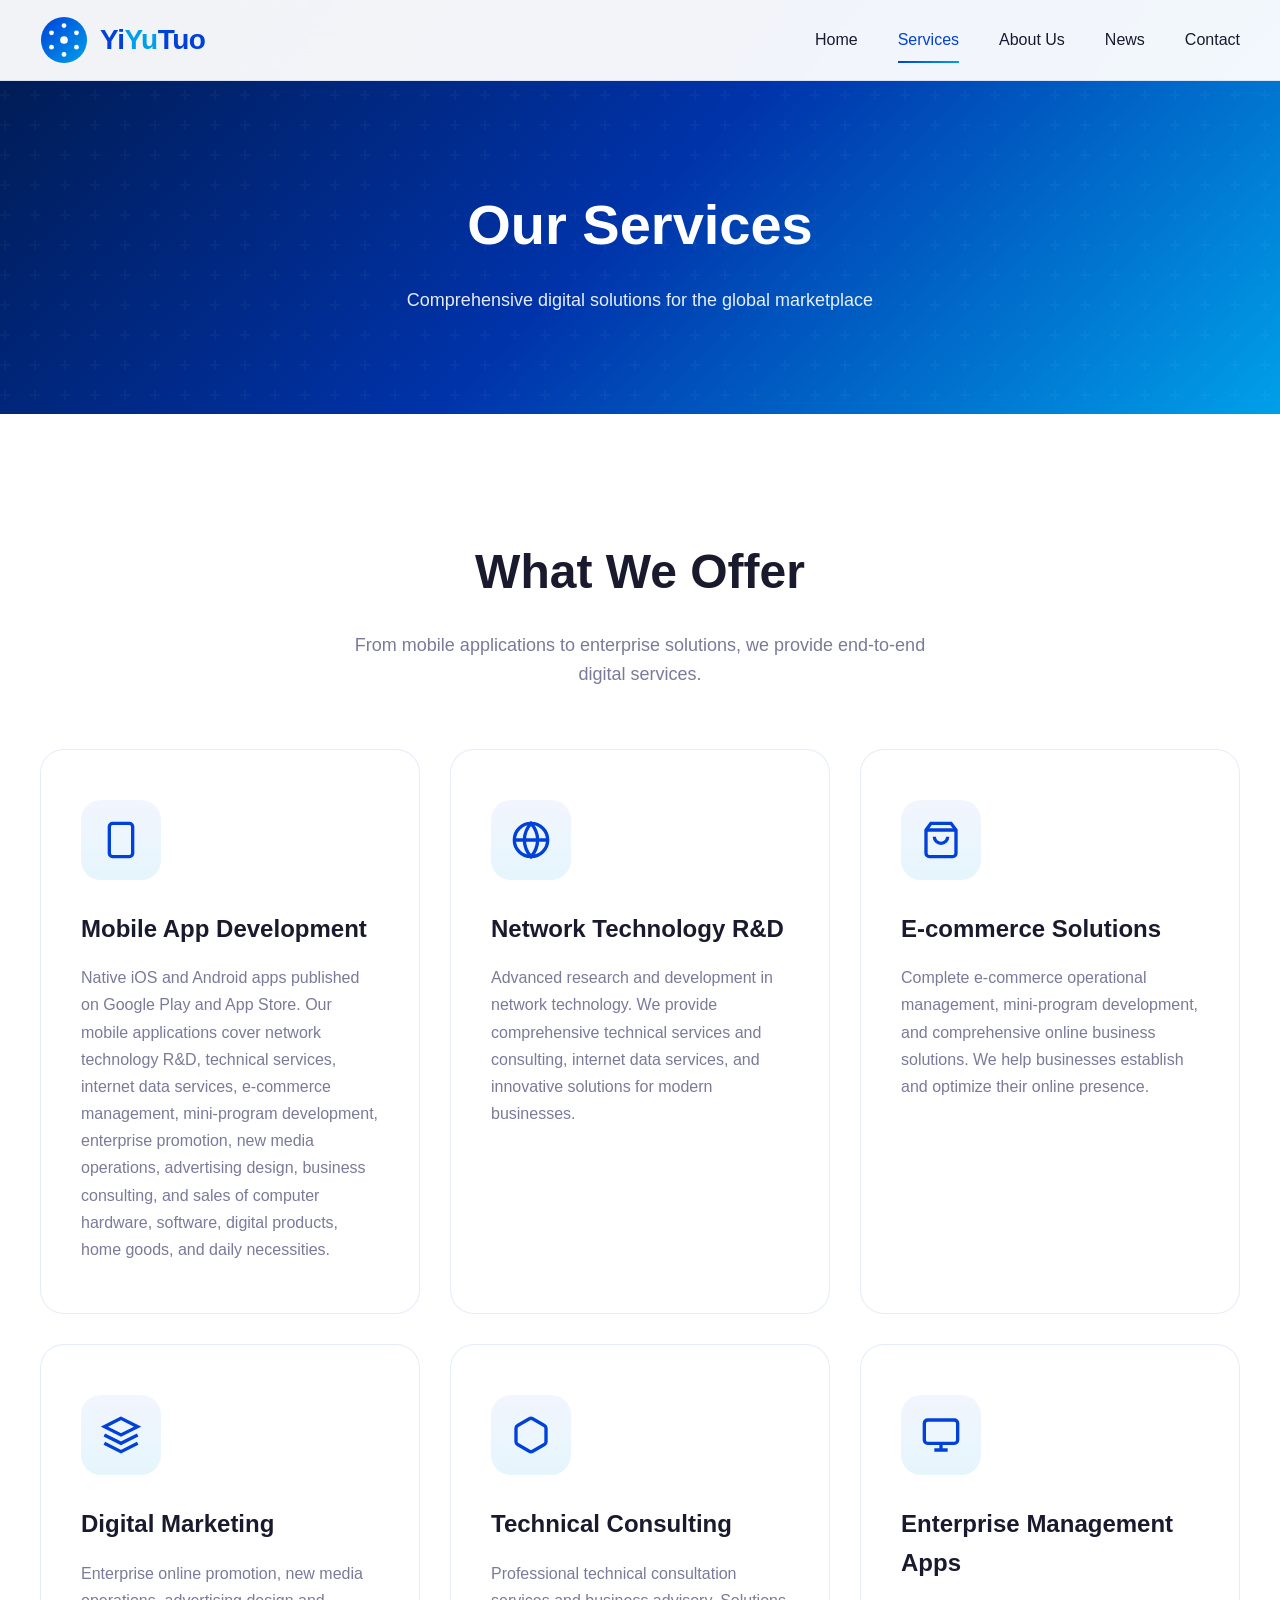
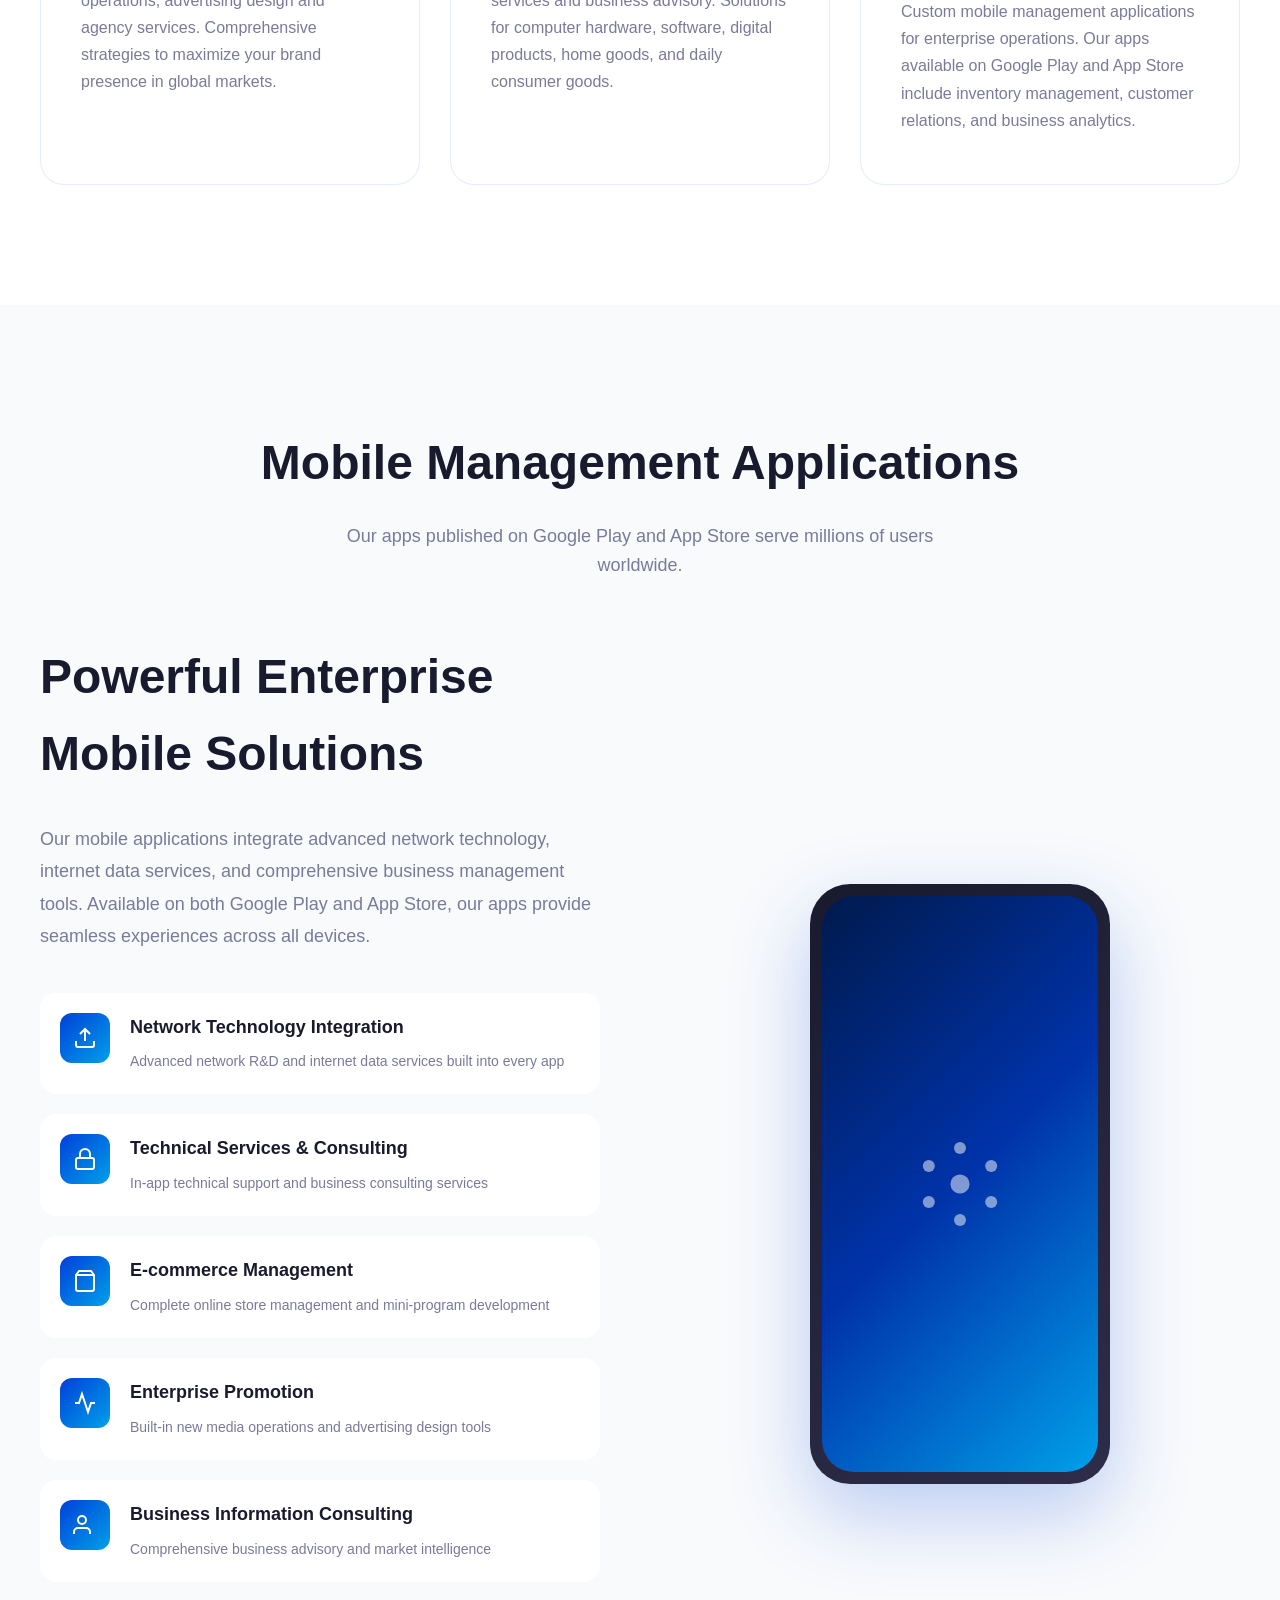
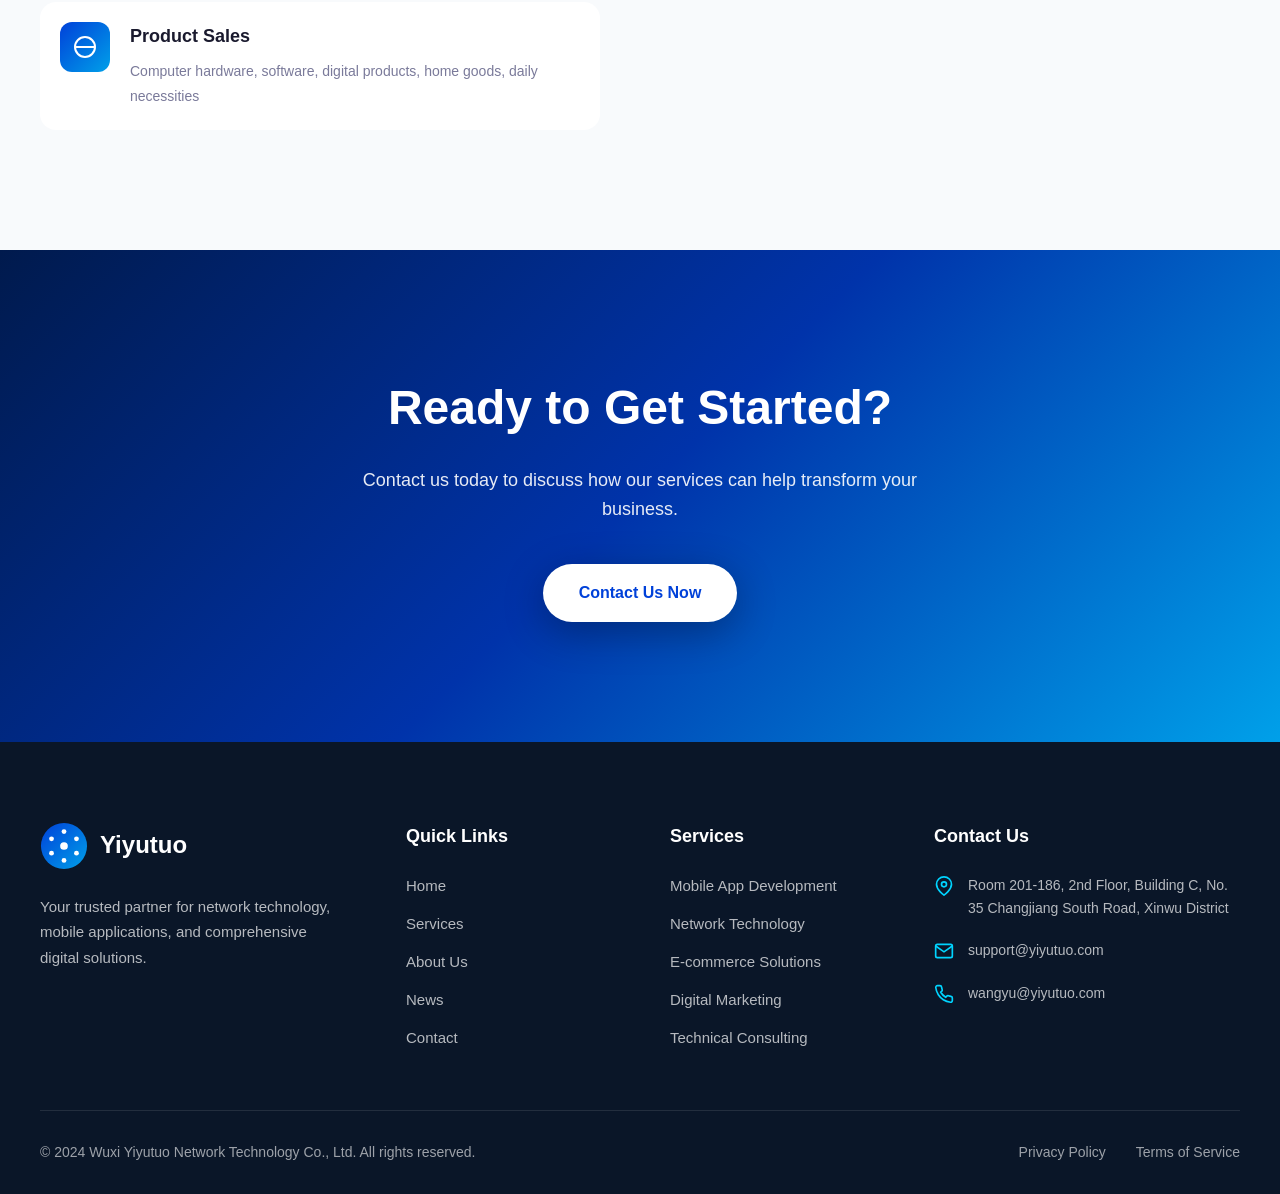
<file: services.html>
<!DOCTYPE html>
<html lang="en">
<head>
    <meta charset="UTF-8">
    <meta name="viewport" content="width=device-width, initial-scale=1.0">
    <meta name="description" content="Wuxi Yiyutuo Network Technology Services - Mobile app development, network technology R&D, e-commerce solutions, digital marketing, and enterprise management applications.">
    <meta name="keywords" content="mobile app development, network technology, internet services, e-commerce, mini-program development, digital marketing, enterprise apps">
    <meta name="robots" content="index, follow">
    <meta property="og:title" content="Our Services - Yiyutuo">
    <meta property="og:description" content="Comprehensive digital solutions including mobile apps, network technology, and enterprise management solutions.">
    <link rel="canonical" href="https://yiyutuo.com/services.html">
    <title>Our Services - Wuxi Yiyutuo Network Technology Co., Ltd.</title>
    <link rel="stylesheet" href="css/style.css">
</head>
<body>
    <!-- Header -->
    <header class="header">
        <div class="header-inner">
            <a href="index.html" class="logo">
                <svg width="48" height="48" viewBox="0 0 100 100">
                    <defs><linearGradient id="lg2" x1="0%" y1="0%" x2="100%" y2="100%"><stop offset="0%" stop-color="#0041d9"/><stop offset="100%" stop-color="#00a0e9"/></linearGradient></defs>
                    <circle cx="50" cy="50" r="48" fill="url(#lg2)"/>
                    <g fill="white"><circle cx="50" cy="50" r="8"/><circle cx="50" cy="20" r="5"/><circle cx="76" cy="35" r="5"/><circle cx="76" cy="65" r="5"/><circle cx="50" cy="80" r="5"/><circle cx="24" cy="65" r="5"/><circle cx="24" cy="35" r="5"/></g>
                </svg>
                <span class="logo-text">Yi<span>Yu</span>Tuo</span>
            </a>
            <nav class="nav-menu">
                <a href="index.html" class="nav-item">Home</a>
                <a href="services.html" class="nav-item active">Services</a>
                <a href="about.html" class="nav-item">About Us</a>
                <a href="news.html" class="nav-item">News</a>
                <a href="contact.html" class="nav-item">Contact</a>
            </nav>
            <button class="menu-toggle"><span></span><span></span><span></span></button>
        </div>
    </header>

    <!-- Page Header -->
    <section class="page-header">
        <div class="container">
            <h1>Our Services</h1>
            <p>Comprehensive digital solutions for the global marketplace</p>
        </div>
    </section>

    <!-- Main Services -->
    <section class="section">
        <div class="container">
            <h2 class="section-title">What We Offer</h2>
            <p class="section-subtitle">From mobile applications to enterprise solutions, we provide end-to-end digital services.</p>
            
            <div class="services-grid">
                <div class="service-card">
                    <div class="service-icon">
                        <svg viewBox="0 0 24 24" fill="none" stroke="currentColor" stroke-width="2"><rect x="5" y="2" width="14" height="20" rx="2"/><line x1="12" y1="18" x2="12.01" y2="18"/></svg>
                    </div>
                    <h3>Mobile App Development</h3>
                    <p>Native iOS and Android apps published on Google Play and App Store. Our mobile applications cover network technology R&D, technical services, internet data services, e-commerce management, mini-program development, enterprise promotion, new media operations, advertising design, business consulting, and sales of computer hardware, software, digital products, home goods, and daily necessities.</p>
                </div>
                
                <div class="service-card">
                    <div class="service-icon">
                        <svg viewBox="0 0 24 24" fill="none" stroke="currentColor" stroke-width="2"><circle cx="12" cy="12" r="10"/><path d="M2 12h20M12 2a15.3 15.3 0 0 1 4 10 15.3 15.3 0 0 1-4 10 15.3 15.3 0 0 1-4-10 15.3 15.3 0 0 1 4-10z"/></svg>
                    </div>
                    <h3>Network Technology R&D</h3>
                    <p>Advanced research and development in network technology. We provide comprehensive technical services and consulting, internet data services, and innovative solutions for modern businesses.</p>
                </div>
                
                <div class="service-card">
                    <div class="service-icon">
                        <svg viewBox="0 0 24 24" fill="none" stroke="currentColor" stroke-width="2"><path d="M6 2L3 6v14a2 2 0 0 0 2 2h14a2 2 0 0 0 2-2V6l-3-4z"/><line x1="3" y1="6" x2="21" y2="6"/><path d="M16 10a4 4 0 0 1-8 0"/></svg>
                    </div>
                    <h3>E-commerce Solutions</h3>
                    <p>Complete e-commerce operational management, mini-program development, and comprehensive online business solutions. We help businesses establish and optimize their online presence.</p>
                </div>
                
                <div class="service-card">
                    <div class="service-icon">
                        <svg viewBox="0 0 24 24" fill="none" stroke="currentColor" stroke-width="2"><polygon points="12 2 2 7 12 12 22 7 12 2"/><polyline points="2 17 12 22 22 17"/><polyline points="2 12 12 17 22 12"/></svg>
                    </div>
                    <h3>Digital Marketing</h3>
                    <p>Enterprise online promotion, new media operations, advertising design and agency services. Comprehensive strategies to maximize your brand presence in global markets.</p>
                </div>
                
                <div class="service-card">
                    <div class="service-icon">
                        <svg viewBox="0 0 24 24" fill="none" stroke="currentColor" stroke-width="2"><path d="M21 16V8a2 2 0 0 0-1-1.73l-7-4a2 2 0 0 0-2 0l-7 4A2 2 0 0 0 3 8v8a2 2 0 0 0 1 1.73l7 4a2 2 0 0 0 2 0l7-4A2 2 0 0 0 21 16z"/></svg>
                    </div>
                    <h3>Technical Consulting</h3>
                    <p>Professional technical consultation services and business advisory. Solutions for computer hardware, software, digital products, home goods, and daily consumer goods.</p>
                </div>
                
                <div class="service-card">
                    <div class="service-icon">
                        <svg viewBox="0 0 24 24" fill="none" stroke="currentColor" stroke-width="2"><rect x="2" y="3" width="20" height="14" rx="2"/><line x1="8" y1="21" x2="16" y2="21"/><line x1="12" y1="17" x2="12" y2="21"/></svg>
                    </div>
                    <h3>Enterprise Management Apps</h3>
                    <p>Custom mobile management applications for enterprise operations. Our apps available on Google Play and App Store include inventory management, customer relations, and business analytics.</p>
                </div>
            </div>
        </div>
    </section>

    <!-- Mobile App Management Section -->
    <section class="section app-section">
        <div class="container">
            <h2 class="section-title">Mobile Management Applications</h2>
            <p class="section-subtitle">Our apps published on Google Play and App Store serve millions of users worldwide.</p>
            
            <div class="app-showcase">
                <div class="app-content">
                    <h2>Powerful Enterprise Mobile Solutions</h2>
                    <p>Our mobile applications integrate advanced network technology, internet data services, and comprehensive business management tools. Available on both Google Play and App Store, our apps provide seamless experiences across all devices.</p>
                    
                    <div class="app-features-list">
                        <div class="app-feature">
                            <div class="app-feature-icon">
                                <svg viewBox="0 0 24 24" fill="none" stroke="currentColor" stroke-width="2"><path d="M21 15v4a2 2 0 0 1-2 2H5a2 2 0 0 1-2-2v-4"/><polyline points="17 8 12 3 7 8"/><line x1="12" y1="3" x2="12" y2="15"/></svg>
                            </div>
                            <div class="app-feature-content">
                                <h4>Network Technology Integration</h4>
                                <p>Advanced network R&D and internet data services built into every app</p>
                            </div>
                        </div>
                        <div class="app-feature">
                            <div class="app-feature-icon">
                                <svg viewBox="0 0 24 24" fill="none" stroke="currentColor" stroke-width="2"><rect x="3" y="11" width="18" height="11" rx="2"/><path d="M7 11V7a5 5 0 0 1 10 0v4"/></svg>
                            </div>
                            <div class="app-feature-content">
                                <h4>Technical Services & Consulting</h4>
                                <p>In-app technical support and business consulting services</p>
                            </div>
                        </div>
                        <div class="app-feature">
                            <div class="app-feature-icon">
                                <svg viewBox="0 0 24 24" fill="none" stroke="currentColor" stroke-width="2"><path d="M6 2L3 6v14a2 2 0 0 0 2 2h14a2 2 0 0 0 2-2V6l-3-4z"/><line x1="3" y1="6" x2="21" y2="6"/></svg>
                            </div>
                            <div class="app-feature-content">
                                <h4>E-commerce Management</h4>
                                <p>Complete online store management and mini-program development</p>
                            </div>
                        </div>
                        <div class="app-feature">
                            <div class="app-feature-icon">
                                <svg viewBox="0 0 24 24" fill="none" stroke="currentColor" stroke-width="2"><polyline points="22 12 18 12 15 21 9 3 6 12 2 12"/></svg>
                            </div>
                            <div class="app-feature-content">
                                <h4>Enterprise Promotion</h4>
                                <p>Built-in new media operations and advertising design tools</p>
                            </div>
                        </div>
                        <div class="app-feature">
                            <div class="app-feature-icon">
                                <svg viewBox="0 0 24 24" fill="none" stroke="currentColor" stroke-width="2"><path d="M17 21v-2a4 4 0 0 0-4-4H5a4 4 0 0 0-4 4v2"/><circle cx="9" cy="7" r="4"/></svg>
                            </div>
                            <div class="app-feature-content">
                                <h4>Business Information Consulting</h4>
                                <p>Comprehensive business advisory and market intelligence</p>
                            </div>
                        </div>
                        <div class="app-feature">
                            <div class="app-feature-icon">
                                <svg viewBox="0 0 24 24" fill="none" stroke="currentColor" stroke-width="2"><circle cx="12" cy="12" r="10"/><path d="M2 12h20"/></svg>
                            </div>
                            <div class="app-feature-content">
                                <h4>Product Sales</h4>
                                <p>Computer hardware, software, digital products, home goods, daily necessities</p>
                            </div>
                        </div>
                    </div>
                </div>
                <div class="app-mockup">
                    <div class="phone-mockup">
                        <div class="phone-screen">
                            <svg viewBox="0 0 100 100" fill="white"><circle cx="50" cy="50" r="8"/><circle cx="50" cy="20" r="5"/><circle cx="76" cy="35" r="5"/><circle cx="76" cy="65" r="5"/><circle cx="50" cy="80" r="5"/><circle cx="24" cy="65" r="5"/><circle cx="24" cy="35" r="5"/></svg>
                        </div>
                    </div>
                </div>
            </div>
        </div>
    </section>

    <!-- CTA Section -->
    <section class="section" style="background: var(--gradient-hero); text-align: center; color: white;">
        <div class="container">
            <h2 style="font-size: 48px; font-weight: 700; margin-bottom: 20px;">Ready to Get Started?</h2>
            <p style="font-size: 18px; max-width: 600px; margin: 0 auto 40px; opacity: 0.9;">Contact us today to discuss how our services can help transform your business.</p>
            <a href="contact.html" class="btn btn-primary">Contact Us Now</a>
        </div>
    </section>

    <!-- Footer -->
    <footer class="footer">
        <div class="container">
            <div class="footer-main">
                <div class="footer-brand">
                    <div class="footer-logo">
                        <svg width="48" height="48" viewBox="0 0 100 100"><defs><linearGradient id="flg2" x1="0%" y1="0%" x2="100%" y2="100%"><stop offset="0%" stop-color="#0041d9"/><stop offset="100%" stop-color="#00a0e9"/></linearGradient></defs><circle cx="50" cy="50" r="48" fill="url(#flg2)"/><g fill="white"><circle cx="50" cy="50" r="8"/><circle cx="50" cy="20" r="5"/><circle cx="76" cy="35" r="5"/><circle cx="76" cy="65" r="5"/><circle cx="50" cy="80" r="5"/><circle cx="24" cy="65" r="5"/><circle cx="24" cy="35" r="5"/></g></svg>
                        <span class="footer-logo-text">Yiyutuo</span>
                    </div>
                    <p class="footer-description">Your trusted partner for network technology, mobile applications, and comprehensive digital solutions.</p>
                </div>
                <div class="footer-column">
                    <h4>Quick Links</h4>
                    <div class="footer-links">
                        <a href="index.html" class="footer-link">Home</a>
                        <a href="services.html" class="footer-link">Services</a>
                        <a href="about.html" class="footer-link">About Us</a>
                        <a href="news.html" class="footer-link">News</a>
                        <a href="contact.html" class="footer-link">Contact</a>
                    </div>
                </div>
                <div class="footer-column">
                    <h4>Services</h4>
                    <div class="footer-links">
                        <a href="services.html" class="footer-link">Mobile App Development</a>
                        <a href="services.html" class="footer-link">Network Technology</a>
                        <a href="services.html" class="footer-link">E-commerce Solutions</a>
                        <a href="services.html" class="footer-link">Digital Marketing</a>
                        <a href="services.html" class="footer-link">Technical Consulting</a>
                    </div>
                </div>
                <div class="footer-column">
                    <h4>Contact Us</h4>
                    <div class="footer-contact-item">
                        <svg viewBox="0 0 24 24" fill="none" stroke="currentColor" stroke-width="2"><path d="M21 10c0 7-9 13-9 13s-9-6-9-13a9 9 0 0 1 18 0z"/><circle cx="12" cy="10" r="3"/></svg>
                        <span>Room 201-186, 2nd Floor, Building C, No. 35 Changjiang South Road, Xinwu District</span>
                    </div>
                    <div class="footer-contact-item">
                        <svg viewBox="0 0 24 24" fill="none" stroke="currentColor" stroke-width="2"><path d="M4 4h16c1.1 0 2 .9 2 2v12c0 1.1-.9 2-2 2H4c-1.1 0-2-.9-2-2V6c0-1.1.9-2 2-2z"/><polyline points="22,6 12,13 2,6"/></svg>
                        <span>support@yiyutuo.com</span>
                    </div>
                    <div class="footer-contact-item">
                        <svg viewBox="0 0 24 24" fill="none" stroke="currentColor" stroke-width="2"><path d="M22 16.92v3a2 2 0 0 1-2.18 2 19.79 19.79 0 0 1-8.63-3.07 19.5 19.5 0 0 1-6-6 19.79 19.79 0 0 1-3.07-8.67A2 2 0 0 1 4.11 2h3a2 2 0 0 1 2 1.72 12.84 12.84 0 0 0 .7 2.81 2 2 0 0 1-.45 2.11L8.09 9.91a16 16 0 0 0 6 6l1.27-1.27a2 2 0 0 1 2.11-.45 12.84 12.84 0 0 0 2.81.7A2 2 0 0 1 22 16.92z"/></svg>
                        <span>wangyu@yiyutuo.com</span>
                    </div>
                </div>
            </div>
            <div class="footer-bottom">
                <p class="footer-copyright">© 2024 Wuxi Yiyutuo Network Technology Co., Ltd. All rights reserved.</p>
                <div class="footer-legal">
                    <a href="privacy.html" class="footer-legal-link">Privacy Policy</a>
                    <a href="terms.html" class="footer-legal-link">Terms of Service</a>
                </div>
            </div>
        </div>
    </footer>
    <script src="js/main.js"></script>
</body>
</html>
</file>
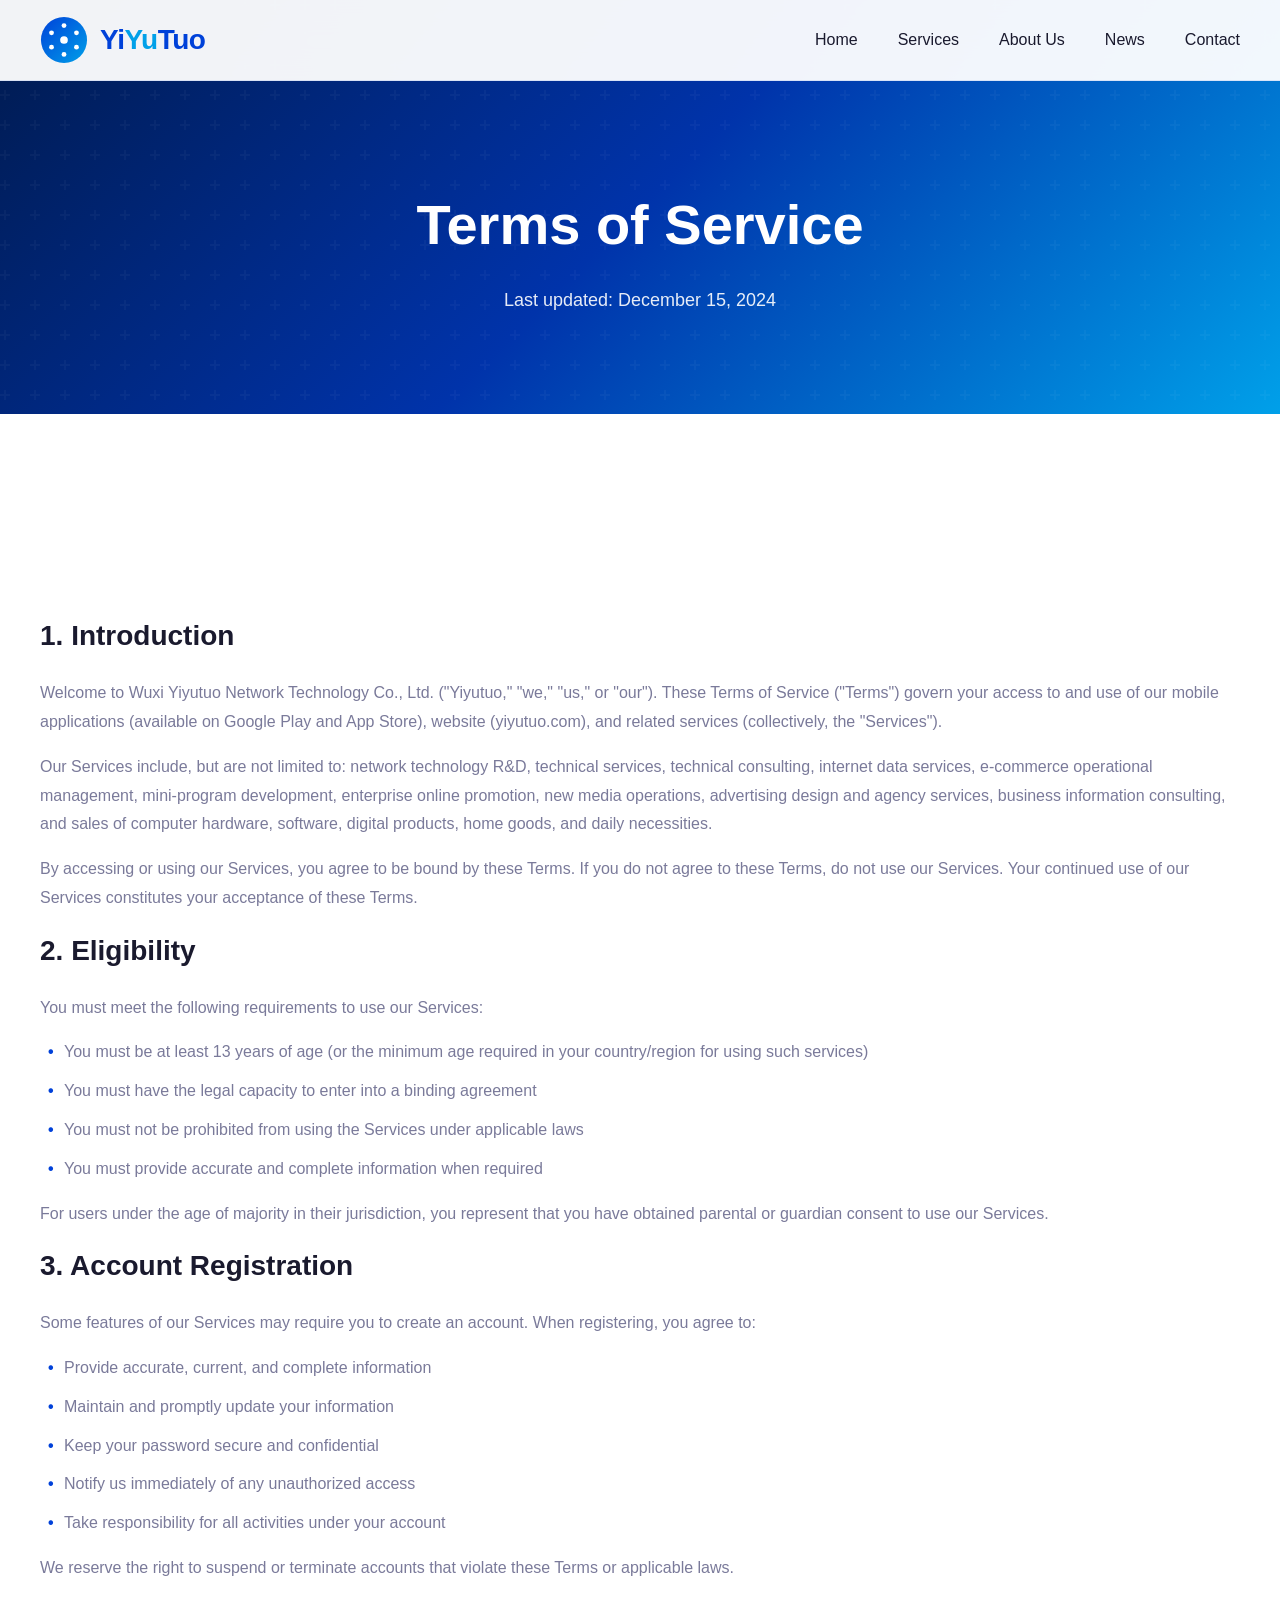
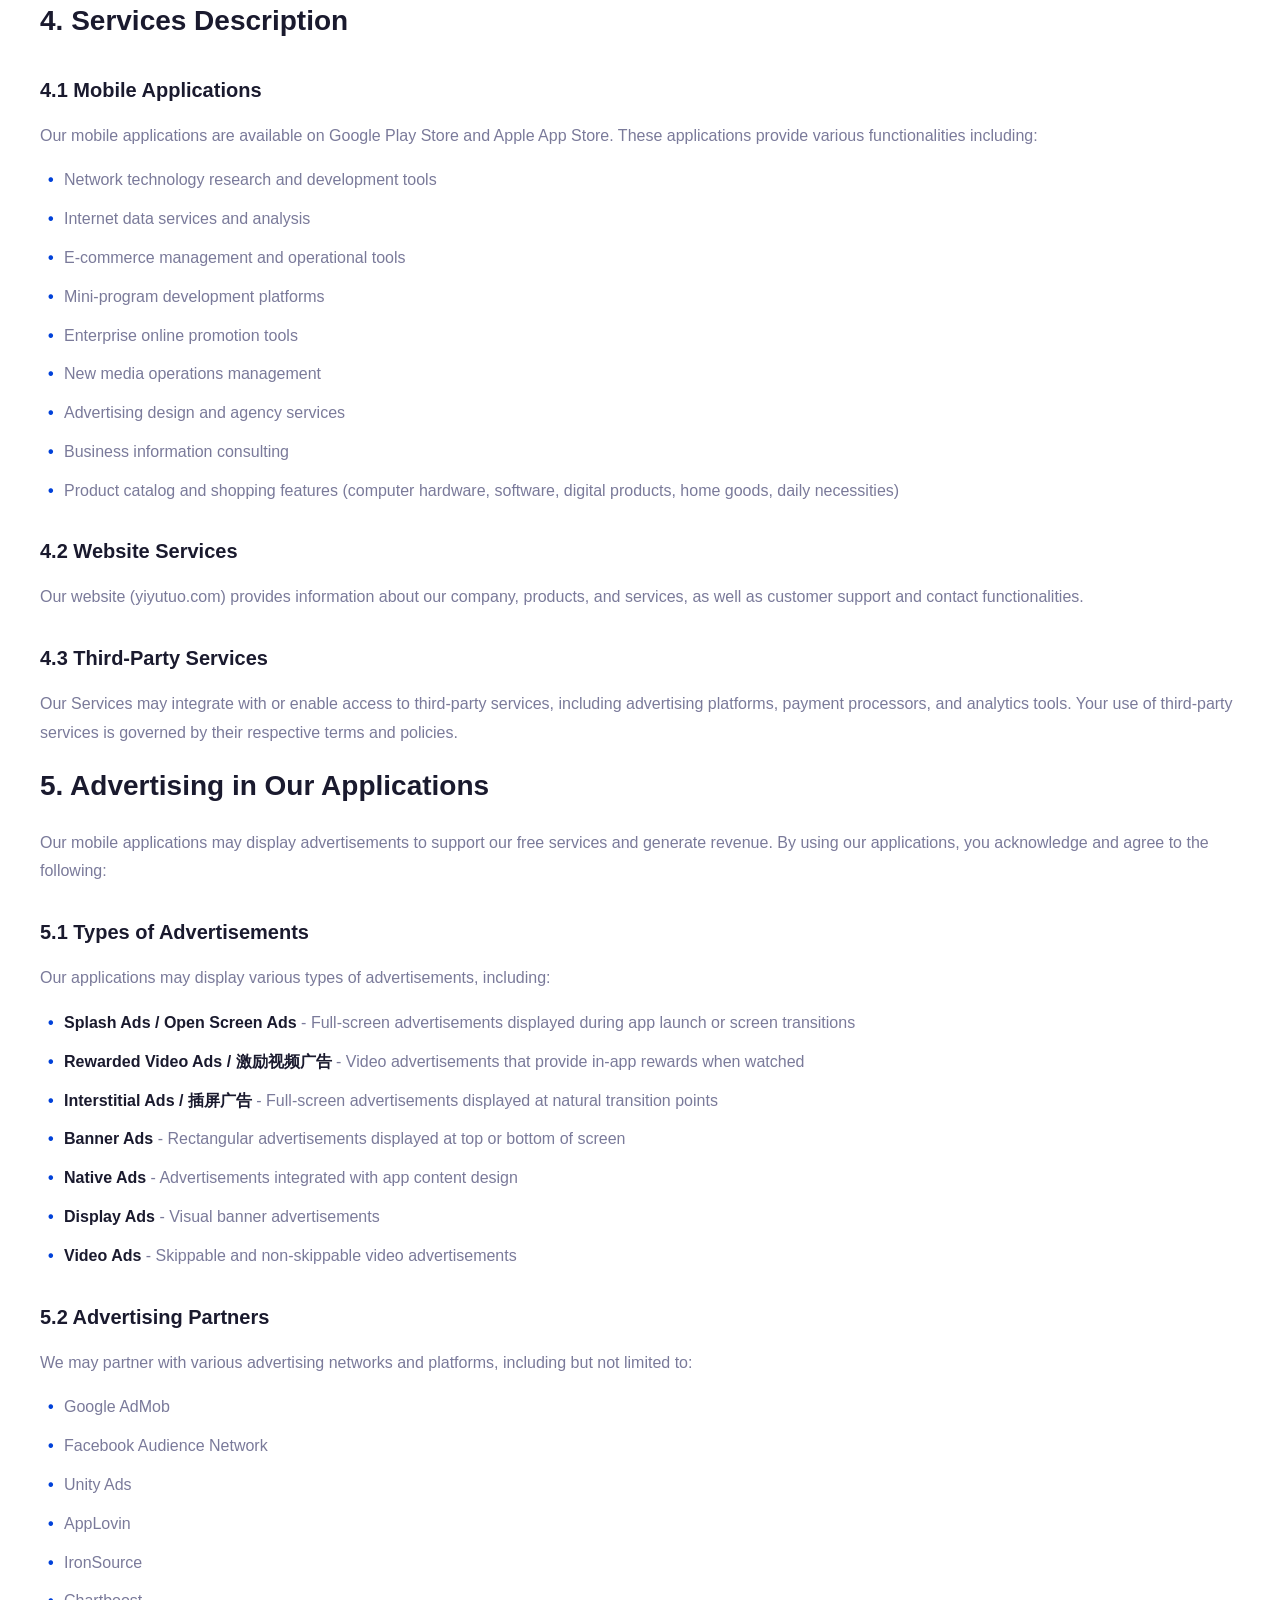
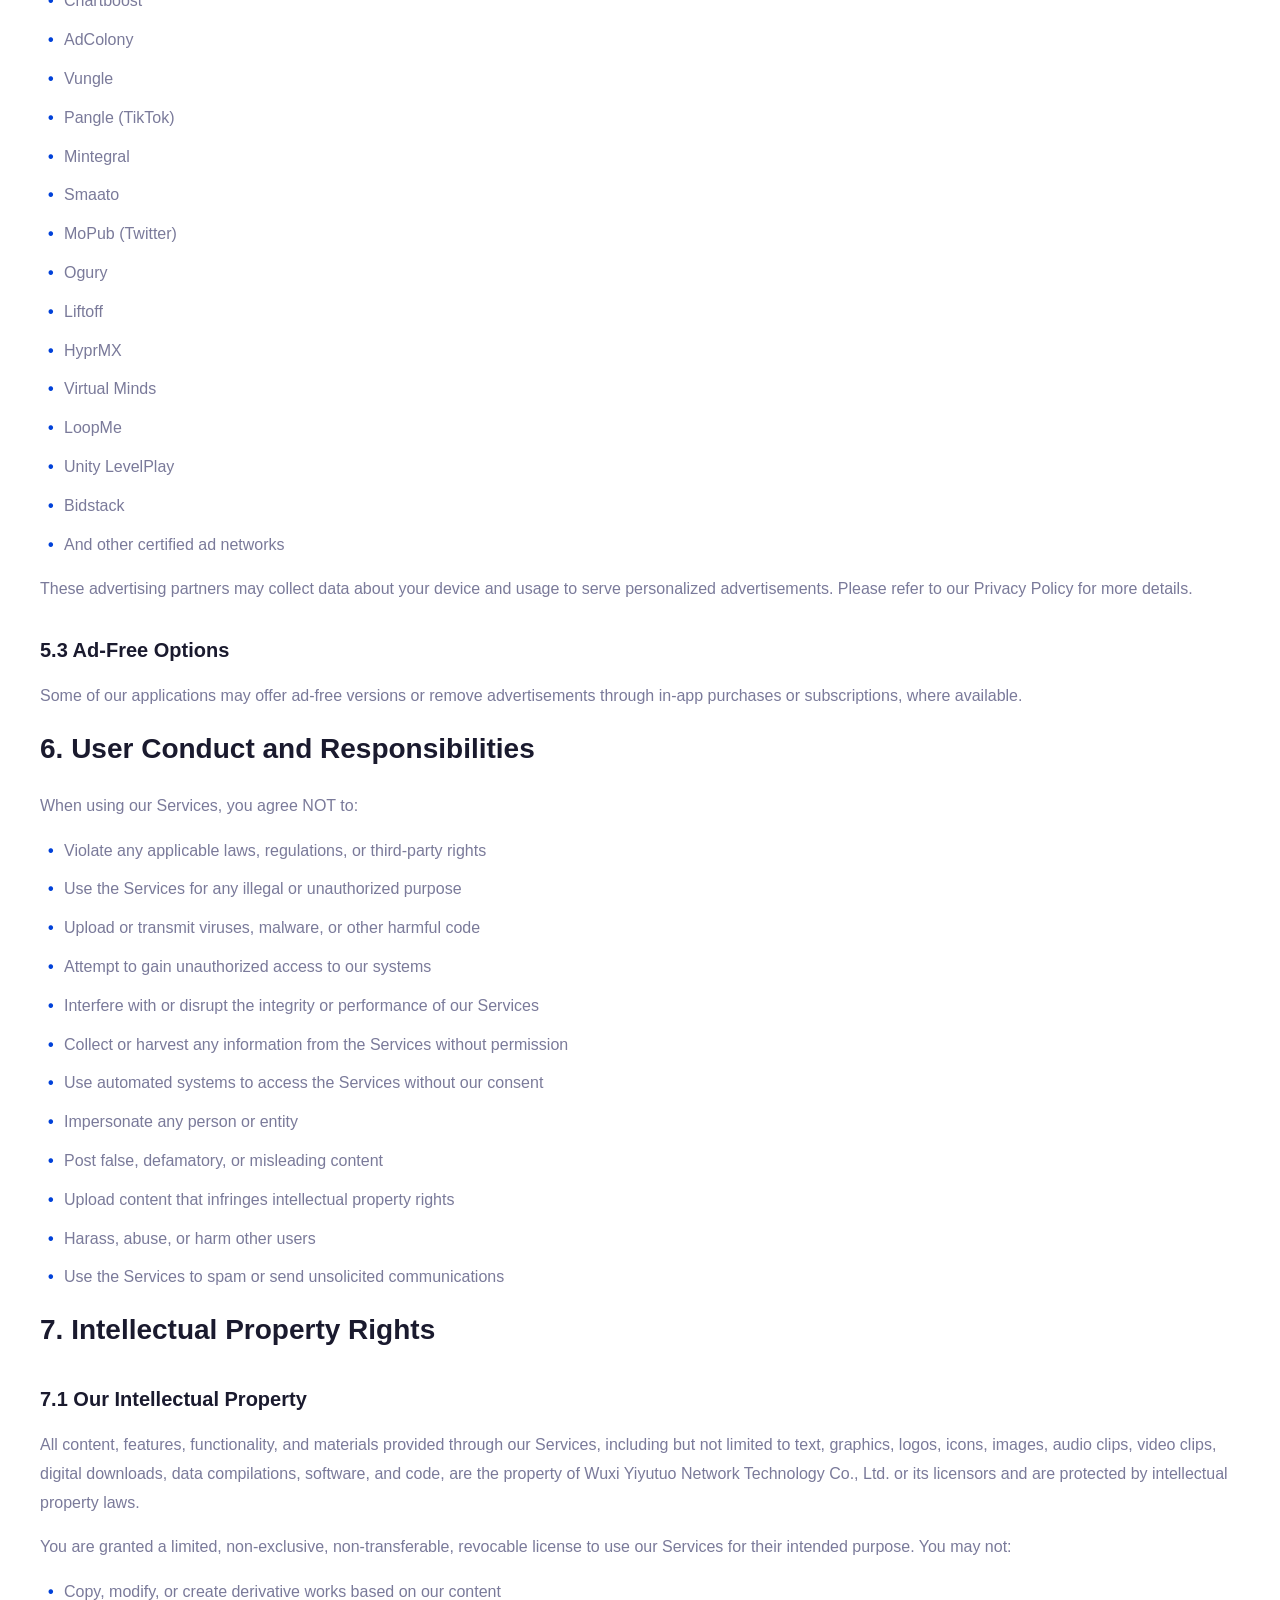
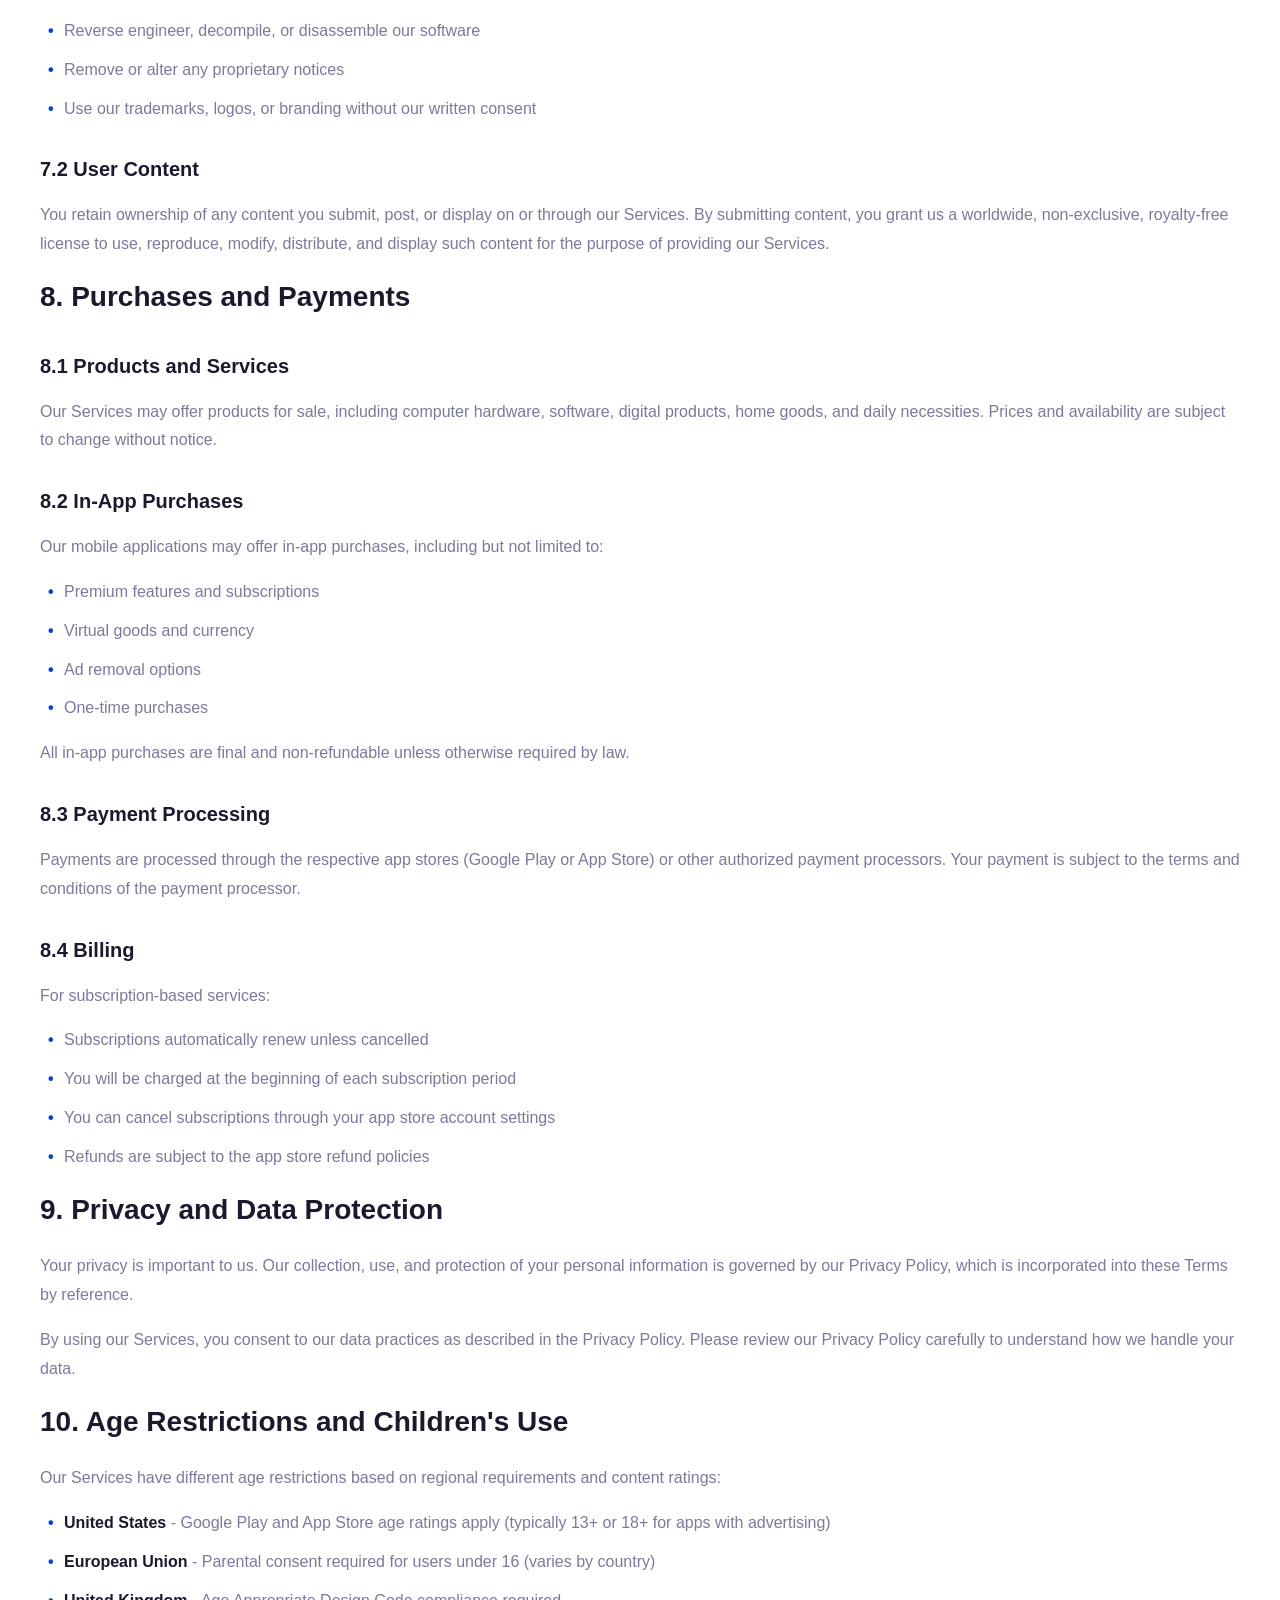
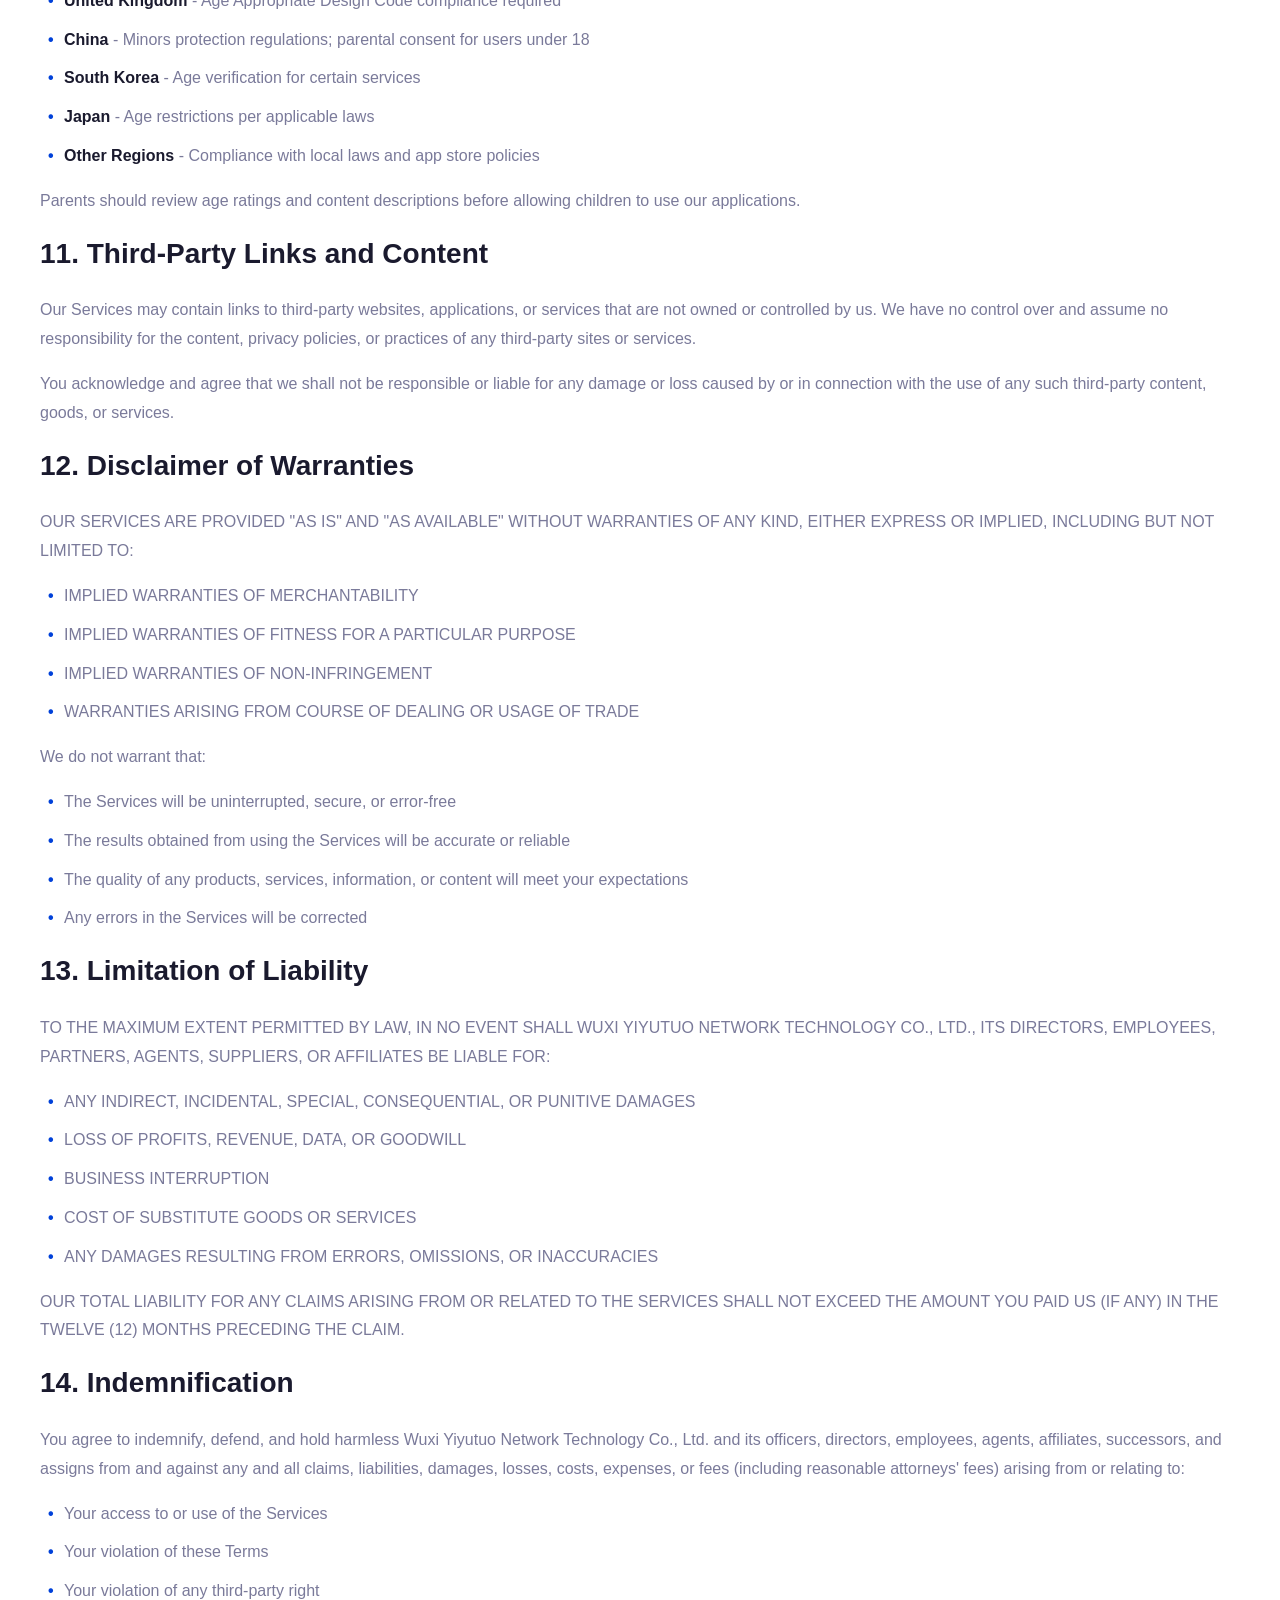
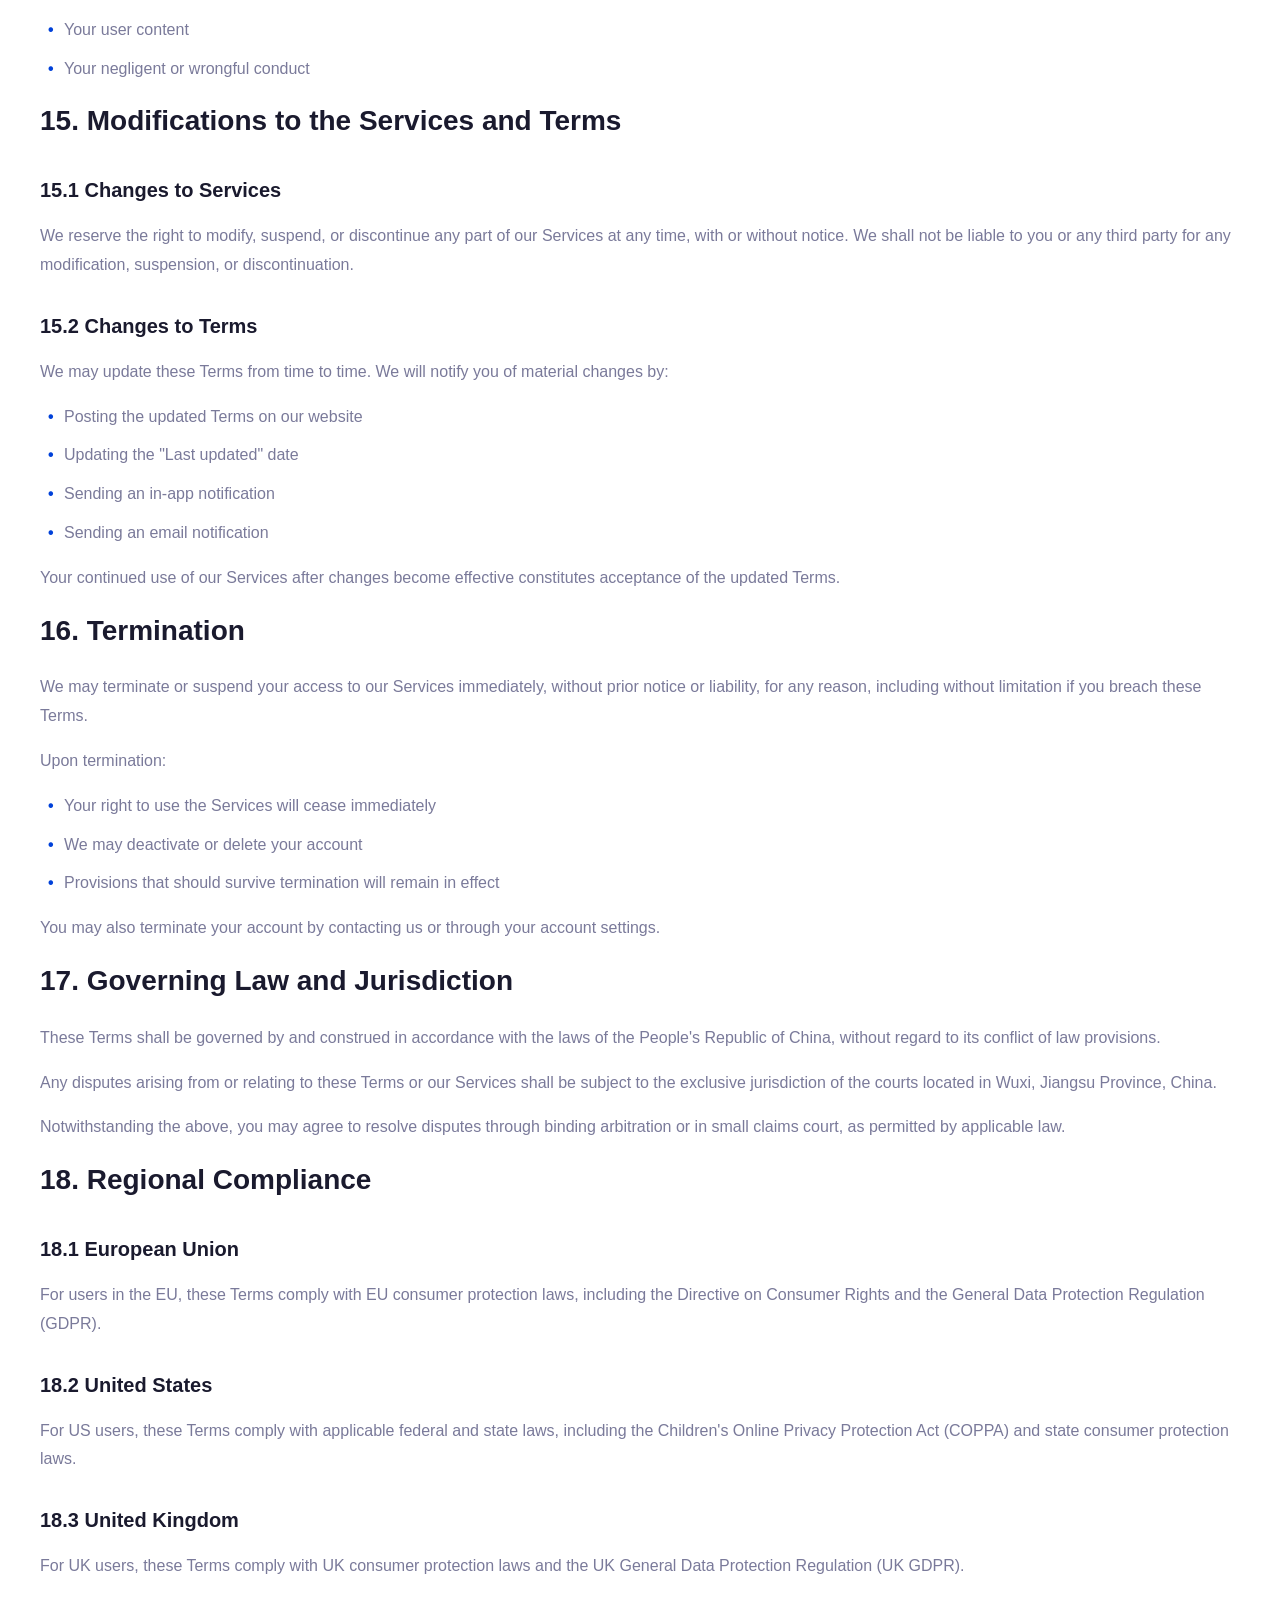
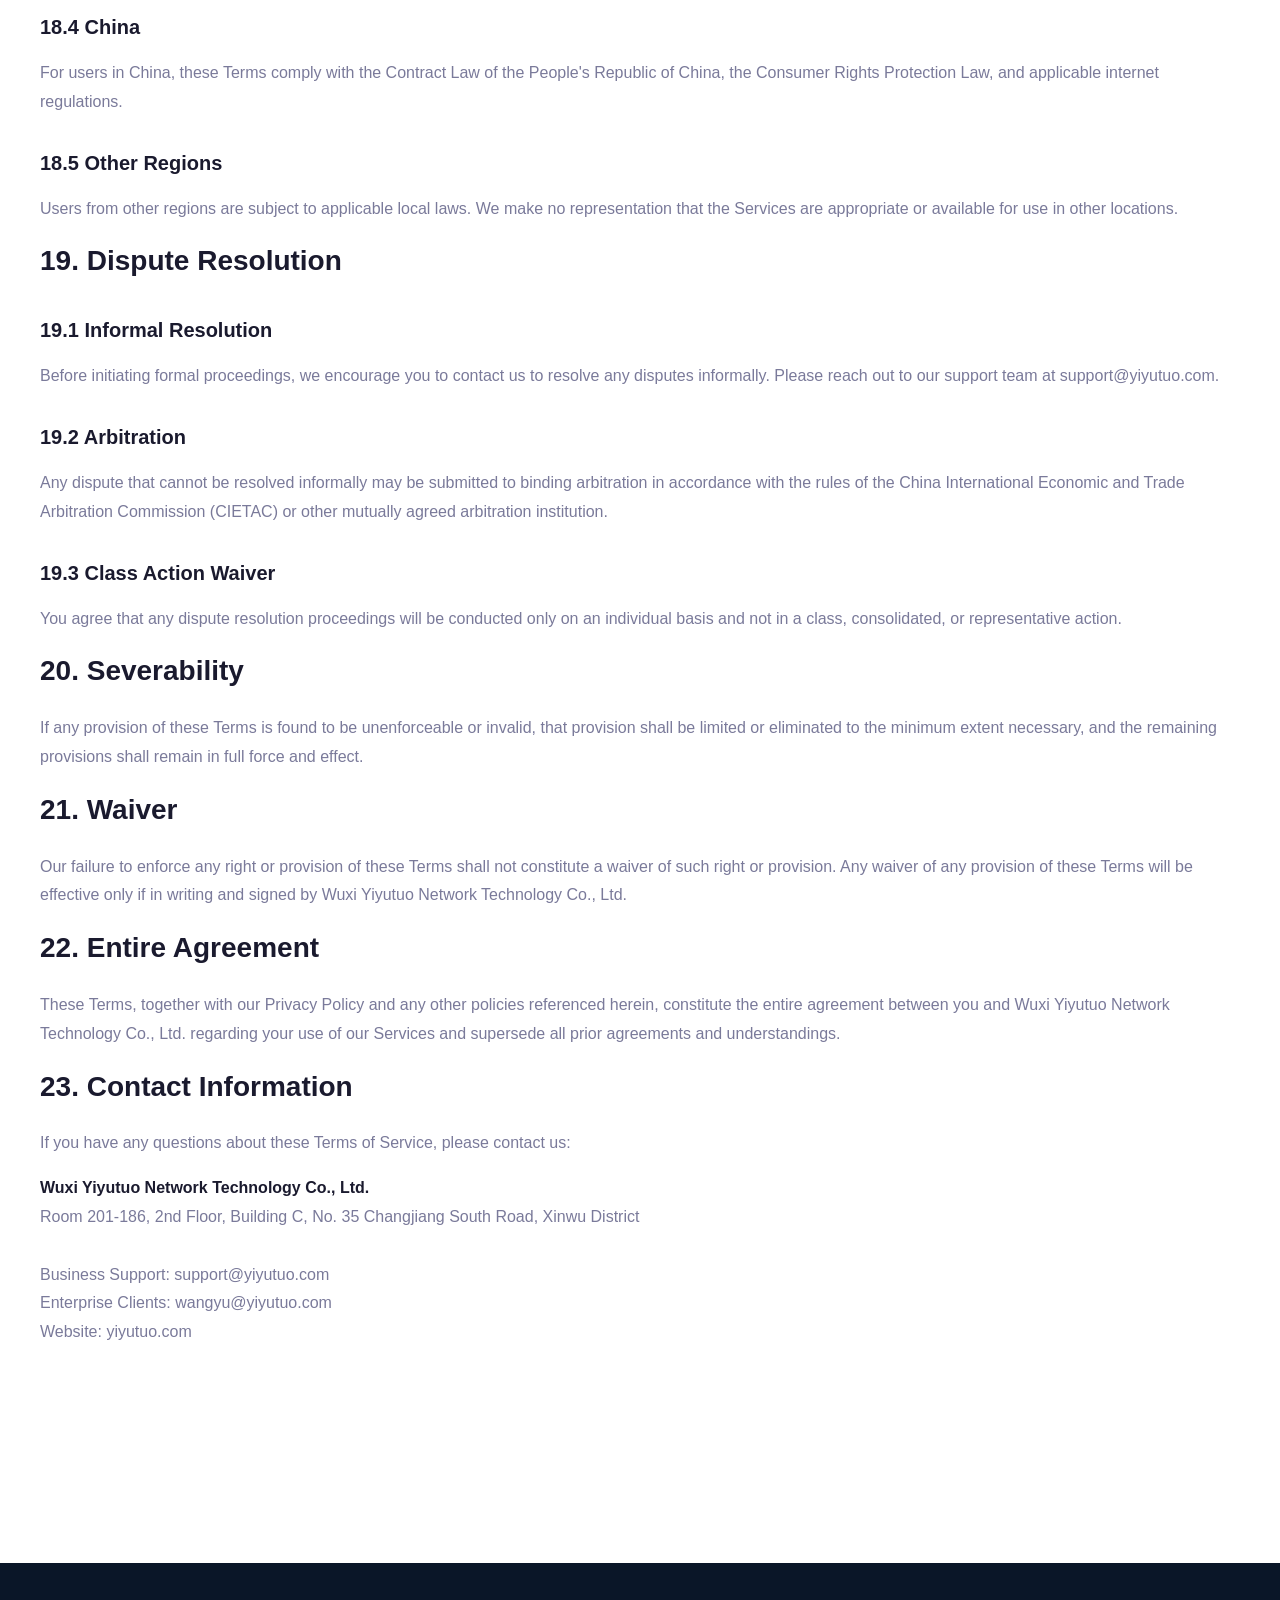
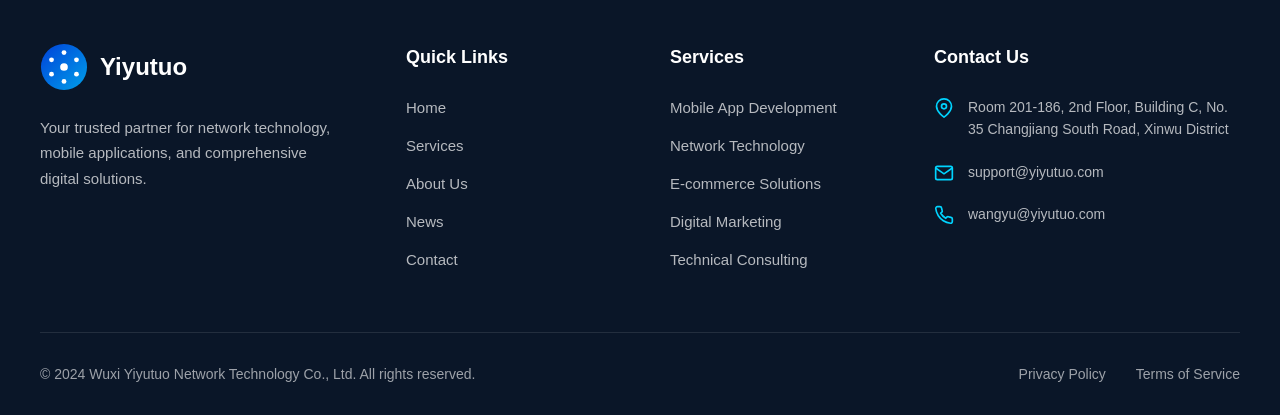
<file: terms.html>
<!DOCTYPE html>
<html lang="en">
<head>
    <meta charset="UTF-8">
    <meta name="viewport" content="width=device-width, initial-scale=1.0">
    <meta name="description" content="Terms of Service - Wuxi Yiyutuo Network Technology Co., Ltd. The terms and conditions governing your use of our mobile applications and services.">
    <meta name="robots" content="index, follow">
    <meta property="og:title" content="Terms of Service - Yiyutuo">
    <link rel="canonical" href="https://yiyutuo.com/terms.html">
    <title>Terms of Service - Wuxi Yiyutuo Network Technology Co., Ltd.</title>
    <link rel="stylesheet" href="css/style.css">
</head>
<body>
    <header class="header">
        <div class="header-inner">
            <a href="index.html" class="logo">
                <svg width="48" height="48" viewBox="0 0 100 100"><defs><linearGradient id="lgt" x1="0%" y1="0%" x2="100%" y2="100%"><stop offset="0%" stop-color="#0041d9"/><stop offset="100%" stop-color="#00a0e9"/></linearGradient></defs><circle cx="50" cy="50" r="48" fill="url(#lgt)"/><g fill="white"><circle cx="50" cy="50" r="8"/><circle cx="50" cy="20" r="5"/><circle cx="76" cy="35" r="5"/><circle cx="76" cy="65" r="5"/><circle cx="50" cy="80" r="5"/><circle cx="24" cy="65" r="5"/><circle cx="24" cy="35" r="5"/></g></svg>
                <span class="logo-text">Yi<span>Yu</span>Tuo</span>
            </a>
            <nav class="nav-menu">
                <a href="index.html" class="nav-item">Home</a>
                <a href="services.html" class="nav-item">Services</a>
                <a href="about.html" class="nav-item">About Us</a>
                <a href="news.html" class="nav-item">News</a>
                <a href="contact.html" class="nav-item">Contact</a>
            </nav>
            <button class="menu-toggle"><span></span><span></span><span></span></button>
        </div>
    </header>

    <section class="page-header">
        <div class="container">
            <h1>Terms of Service</h1>
            <p>Last updated: December 15, 2024</p>
        </div>
    </section>

    <section class="section">
        <div class="container">
            <div class="legal-content">
                <div class="legal-section">
                    <h2>1. Introduction</h2>
                    <p>Welcome to Wuxi Yiyutuo Network Technology Co., Ltd. ("Yiyutuo," "we," "us," or "our"). These Terms of Service ("Terms") govern your access to and use of our mobile applications (available on Google Play and App Store), website (yiyutuo.com), and related services (collectively, the "Services").</p>
                    <p>Our Services include, but are not limited to: network technology R&D, technical services, technical consulting, internet data services, e-commerce operational management, mini-program development, enterprise online promotion, new media operations, advertising design and agency services, business information consulting, and sales of computer hardware, software, digital products, home goods, and daily necessities.</p>
                    <p>By accessing or using our Services, you agree to be bound by these Terms. If you do not agree to these Terms, do not use our Services. Your continued use of our Services constitutes your acceptance of these Terms.</p>
                </div>

                <div class="legal-section">
                    <h2>2. Eligibility</h2>
                    <p>You must meet the following requirements to use our Services:</p>
                    <ul>
                        <li>You must be at least 13 years of age (or the minimum age required in your country/region for using such services)</li>
                        <li>You must have the legal capacity to enter into a binding agreement</li>
                        <li>You must not be prohibited from using the Services under applicable laws</li>
                        <li>You must provide accurate and complete information when required</li>
                    </ul>
                    <p>For users under the age of majority in their jurisdiction, you represent that you have obtained parental or guardian consent to use our Services.</p>
                </div>

                <div class="legal-section">
                    <h2>3. Account Registration</h2>
                    <p>Some features of our Services may require you to create an account. When registering, you agree to:</p>
                    <ul>
                        <li>Provide accurate, current, and complete information</li>
                        <li>Maintain and promptly update your information</li>
                        <li>Keep your password secure and confidential</li>
                        <li>Notify us immediately of any unauthorized access</li>
                        <li>Take responsibility for all activities under your account</li>
                    </ul>
                    <p>We reserve the right to suspend or terminate accounts that violate these Terms or applicable laws.</p>
                </div>

                <div class="legal-section">
                    <h2>4. Services Description</h2>
                    <h3>4.1 Mobile Applications</h3>
                    <p>Our mobile applications are available on Google Play Store and Apple App Store. These applications provide various functionalities including:</p>
                    <ul>
                        <li>Network technology research and development tools</li>
                        <li>Internet data services and analysis</li>
                        <li>E-commerce management and operational tools</li>
                        <li>Mini-program development platforms</li>
                        <li>Enterprise online promotion tools</li>
                        <li>New media operations management</li>
                        <li>Advertising design and agency services</li>
                        <li>Business information consulting</li>
                        <li>Product catalog and shopping features (computer hardware, software, digital products, home goods, daily necessities)</li>
                    </ul>
                    
                    <h3>4.2 Website Services</h3>
                    <p>Our website (yiyutuo.com) provides information about our company, products, and services, as well as customer support and contact functionalities.</p>
                    
                    <h3>4.3 Third-Party Services</h3>
                    <p>Our Services may integrate with or enable access to third-party services, including advertising platforms, payment processors, and analytics tools. Your use of third-party services is governed by their respective terms and policies.</p>
                </div>

                <div class="legal-section">
                    <h2>5. Advertising in Our Applications</h2>
                    <p>Our mobile applications may display advertisements to support our free services and generate revenue. By using our applications, you acknowledge and agree to the following:</p>
                    
                    <h3>5.1 Types of Advertisements</h3>
                    <p>Our applications may display various types of advertisements, including:</p>
                    <ul>
                        <li><strong>Splash Ads / Open Screen Ads</strong> - Full-screen advertisements displayed during app launch or screen transitions</li>
                        <li><strong>Rewarded Video Ads / 激励视频广告</strong> - Video advertisements that provide in-app rewards when watched</li>
                        <li><strong>Interstitial Ads / 插屏广告</strong> - Full-screen advertisements displayed at natural transition points</li>
                        <li><strong>Banner Ads</strong> - Rectangular advertisements displayed at top or bottom of screen</li>
                        <li><strong>Native Ads</strong> - Advertisements integrated with app content design</li>
                        <li><strong>Display Ads</strong> - Visual banner advertisements</li>
                        <li><strong>Video Ads</strong> - Skippable and non-skippable video advertisements</li>
                    </ul>

                    <h3>5.2 Advertising Partners</h3>
                    <p>We may partner with various advertising networks and platforms, including but not limited to:</p>
                    <ul>
                        <li>Google AdMob</li>
                        <li>Facebook Audience Network</li>
                        <li>Unity Ads</li>
                        <li>AppLovin</li>
                        <li>IronSource</li>
                        <li>Chartboost</li>
                        <li>AdColony</li>
                        <li>Vungle</li>
                        <li>Pangle (TikTok)</li>
                        <li>Mintegral</li>
                        <li>Smaato</li>
                        <li>MoPub (Twitter)</li>
                        <li>Ogury</li>
                        <li>Liftoff</li>
                        <li>HyprMX</li>
                        <li>Virtual Minds</li>
                        <li>LoopMe</li>
                        <li>Unity LevelPlay</li>
                        <li>Bidstack</li>
                        <li>And other certified ad networks</li>
                    </ul>
                    <p>These advertising partners may collect data about your device and usage to serve personalized advertisements. Please refer to our Privacy Policy for more details.</p>

                    <h3>5.3 Ad-Free Options</h3>
                    <p>Some of our applications may offer ad-free versions or remove advertisements through in-app purchases or subscriptions, where available.</p>
                </div>

                <div class="legal-section">
                    <h2>6. User Conduct and Responsibilities</h2>
                    <p>When using our Services, you agree NOT to:</p>
                    <ul>
                        <li>Violate any applicable laws, regulations, or third-party rights</li>
                        <li>Use the Services for any illegal or unauthorized purpose</li>
                        <li>Upload or transmit viruses, malware, or other harmful code</li>
                        <li>Attempt to gain unauthorized access to our systems</li>
                        <li>Interfere with or disrupt the integrity or performance of our Services</li>
                        <li>Collect or harvest any information from the Services without permission</li>
                        <li>Use automated systems to access the Services without our consent</li>
                        <li>Impersonate any person or entity</li>
                        <li>Post false, defamatory, or misleading content</li>
                        <li>Upload content that infringes intellectual property rights</li>
                        <li>Harass, abuse, or harm other users</li>
                        <li>Use the Services to spam or send unsolicited communications</li>
                    </ul>
                </div>

                <div class="legal-section">
                    <h2>7. Intellectual Property Rights</h2>
                    <h3>7.1 Our Intellectual Property</h3>
                    <p>All content, features, functionality, and materials provided through our Services, including but not limited to text, graphics, logos, icons, images, audio clips, video clips, digital downloads, data compilations, software, and code, are the property of Wuxi Yiyutuo Network Technology Co., Ltd. or its licensors and are protected by intellectual property laws.</p>
                    <p>You are granted a limited, non-exclusive, non-transferable, revocable license to use our Services for their intended purpose. You may not:</p>
                    <ul>
                        <li>Copy, modify, or create derivative works based on our content</li>
                        <li>Reverse engineer, decompile, or disassemble our software</li>
                        <li>Remove or alter any proprietary notices</li>
                        <li>Use our trademarks, logos, or branding without our written consent</li>
                    </ul>
                    
                    <h3>7.2 User Content</h3>
                    <p>You retain ownership of any content you submit, post, or display on or through our Services. By submitting content, you grant us a worldwide, non-exclusive, royalty-free license to use, reproduce, modify, distribute, and display such content for the purpose of providing our Services.</p>
                </div>

                <div class="legal-section">
                    <h2>8. Purchases and Payments</h2>
                    <h3>8.1 Products and Services</h3>
                    <p>Our Services may offer products for sale, including computer hardware, software, digital products, home goods, and daily necessities. Prices and availability are subject to change without notice.</p>
                    
                    <h3>8.2 In-App Purchases</h3>
                    <p>Our mobile applications may offer in-app purchases, including but not limited to:</p>
                    <ul>
                        <li>Premium features and subscriptions</li>
                        <li>Virtual goods and currency</li>
                        <li>Ad removal options</li>
                        <li>One-time purchases</li>
                    </ul>
                    <p>All in-app purchases are final and non-refundable unless otherwise required by law.</p>
                    
                    <h3>8.3 Payment Processing</h3>
                    <p>Payments are processed through the respective app stores (Google Play or App Store) or other authorized payment processors. Your payment is subject to the terms and conditions of the payment processor.</p>
                    
                    <h3>8.4 Billing</h3>
                    <p>For subscription-based services:</p>
                    <ul>
                        <li>Subscriptions automatically renew unless cancelled</li>
                        <li>You will be charged at the beginning of each subscription period</li>
                        <li>You can cancel subscriptions through your app store account settings</li>
                        <li>Refunds are subject to the app store refund policies</li>
                    </ul>
                </div>

                <div class="legal-section">
                    <h2>9. Privacy and Data Protection</h2>
                    <p>Your privacy is important to us. Our collection, use, and protection of your personal information is governed by our Privacy Policy, which is incorporated into these Terms by reference.</p>
                    <p>By using our Services, you consent to our data practices as described in the Privacy Policy. Please review our Privacy Policy carefully to understand how we handle your data.</p>
                </div>

                <div class="legal-section">
                    <h2>10. Age Restrictions and Children's Use</h2>
                    <p>Our Services have different age restrictions based on regional requirements and content ratings:</p>
                    <ul>
                        <li><strong>United States</strong> - Google Play and App Store age ratings apply (typically 13+ or 18+ for apps with advertising)</li>
                        <li><strong>European Union</strong> - Parental consent required for users under 16 (varies by country)</li>
                        <li><strong>United Kingdom</strong> - Age Appropriate Design Code compliance required</li>
                        <li><strong>China</strong> - Minors protection regulations; parental consent for users under 18</li>
                        <li><strong>South Korea</strong> - Age verification for certain services</li>
                        <li><strong>Japan</strong> - Age restrictions per applicable laws</li>
                        <li><strong>Other Regions</strong> - Compliance with local laws and app store policies</li>
                    </ul>
                    <p>Parents should review age ratings and content descriptions before allowing children to use our applications.</p>
                </div>

                <div class="legal-section">
                    <h2>11. Third-Party Links and Content</h2>
                    <p>Our Services may contain links to third-party websites, applications, or services that are not owned or controlled by us. We have no control over and assume no responsibility for the content, privacy policies, or practices of any third-party sites or services.</p>
                    <p>You acknowledge and agree that we shall not be responsible or liable for any damage or loss caused by or in connection with the use of any such third-party content, goods, or services.</p>
                </div>

                <div class="legal-section">
                    <h2>12. Disclaimer of Warranties</h2>
                    <p>OUR SERVICES ARE PROVIDED "AS IS" AND "AS AVAILABLE" WITHOUT WARRANTIES OF ANY KIND, EITHER EXPRESS OR IMPLIED, INCLUDING BUT NOT LIMITED TO:</p>
                    <ul>
                        <li>IMPLIED WARRANTIES OF MERCHANTABILITY</li>
                        <li>IMPLIED WARRANTIES OF FITNESS FOR A PARTICULAR PURPOSE</li>
                        <li>IMPLIED WARRANTIES OF NON-INFRINGEMENT</li>
                        <li>WARRANTIES ARISING FROM COURSE OF DEALING OR USAGE OF TRADE</li>
                    </ul>
                    <p>We do not warrant that:</p>
                    <ul>
                        <li>The Services will be uninterrupted, secure, or error-free</li>
                        <li>The results obtained from using the Services will be accurate or reliable</li>
                        <li>The quality of any products, services, information, or content will meet your expectations</li>
                        <li>Any errors in the Services will be corrected</li>
                    </ul>
                </div>

                <div class="legal-section">
                    <h2>13. Limitation of Liability</h2>
                    <p>TO THE MAXIMUM EXTENT PERMITTED BY LAW, IN NO EVENT SHALL WUXI YIYUTUO NETWORK TECHNOLOGY CO., LTD., ITS DIRECTORS, EMPLOYEES, PARTNERS, AGENTS, SUPPLIERS, OR AFFILIATES BE LIABLE FOR:</p>
                    <ul>
                        <li>ANY INDIRECT, INCIDENTAL, SPECIAL, CONSEQUENTIAL, OR PUNITIVE DAMAGES</li>
                        <li>LOSS OF PROFITS, REVENUE, DATA, OR GOODWILL</li>
                        <li>BUSINESS INTERRUPTION</li>
                        <li>COST OF SUBSTITUTE GOODS OR SERVICES</li>
                        <li>ANY DAMAGES RESULTING FROM ERRORS, OMISSIONS, OR INACCURACIES</li>
                    </ul>
                    <p>OUR TOTAL LIABILITY FOR ANY CLAIMS ARISING FROM OR RELATED TO THE SERVICES SHALL NOT EXCEED THE AMOUNT YOU PAID US (IF ANY) IN THE TWELVE (12) MONTHS PRECEDING THE CLAIM.</p>
                </div>

                <div class="legal-section">
                    <h2>14. Indemnification</h2>
                    <p>You agree to indemnify, defend, and hold harmless Wuxi Yiyutuo Network Technology Co., Ltd. and its officers, directors, employees, agents, affiliates, successors, and assigns from and against any and all claims, liabilities, damages, losses, costs, expenses, or fees (including reasonable attorneys' fees) arising from or relating to:</p>
                    <ul>
                        <li>Your access to or use of the Services</li>
                        <li>Your violation of these Terms</li>
                        <li>Your violation of any third-party right</li>
                        <li>Your user content</li>
                        <li>Your negligent or wrongful conduct</li>
                    </ul>
                </div>

                <div class="legal-section">
                    <h2>15. Modifications to the Services and Terms</h2>
                    <h3>15.1 Changes to Services</h3>
                    <p>We reserve the right to modify, suspend, or discontinue any part of our Services at any time, with or without notice. We shall not be liable to you or any third party for any modification, suspension, or discontinuation.</p>
                    
                    <h3>15.2 Changes to Terms</h3>
                    <p>We may update these Terms from time to time. We will notify you of material changes by:</p>
                    <ul>
                        <li>Posting the updated Terms on our website</li>
                        <li>Updating the "Last updated" date</li>
                        <li>Sending an in-app notification</li>
                        <li>Sending an email notification</li>
                    </ul>
                    <p>Your continued use of our Services after changes become effective constitutes acceptance of the updated Terms.</p>
                </div>

                <div class="legal-section">
                    <h2>16. Termination</h2>
                    <p>We may terminate or suspend your access to our Services immediately, without prior notice or liability, for any reason, including without limitation if you breach these Terms.</p>
                    <p>Upon termination:</p>
                    <ul>
                        <li>Your right to use the Services will cease immediately</li>
                        <li>We may deactivate or delete your account</li>
                        <li>Provisions that should survive termination will remain in effect</li>
                    </ul>
                    <p>You may also terminate your account by contacting us or through your account settings.</p>
                </div>

                <div class="legal-section">
                    <h2>17. Governing Law and Jurisdiction</h2>
                    <p>These Terms shall be governed by and construed in accordance with the laws of the People's Republic of China, without regard to its conflict of law provisions.</p>
                    <p>Any disputes arising from or relating to these Terms or our Services shall be subject to the exclusive jurisdiction of the courts located in Wuxi, Jiangsu Province, China.</p>
                    <p>Notwithstanding the above, you may agree to resolve disputes through binding arbitration or in small claims court, as permitted by applicable law.</p>
                </div>

                <div class="legal-section">
                    <h2>18. Regional Compliance</h2>
                    <h3>18.1 European Union</h3>
                    <p>For users in the EU, these Terms comply with EU consumer protection laws, including the Directive on Consumer Rights and the General Data Protection Regulation (GDPR).</p>
                    
                    <h3>18.2 United States</h3>
                    <p>For US users, these Terms comply with applicable federal and state laws, including the Children's Online Privacy Protection Act (COPPA) and state consumer protection laws.</p>
                    
                    <h3>18.3 United Kingdom</h3>
                    <p>For UK users, these Terms comply with UK consumer protection laws and the UK General Data Protection Regulation (UK GDPR).</p>
                    
                    <h3>18.4 China</h3>
                    <p>For users in China, these Terms comply with the Contract Law of the People's Republic of China, the Consumer Rights Protection Law, and applicable internet regulations.</p>
                    
                    <h3>18.5 Other Regions</h3>
                    <p>Users from other regions are subject to applicable local laws. We make no representation that the Services are appropriate or available for use in other locations.</p>
                </div>

                <div class="legal-section">
                    <h2>19. Dispute Resolution</h2>
                    <h3>19.1 Informal Resolution</h3>
                    <p>Before initiating formal proceedings, we encourage you to contact us to resolve any disputes informally. Please reach out to our support team at support@yiyutuo.com.</p>
                    
                    <h3>19.2 Arbitration</h3>
                    <p>Any dispute that cannot be resolved informally may be submitted to binding arbitration in accordance with the rules of the China International Economic and Trade Arbitration Commission (CIETAC) or other mutually agreed arbitration institution.</p>
                    
                    <h3>19.3 Class Action Waiver</h3>
                    <p>You agree that any dispute resolution proceedings will be conducted only on an individual basis and not in a class, consolidated, or representative action.</p>
                </div>

                <div class="legal-section">
                    <h2>20. Severability</h2>
                    <p>If any provision of these Terms is found to be unenforceable or invalid, that provision shall be limited or eliminated to the minimum extent necessary, and the remaining provisions shall remain in full force and effect.</p>
                </div>

                <div class="legal-section">
                    <h2>21. Waiver</h2>
                    <p>Our failure to enforce any right or provision of these Terms shall not constitute a waiver of such right or provision. Any waiver of any provision of these Terms will be effective only if in writing and signed by Wuxi Yiyutuo Network Technology Co., Ltd.</p>
                </div>

                <div class="legal-section">
                    <h2>22. Entire Agreement</h2>
                    <p>These Terms, together with our Privacy Policy and any other policies referenced herein, constitute the entire agreement between you and Wuxi Yiyutuo Network Technology Co., Ltd. regarding your use of our Services and supersede all prior agreements and understandings.</p>
                </div>

                <div class="legal-section">
                    <h2>23. Contact Information</h2>
                    <p>If you have any questions about these Terms of Service, please contact us:</p>
                    <p><strong>Wuxi Yiyutuo Network Technology Co., Ltd.</strong><br>
                    Room 201-186, 2nd Floor, Building C, No. 35 Changjiang South Road, Xinwu District<br><br>
                    Business Support: <a href="mailto:support@yiyutuo.com">support@yiyutuo.com</a><br>
                    Enterprise Clients: <a href="mailto:wangyu@yiyutuo.com">wangyu@yiyutuo.com</a><br>
                    Website: yiyutuo.com</p>
                </div>
            </div>
        </div>
    </section>

    <footer class="footer">
        <div class="container">
            <div class="footer-main">
                <div class="footer-brand">
                    <div class="footer-logo">
                        <svg width="48" height="48" viewBox="0 0 100 100"><defs><linearGradient id="flgt" x1="0%" y1="0%" x2="100%" y2="100%"><stop offset="0%" stop-color="#0041d9"/><stop offset="100%" stop-color="#00a0e9"/></linearGradient></defs><circle cx="50" cy="50" r="48" fill="url(#flgt)"/><g fill="white"><circle cx="50" cy="50" r="8"/><circle cx="50" cy="20" r="5"/><circle cx="76" cy="35" r="5"/><circle cx="76" cy="65" r="5"/><circle cx="50" cy="80" r="5"/><circle cx="24" cy="65" r="5"/><circle cx="24" cy="35" r="5"/></g></svg>
                        <span class="footer-logo-text">Yiyutuo</span>
                    </div>
                    <p class="footer-description">Your trusted partner for network technology, mobile applications, and comprehensive digital solutions.</p>
                </div>
                <div class="footer-column">
                    <h4>Quick Links</h4>
                    <div class="footer-links">
                        <a href="index.html" class="footer-link">Home</a>
                        <a href="services.html" class="footer-link">Services</a>
                        <a href="about.html" class="footer-link">About Us</a>
                        <a href="news.html" class="footer-link">News</a>
                        <a href="contact.html" class="footer-link">Contact</a>
                    </div>
                </div>
                <div class="footer-column">
                    <h4>Services</h4>
                    <div class="footer-links">
                        <a href="services.html" class="footer-link">Mobile App Development</a>
                        <a href="services.html" class="footer-link">Network Technology</a>
                        <a href="services.html" class="footer-link">E-commerce Solutions</a>
                        <a href="services.html" class="footer-link">Digital Marketing</a>
                        <a href="services.html" class="footer-link">Technical Consulting</a>
                    </div>
                </div>
                <div class="footer-column">
                    <h4>Contact Us</h4>
                    <div class="footer-contact-item">
                        <svg viewBox="0 0 24 24" fill="none" stroke="currentColor" stroke-width="2"><path d="M21 10c0 7-9 13-9 13s-9-6-9-13a9 9 0 0 1 18 0z"/><circle cx="12" cy="10" r="3"/></svg>
                        <span>Room 201-186, 2nd Floor, Building C, No. 35 Changjiang South Road, Xinwu District</span>
                    </div>
                    <div class="footer-contact-item">
                        <svg viewBox="0 0 24 24" fill="none" stroke="currentColor" stroke-width="2"><path d="M4 4h16c1.1 0 2 .9 2 2v12c0 1.1-.9 2-2 2H4c-1.1 0-2-.9-2-2V6c0-1.1.9-2 2-2z"/><polyline points="22,6 12,13 2,6"/></svg>
                        <span>support@yiyutuo.com</span>
                    </div>
                    <div class="footer-contact-item">
                        <svg viewBox="0 0 24 24" fill="none" stroke="currentColor" stroke-width="2"><path d="M22 16.92v3a2 2 0 0 1-2.18 2 19.79 19.79 0 0 1-8.63-3.07 19.5 19.5 0 0 1-6-6 19.79 19.79 0 0 1-3.07-8.67A2 2 0 0 1 4.11 2h3a2 2 0 0 1 2 1.72 12.84 12.84 0 0 0 .7 2.81 2 2 0 0 1-.45 2.11L8.09 9.91a16 16 0 0 0 6 6l1.27-1.27a2 2 0 0 1 2.11-.45 12.84 12.84 0 0 0 2.81.7A2 2 0 0 1 22 16.92z"/></svg>
                        <span>wangyu@yiyutuo.com</span>
                    </div>
                </div>
            </div>
            <div class="footer-bottom">
                <p class="footer-copyright">© 2024 Wuxi Yiyutuo Network Technology Co., Ltd. All rights reserved.</p>
                <div class="footer-legal">
                    <a href="privacy.html" class="footer-legal-link">Privacy Policy</a>
                    <a href="terms.html" class="footer-legal-link">Terms of Service</a>
                </div>
            </div>
        </div>
    </footer>
    <script src="js/main.js"></script>
</body>
</html>
</file>
<file: css/style.css>
/* ========================================
   YIYUTUO - Corporate Website Stylesheet
   BYD-inspired Modern Design with Animations
   ======================================== */

/* CSS Variables */
:root {
    --primary-color: #0041d9;
    --primary-dark: #0033aa;
    --primary-light: #0066ff;
    --secondary-color: #00a0e9;
    --accent-color: #00d4ff;
    --gradient-primary: linear-gradient(135deg, #0041d9 0%, #00a0e9 100%);
    --gradient-hero: linear-gradient(135deg, #001a4d 0%, #0033aa 50%, #00a0e9 100%);
    --gradient-card: linear-gradient(180deg, rgba(0,68,217,0.05) 0%, rgba(0,160,233,0.1) 100%);
    --text-dark: #1a1a2e;
    --text-medium: #4a4a6a;
    --text-light: #7a7a9a;
    --bg-light: #f8fafc;
    --bg-white: #ffffff;
    --bg-dark: #0a1628;
    --shadow-sm: 0 2px 8px rgba(0,68,217,0.1);
    --shadow-md: 0 8px 30px rgba(0,68,217,0.15);
    --shadow-lg: 0 20px 60px rgba(0,68,217,0.2);
    --shadow-xl: 0 30px 80px rgba(0,68,217,0.25);
    --transition-fast: 0.2s ease;
    --transition-normal: 0.3s ease;
    --transition-slow: 0.5s ease;
    --font-heading: 'Segoe UI', 'PingFang SC', 'Microsoft YaHei', sans-serif;
    --font-body: 'Segoe UI', 'PingFang SC', 'Microsoft YaHei', sans-serif;
    --container-max: 1400px;
}

/* Reset & Base */
*, *::before, *::after {
    margin: 0;
    padding: 0;
    box-sizing: border-box;
}

html {
    scroll-behavior: smooth;
    font-size: 16px;
}

body {
    font-family: var(--font-body);
    color: var(--text-dark);
    line-height: 1.6;
    background: var(--bg-white);
    overflow-x: hidden;
}

a {
    text-decoration: none;
    color: inherit;
    transition: var(--transition-fast);
}

ul {
    list-style: none;
}

img {
    max-width: 100%;
    height: auto;
}

.container {
    max-width: var(--container-max);
    margin: 0 auto;
    padding: 0 40px;
}

.section {
    padding: 120px 0;
    position: relative;
}

.section-title {
    font-size: 48px;
    font-weight: 700;
    color: var(--text-dark);
    text-align: center;
    margin-bottom: 20px;
    position: relative;
}

.section-subtitle {
    font-size: 18px;
    color: var(--text-light);
    text-align: center;
    max-width: 600px;
    margin: 0 auto 60px;
}

/* ========================================
   Header & Navigation
   ======================================== */
.header {
    position: fixed;
    top: 0;
    left: 0;
    right: 0;
    z-index: 1000;
    background: rgba(255,255,255,0.95);
    backdrop-filter: blur(20px);
    border-bottom: 1px solid rgba(0,68,217,0.1);
    transition: var(--transition-normal);
}

.header.scrolled {
    background: rgba(255,255,255,0.98);
    box-shadow: var(--shadow-md);
}

.header-inner {
    max-width: var(--container-max);
    margin: 0 auto;
    padding: 0 40px;
    height: 80px;
    display: flex;
    align-items: center;
    justify-content: space-between;
}

.logo {
    display: flex;
    align-items: center;
    gap: 12px;
    font-size: 28px;
    font-weight: 700;
    color: var(--primary-color);
}

.logo svg {
    transition: var(--transition-normal);
}

.logo:hover svg {
    transform: rotate(360deg);
}

.logo-text {
    letter-spacing: -0.5px;
}

.logo-text span {
    color: var(--secondary-color);
}

.nav-menu {
    display: flex;
    align-items: center;
    gap: 40px;
}

.nav-item {
    position: relative;
    font-size: 16px;
    font-weight: 500;
    color: var(--text-dark);
    padding: 10px 0;
    transition: var(--transition-fast);
}

.nav-item::after {
    content: '';
    position: absolute;
    bottom: 0;
    left: 0;
    width: 0;
    height: 2px;
    background: var(--gradient-primary);
    transition: var(--transition-normal);
}

.nav-item:hover::after,
.nav-item.active::after {
    width: 100%;
}

.nav-item:hover,
.nav-item.active {
    color: var(--primary-color);
}

.menu-toggle {
    display: none;
    flex-direction: column;
    gap: 6px;
    background: none;
    border: none;
    cursor: pointer;
    padding: 10px;
}

.menu-toggle span {
    display: block;
    width: 28px;
    height: 3px;
    background: var(--primary-color);
    border-radius: 2px;
    transition: var(--transition-normal);
}

/* ========================================
   Hero Section
   ======================================== */
.hero {
    min-height: 100vh;
    background: var(--gradient-hero);
    position: relative;
    overflow: hidden;
    display: flex;
    align-items: center;
    padding-top: 80px;
}

.hero::before {
    content: '';
    position: absolute;
    top: 0;
    left: 0;
    right: 0;
    bottom: 0;
    background: url("data:image/svg+xml,%3Csvg width='60' height='60' viewBox='0 0 60 60' xmlns='http://www.w3.org/2000/svg'%3E%3Cg fill='none' fill-rule='evenodd'%3E%3Cg fill='%23ffffff' fill-opacity='0.03'%3E%3Cpath d='M36 34v-4h-2v4h-4v2h4v4h2v-4h4v-2h-4zm0-30V0h-2v4h-4v2h4v4h2V6h4V4h-4zM6 34v-4H4v4H0v2h4v4h2v-4h4v-2H6zM6 4V0H4v4H0v2h4v4h2V6h4V4H6z'/%3E%3C/g%3E%3C/g%3E%3C/svg%3E");
}

.hero-particles {
    position: absolute;
    top: 0;
    left: 0;
    right: 0;
    bottom: 0;
    overflow: hidden;
}

.particle {
    position: absolute;
    width: 10px;
    height: 10px;
    background: rgba(255,255,255,0.3);
    border-radius: 50%;
    animation: float 20s infinite ease-in-out;
}

.particle:nth-child(1) { left: 10%; top: 20%; animation-delay: 0s; animation-duration: 25s; }
.particle:nth-child(2) { left: 20%; top: 80%; animation-delay: 2s; animation-duration: 20s; }
.particle:nth-child(3) { left: 80%; top: 10%; animation-delay: 4s; animation-duration: 30s; }
.particle:nth-child(4) { left: 70%; top: 70%; animation-delay: 6s; animation-duration: 22s; }
.particle:nth-child(5) { left: 40%; top: 50%; animation-delay: 8s; animation-duration: 28s; }
.particle:nth-child(6) { left: 90%; top: 40%; animation-delay: 10s; animation-duration: 24s; }

@keyframes float {
    0%, 100% {
        transform: translate(0, 0) scale(1);
        opacity: 0.3;
    }
    25% {
        transform: translate(50px, -100px) scale(1.5);
        opacity: 0.6;
    }
    50% {
        transform: translate(100px, 50px) scale(1);
        opacity: 0.3;
    }
    75% {
        transform: translate(-50px, -50px) scale(1.2);
        opacity: 0.5;
    }
}

.hero-content {
    position: relative;
    z-index: 10;
    text-align: center;
    color: white;
    padding: 0 20px;
}

.hero-badge {
    display: inline-block;
    background: rgba(255,255,255,0.15);
    backdrop-filter: blur(10px);
    padding: 10px 24px;
    border-radius: 50px;
    font-size: 14px;
    font-weight: 500;
    margin-bottom: 30px;
    border: 1px solid rgba(255,255,255,0.2);
    animation: pulse 2s infinite;
}

@keyframes pulse {
    0%, 100% { transform: scale(1); }
    50% { transform: scale(1.05); }
}

.hero-title {
    font-size: clamp(48px, 8vw, 80px);
    font-weight: 800;
    line-height: 1.1;
    margin-bottom: 30px;
    text-shadow: 0 4px 30px rgba(0,0,0,0.3);
}

.hero-title span {
    background: linear-gradient(135deg, #00d4ff, #ffffff);
    -webkit-background-clip: text;
    -webkit-text-fill-color: transparent;
    background-clip: text;
}

.hero-description {
    font-size: 20px;
    line-height: 1.8;
    max-width: 700px;
    margin: 0 auto 50px;
    opacity: 0.9;
}

.hero-buttons {
    display: flex;
    gap: 20px;
    justify-content: center;
    flex-wrap: wrap;
}

.btn {
    display: inline-flex;
    align-items: center;
    gap: 10px;
    padding: 16px 36px;
    font-size: 16px;
    font-weight: 600;
    border-radius: 50px;
    cursor: pointer;
    transition: var(--transition-normal);
    border: none;
}

.btn-primary {
    background: white;
    color: var(--primary-color);
    box-shadow: 0 10px 40px rgba(0,0,0,0.3);
}

.btn-primary:hover {
    transform: translateY(-3px);
    box-shadow: 0 15px 50px rgba(0,0,0,0.4);
}

.btn-secondary {
    background: transparent;
    color: white;
    border: 2px solid rgba(255,255,255,0.5);
    backdrop-filter: blur(10px);
}

.btn-secondary:hover {
    background: rgba(255,255,255,0.1);
    border-color: white;
    transform: translateY(-3px);
}

.hero-stats {
    display: grid;
    grid-template-columns: repeat(4, 1fr);
    gap: 40px;
    margin-top: 100px;
    padding-top: 60px;
    border-top: 1px solid rgba(255,255,255,0.2);
    position: relative;
}

.hero-stats::before {
    content: '';
    position: absolute;
    top: -1px;
    left: 50%;
    transform: translateX(-50%);
    width: 100px;
    height: 3px;
    background: var(--gradient-primary);
}

.stat-item {
    text-align: center;
}

.stat-number {
    font-size: 56px;
    font-weight: 800;
    color: white;
    line-height: 1;
    margin-bottom: 10px;
}

.stat-label {
    font-size: 16px;
    color: rgba(255,255,255,0.8);
}

/* ========================================
   Services Section
   ======================================== */
.services-grid {
    display: grid;
    grid-template-columns: repeat(3, 1fr);
    gap: 30px;
}

.service-card {
    background: var(--bg-white);
    border-radius: 24px;
    padding: 50px 40px;
    position: relative;
    overflow: hidden;
    border: 1px solid rgba(0,68,217,0.1);
    transition: var(--transition-slow);
}

.service-card::before {
    content: '';
    position: absolute;
    top: 0;
    left: 0;
    right: 0;
    height: 4px;
    background: var(--gradient-primary);
    transform: scaleX(0);
    transform-origin: left;
    transition: var(--transition-normal);
}

.service-card:hover::before {
    transform: scaleX(1);
}

.service-card:hover {
    transform: translateY(-10px);
    box-shadow: var(--shadow-lg);
    border-color: transparent;
}

.service-icon {
    width: 80px;
    height: 80px;
    background: var(--gradient-card);
    border-radius: 20px;
    display: flex;
    align-items: center;
    justify-content: center;
    margin-bottom: 30px;
    transition: var(--transition-normal);
}

.service-card:hover .service-icon {
    background: var(--gradient-primary);
    transform: rotate(10deg) scale(1.1);
}

.service-icon svg {
    width: 40px;
    height: 40px;
    stroke: var(--primary-color);
    transition: var(--transition-normal);
}

.service-card:hover .service-icon svg {
    stroke: white;
}

.service-card h3 {
    font-size: 24px;
    font-weight: 700;
    color: var(--text-dark);
    margin-bottom: 16px;
}

.service-card p {
    font-size: 16px;
    color: var(--text-light);
    line-height: 1.7;
}

/* ========================================
   App Features Section
   ======================================== */
.app-section {
    background: var(--bg-light);
}

.app-showcase {
    display: grid;
    grid-template-columns: 1fr 1fr;
    gap: 80px;
    align-items: center;
}

.app-content h2 {
    font-size: 48px;
    font-weight: 700;
    color: var(--text-dark);
    margin-bottom: 30px;
}

.app-content p {
    font-size: 18px;
    color: var(--text-light);
    line-height: 1.8;
    margin-bottom: 40px;
}

.app-features-list {
    display: flex;
    flex-direction: column;
    gap: 20px;
}

.app-feature {
    display: flex;
    align-items: flex-start;
    gap: 20px;
    padding: 20px;
    background: var(--bg-white);
    border-radius: 16px;
    transition: var(--transition-normal);
}

.app-feature:hover {
    transform: translateX(10px);
    box-shadow: var(--shadow-md);
}

.app-feature-icon {
    width: 50px;
    height: 50px;
    background: var(--gradient-primary);
    border-radius: 12px;
    display: flex;
    align-items: center;
    justify-content: center;
    flex-shrink: 0;
}

.app-feature-icon svg {
    width: 24px;
    height: 24px;
    stroke: white;
}

.app-feature-content h4 {
    font-size: 18px;
    font-weight: 600;
    color: var(--text-dark);
    margin-bottom: 8px;
}

.app-feature-content p {
    font-size: 14px;
    color: var(--text-light);
    margin: 0;
}

.app-mockup {
    position: relative;
}

.phone-mockup {
    width: 300px;
    height: 600px;
    background: linear-gradient(145deg, #1a1a2e, #2d2d4a);
    border-radius: 40px;
    padding: 12px;
    margin: 0 auto;
    box-shadow: var(--shadow-xl);
    animation: phoneFloat 6s ease-in-out infinite;
}

@keyframes phoneFloat {
    0%, 100% { transform: translateY(0) rotate(2deg); }
    50% { transform: translateY(-20px) rotate(-2deg); }
}

.phone-screen {
    width: 100%;
    height: 100%;
    background: var(--gradient-hero);
    border-radius: 32px;
    overflow: hidden;
    display: flex;
    align-items: center;
    justify-content: center;
}

.phone-screen svg {
    width: 120px;
    height: 120px;
    opacity: 0.5;
}

/* ========================================
   About Section
   ======================================== */
.about-content {
    display: grid;
    grid-template-columns: 1fr 1fr;
    gap: 80px;
    align-items: center;
}

.about-text h2 {
    font-size: 48px;
    font-weight: 700;
    color: var(--text-dark);
    margin-bottom: 30px;
}

.about-text p {
    font-size: 18px;
    color: var(--text-light);
    line-height: 1.8;
    margin-bottom: 30px;
}

.about-values {
    display: grid;
    grid-template-columns: 1fr 1fr;
    gap: 20px;
}

.value-item {
    display: flex;
    align-items: center;
    gap: 12px;
    padding: 16px;
    background: var(--bg-light);
    border-radius: 12px;
}

.value-icon {
    width: 40px;
    height: 40px;
    background: var(--gradient-primary);
    border-radius: 10px;
    display: flex;
    align-items: center;
    justify-content: center;
}

.value-icon svg {
    width: 20px;
    height: 20px;
    stroke: white;
}

.value-item span {
    font-size: 15px;
    font-weight: 600;
    color: var(--text-dark);
}

.about-visual {
    position: relative;
}

.about-image-grid {
    display: grid;
    grid-template-columns: repeat(2, 1fr);
    gap: 20px;
}

.about-image-box {
    background: var(--gradient-primary);
    border-radius: 24px;
    padding: 40px;
    text-align: center;
    color: white;
    transition: var(--transition-normal);
}

.about-image-box:nth-child(2),
.about-image-box:nth-child(4) {
    margin-top: 40px;
}

.about-image-box:hover {
    transform: scale(1.05);
}

.about-image-box svg {
    width: 60px;
    height: 60px;
    margin-bottom: 20px;
}

.about-image-box h3 {
    font-size: 32px;
    font-weight: 700;
    margin-bottom: 8px;
}

.about-image-box p {
    font-size: 14px;
    opacity: 0.9;
}

/* ========================================
   News Section
   ======================================== */
.news-grid {
    display: grid;
    grid-template-columns: repeat(3, 1fr);
    gap: 30px;
}

.news-card {
    background: var(--bg-white);
    border-radius: 24px;
    overflow: hidden;
    border: 1px solid rgba(0,68,217,0.1);
    transition: var(--transition-slow);
}

.news-card:hover {
    transform: translateY(-10px);
    box-shadow: var(--shadow-lg);
}

.news-image {
    height: 220px;
    background: var(--gradient-primary);
    position: relative;
    overflow: hidden;
}

.news-image::before {
    content: '';
    position: absolute;
    top: 50%;
    left: 50%;
    transform: translate(-50%, -50%);
    width: 80px;
    height: 80px;
    background: rgba(255,255,255,0.2);
    border-radius: 50%;
    transition: var(--transition-normal);
}

.news-card:hover .news-image::before {
    transform: translate(-50%, -50%) scale(1.5);
}

.news-date {
    position: absolute;
    top: 20px;
    left: 20px;
    background: white;
    padding: 10px 16px;
    border-radius: 12px;
    text-align: center;
}

.news-date .day {
    font-size: 24px;
    font-weight: 700;
    color: var(--primary-color);
}

.news-date .month {
    font-size: 12px;
    color: var(--text-light);
}

.news-content {
    padding: 30px;
}

.news-category {
    display: inline-block;
    background: var(--gradient-card);
    color: var(--primary-color);
    font-size: 12px;
    font-weight: 600;
    padding: 6px 14px;
    border-radius: 20px;
    margin-bottom: 16px;
}

.news-card h3 {
    font-size: 20px;
    font-weight: 700;
    color: var(--text-dark);
    margin-bottom: 12px;
    line-height: 1.4;
}

.news-card p {
    font-size: 15px;
    color: var(--text-light);
    line-height: 1.7;
}

.news-link {
    display: inline-flex;
    align-items: center;
    gap: 8px;
    margin-top: 20px;
    color: var(--primary-color);
    font-weight: 600;
    font-size: 14px;
}

.news-link svg {
    width: 16px;
    height: 16px;
    transition: var(--transition-fast);
}

.news-card:hover .news-link svg {
    transform: translateX(5px);
}

/* ========================================
   Contact Section
   ======================================== */
.contact-wrapper {
    display: grid;
    grid-template-columns: 1fr 1.2fr;
    gap: 60px;
}

.contact-info {
    background: var(--gradient-hero);
    border-radius: 32px;
    padding: 60px;
    color: white;
    position: relative;
    overflow: hidden;
}

.contact-info::before {
    content: '';
    position: absolute;
    top: -50%;
    right: -50%;
    width: 100%;
    height: 100%;
    background: radial-gradient(circle, rgba(255,255,255,0.1) 0%, transparent 70%);
}

.contact-info h2 {
    font-size: 36px;
    font-weight: 700;
    margin-bottom: 20px;
    position: relative;
}

.contact-info > p {
    font-size: 16px;
    opacity: 0.9;
    margin-bottom: 50px;
    position: relative;
}

.contact-details {
    display: flex;
    flex-direction: column;
    gap: 30px;
    position: relative;
}

.contact-item {
    display: flex;
    align-items: flex-start;
    gap: 20px;
}

.contact-item-icon {
    width: 56px;
    height: 56px;
    background: rgba(255,255,255,0.15);
    border-radius: 16px;
    display: flex;
    align-items: center;
    justify-content: center;
    flex-shrink: 0;
}

.contact-item-icon svg {
    width: 24px;
    height: 24px;
    stroke: white;
}

.contact-item-content h4 {
    font-size: 16px;
    font-weight: 600;
    margin-bottom: 6px;
}

.contact-item-content p {
    font-size: 15px;
    opacity: 0.9;
}

.contact-form {
    background: var(--bg-white);
    border-radius: 32px;
    padding: 60px;
    box-shadow: var(--shadow-lg);
}

.contact-form h3 {
    font-size: 28px;
    font-weight: 700;
    color: var(--text-dark);
    margin-bottom: 40px;
}

.form-group {
    margin-bottom: 24px;
}

.form-group label {
    display: block;
    font-size: 14px;
    font-weight: 600;
    color: var(--text-dark);
    margin-bottom: 10px;
}

.form-group input,
.form-group textarea {
    width: 100%;
    padding: 16px 20px;
    font-size: 16px;
    border: 2px solid #e5e7eb;
    border-radius: 12px;
    transition: var(--transition-fast);
    font-family: inherit;
}

.form-group input:focus,
.form-group textarea:focus {
    outline: none;
    border-color: var(--primary-color);
    box-shadow: 0 0 0 4px rgba(0,68,217,0.1);
}

.form-group textarea {
    min-height: 150px;
    resize: vertical;
}

.form-row {
    display: grid;
    grid-template-columns: 1fr 1fr;
    gap: 20px;
}

.btn-submit {
    width: 100%;
    padding: 18px;
    background: var(--gradient-primary);
    color: white;
    font-size: 16px;
    font-weight: 600;
    border: none;
    border-radius: 12px;
    cursor: pointer;
    transition: var(--transition-normal);
}

.btn-submit:hover {
    transform: translateY(-3px);
    box-shadow: var(--shadow-md);
}

/* ========================================
   Page Header
   ======================================== */
.page-header {
    background: var(--gradient-hero);
    padding: 180px 0 100px;
    text-align: center;
    color: white;
    position: relative;
    overflow: hidden;
}

.page-header::before {
    content: '';
    position: absolute;
    top: 0;
    left: 0;
    right: 0;
    bottom: 0;
    background: url("data:image/svg+xml,%3Csvg width='60' height='60' viewBox='0 0 60 60' xmlns='http://www.w3.org/2000/svg'%3E%3Cg fill='none' fill-rule='evenodd'%3E%3Cg fill='%23ffffff' fill-opacity='0.03'%3E%3Cpath d='M36 34v-4h-2v4h-4v2h4v4h2v-4h4v-2h-4zm0-30V0h-2v4h-4v2h4v4h2V6h4V4h-4zM6 34v-4H4v4H0v2h4v4h2v-4h4v-2H6zM6 4V0H4v4H0v2h4v4h2V6h4V4H6z'/%3E%3C/g%3E%3C/g%3E%3C/svg%3E");
}

.page-header h1 {
    font-size: 56px;
    font-weight: 800;
    margin-bottom: 16px;
    position: relative;
}

.page-header p {
    font-size: 18px;
    opacity: 0.9;
    position: relative;
}

/* ========================================
   Legal Pages
   ======================================== */
.legal-content {
    padding: 80px 0;
}

.legal-content h2 {
    font-size: 28px;
    font-weight: 700;
    color: var(--text-dark);
    margin: 50px 0 20px;
    padding-top: 30px;
    border-top: 1px solid #e5e7eb;
}

.legal-content h2:first-child {
    margin-top: 0;
    padding-top: 0;
    border-top: none;
}

.legal-content h3 {
    font-size: 20px;
    font-weight: 600;
    color: var(--text-dark);
    margin: 30px 0 16px;
}

.legal-content p {
    font-size: 16px;
    color: var(--text-light);
    line-height: 1.8;
    margin-bottom: 16px;
}

.legal-content ul {
    margin: 16px 0;
    padding-left: 24px;
}

.legal-content ul li {
    font-size: 16px;
    color: var(--text-light);
    line-height: 1.8;
    margin-bottom: 10px;
    position: relative;
}

.legal-content ul li::before {
    content: '•';
    color: var(--primary-color);
    font-weight: bold;
    position: absolute;
    left: -16px;
}

.legal-content strong {
    color: var(--text-dark);
}

/* ========================================
   Footer
   ======================================== */
.footer {
    background: var(--bg-dark);
    color: white;
    padding: 80px 0 0;
}

.footer-main {
    display: grid;
    grid-template-columns: 1.5fr 1fr 1fr 1.5fr;
    gap: 60px;
    padding-bottom: 60px;
    border-bottom: 1px solid rgba(255,255,255,0.1);
}

.footer-brand {
    display: flex;
    flex-direction: column;
    gap: 24px;
}

.footer-logo {
    display: flex;
    align-items: center;
    gap: 12px;
}

.footer-logo svg {
    width: 48px;
    height: 48px;
}

.footer-logo-text {
    font-size: 24px;
    font-weight: 700;
}

.footer-description {
    font-size: 15px;
    color: rgba(255,255,255,0.7);
    line-height: 1.7;
}

.footer-column h4 {
    font-size: 18px;
    font-weight: 600;
    margin-bottom: 24px;
}

.footer-links {
    display: flex;
    flex-direction: column;
    gap: 14px;
}

.footer-link {
    font-size: 15px;
    color: rgba(255,255,255,0.7);
    transition: var(--transition-fast);
}

.footer-link:hover {
    color: var(--accent-color);
    transform: translateX(5px);
}

.footer-contact-item {
    display: flex;
    align-items: flex-start;
    gap: 14px;
    margin-bottom: 20px;
}

.footer-contact-item svg {
    width: 20px;
    height: 20px;
    color: var(--accent-color);
    flex-shrink: 0;
    margin-top: 2px;
}

.footer-contact-item span {
    font-size: 14px;
    color: rgba(255,255,255,0.7);
    line-height: 1.6;
}

.footer-bottom {
    display: flex;
    justify-content: space-between;
    align-items: center;
    padding: 30px 0;
}

.footer-copyright {
    font-size: 14px;
    color: rgba(255,255,255,0.6);
}

.footer-legal {
    display: flex;
    gap: 30px;
}

.footer-legal-link {
    font-size: 14px;
    color: rgba(255,255,255,0.6);
    transition: var(--transition-fast);
}

.footer-legal-link:hover {
    color: var(--accent-color);
}

/* ========================================
   Animations
   ======================================== */
.fade-in {
    opacity: 0;
    transform: translateY(30px);
    animation: fadeInUp 0.8s ease forwards;
}

@keyframes fadeInUp {
    to {
        opacity: 1;
        transform: translateY(0);
    }
}

.fade-in-left {
    opacity: 0;
    transform: translateX(-50px);
    animation: fadeInLeft 0.8s ease forwards;
}

@keyframes fadeInLeft {
    to {
        opacity: 1;
        transform: translateX(0);
    }
}

.fade-in-right {
    opacity: 0;
    transform: translateX(50px);
    animation: fadeInRight 0.8s ease forwards;
}

@keyframes fadeInRight {
    to {
        opacity: 1;
        transform: translateX(0);
    }
}

.scale-in {
    opacity: 0;
    transform: scale(0.9);
    animation: scaleIn 0.6s ease forwards;
}

@keyframes scaleIn {
    to {
        opacity: 1;
        transform: scale(1);
    }
}

/* Scroll Animations */
.scroll-animate {
    opacity: 0;
    transform: translateY(40px);
    transition: opacity 0.8s ease, transform 0.8s ease;
}

.scroll-animate.visible {
    opacity: 1;
    transform: translateY(0);
}

/* Counter Animation */
.counter {
    display: inline-block;
}

/* ========================================
   Partners Section
   ======================================== */
.partners-section {
    background: var(--bg-white);
    padding: 80px 0;
    overflow: hidden;
}

.partners-header {
    text-align: center;
    margin-bottom: 60px;
}

.partners-header h2 {
    font-size: 36px;
    font-weight: 700;
    color: var(--text-dark);
    margin-bottom: 16px;
}

.partners-header p {
    font-size: 16px;
    color: var(--text-light);
}

.partners-slider {
    display: flex;
    gap: 60px;
    animation: slidePartners 30s linear infinite;
    width: max-content;
}

@keyframes slidePartners {
    0% {
        transform: translateX(0);
    }
    100% {
        transform: translateX(-50%);
    }
}

.partner-item {
    flex-shrink: 0;
    display: flex;
    align-items: center;
    justify-content: center;
    padding: 20px 40px;
    background: var(--bg-light);
    border-radius: 12px;
    transition: var(--transition-normal);
    min-width: 200px;
}

.partner-item:hover {
    transform: scale(1.05);
    box-shadow: var(--shadow-md);
}

.partner-item svg {
    width: 80px;
    height: 40px;
    color: var(--text-light);
}

.partners-wrapper {
    position: relative;
    overflow: hidden;
    padding: 20px 0;
}

.partners-wrapper::before,
.partners-wrapper::after {
    content: '';
    position: absolute;
    top: 0;
    bottom: 0;
    width: 100px;
    z-index: 2;
    pointer-events: none;
}

.partners-wrapper::before {
    left: 0;
    background: linear-gradient(to right, var(--bg-white), transparent);
}

.partners-wrapper::after {
    right: 0;
    background: linear-gradient(to left, var(--bg-white), transparent);
}

/* ========================================
   CTA Section
   ======================================== */
.cta-section {
    background: var(--gradient-primary);
    padding: 100px 0;
    position: relative;
    overflow: hidden;
}

.cta-section::before {
    content: '';
    position: absolute;
    top: -50%;
    right: -20%;
    width: 600px;
    height: 600px;
    background: rgba(255,255,255,0.1);
    border-radius: 50%;
    animation: floatBubble 8s ease-in-out infinite;
}

.cta-section::after {
    content: '';
    position: absolute;
    bottom: -30%;
    left: -10%;
    width: 400px;
    height: 400px;
    background: rgba(255,255,255,0.05);
    border-radius: 50%;
    animation: floatBubble 10s ease-in-out infinite reverse;
}

@keyframes floatBubble {
    0%, 100% {
        transform: translate(0, 0) scale(1);
    }
    50% {
        transform: translate(30px, -30px) scale(1.1);
    }
}

.cta-content {
    position: relative;
    z-index: 1;
    text-align: center;
    max-width: 800px;
    margin: 0 auto;
}

.cta-content h2 {
    font-size: 48px;
    font-weight: 700;
    color: white;
    margin-bottom: 24px;
}

.cta-content p {
    font-size: 20px;
    color: rgba(255,255,255,0.9);
    margin-bottom: 40px;
}

.cta-buttons {
    display: flex;
    gap: 20px;
    justify-content: center;
    flex-wrap: wrap;
}

.cta-buttons .btn-primary {
    background: white;
    color: var(--primary-color);
    padding: 16px 40px;
    font-size: 18px;
    font-weight: 600;
    border-radius: 50px;
    transition: var(--transition-normal);
}

.cta-buttons .btn-primary:hover {
    transform: translateY(-3px);
    box-shadow: 0 10px 30px rgba(0,0,0,0.2);
}

.cta-buttons .btn-secondary {
    background: transparent;
    color: white;
    padding: 16px 40px;
    font-size: 18px;
    font-weight: 600;
    border-radius: 50px;
    border: 2px solid white;
    transition: var(--transition-normal);
}

.cta-buttons .btn-secondary:hover {
    background: white;
    color: var(--primary-color);
    transform: translateY(-3px);
}

/* ========================================
   Blog Preview Section
   ======================================== */
.blog-preview-section {
    background: var(--bg-light);
}

.blog-grid {
    display: grid;
    grid-template-columns: repeat(3, 1fr);
    gap: 30px;
}

.blog-card {
    background: var(--bg-white);
    border-radius: 16px;
    overflow: hidden;
    box-shadow: var(--shadow-sm);
    transition: var(--transition-normal);
}

.blog-card:hover {
    transform: translateY(-10px);
    box-shadow: var(--shadow-lg);
}

.blog-image {
    height: 200px;
    background: var(--gradient-primary);
    display: flex;
    align-items: center;
    justify-content: center;
    position: relative;
    overflow: hidden;
}

.blog-image::before {
    content: '';
    position: absolute;
    top: 0;
    left: -100%;
    width: 100%;
    height: 100%;
    background: linear-gradient(90deg, transparent, rgba(255,255,255,0.2), transparent);
    transition: var(--transition-slow);
}

.blog-card:hover .blog-image::before {
    left: 100%;
}

.blog-image svg {
    width: 60px;
    height: 60px;
    color: white;
    opacity: 0.9;
}

.blog-content {
    padding: 30px;
}

.blog-category {
    display: inline-block;
    padding: 6px 16px;
    background: var(--gradient-primary);
    color: white;
    font-size: 12px;
    font-weight: 600;
    border-radius: 20px;
    margin-bottom: 16px;
    text-transform: uppercase;
    letter-spacing: 1px;
}

.blog-content h3 {
    font-size: 20px;
    font-weight: 700;
    color: var(--text-dark);
    margin-bottom: 12px;
    line-height: 1.4;
}

.blog-content p {
    font-size: 15px;
    color: var(--text-light);
    line-height: 1.7;
    margin-bottom: 20px;
}

.blog-meta {
    display: flex;
    align-items: center;
    gap: 20px;
    font-size: 13px;
    color: var(--text-light);
}

.blog-meta svg {
    width: 16px;
    height: 16px;
    display: inline;
    vertical-align: middle;
    margin-right: 6px;
}

.blog-link {
    display: inline-flex;
    align-items: center;
    gap: 8px;
    font-size: 14px;
    font-weight: 600;
    color: var(--primary-color);
    margin-top: 16px;
}

.blog-link svg {
    width: 16px;
    height: 16px;
    transition: var(--transition-fast);
}

.blog-card:hover .blog-link svg {
    transform: translateX(5px);
}

/* ========================================
   Map Section
   ======================================== */
.map-section {
    padding: 100px 0;
    background: var(--bg-white);
}

.map-container {
    display: grid;
    grid-template-columns: 1fr 1fr;
    gap: 60px;
    align-items: center;
}

.map-visual {
    position: relative;
    background: var(--gradient-primary);
    border-radius: 20px;
    padding: 60px;
    min-height: 400px;
    display: flex;
    align-items: center;
    justify-content: center;
    overflow: hidden;
}

.map-visual::before {
    content: '';
    position: absolute;
    top: 0;
    left: 0;
    right: 0;
    bottom: 0;
    background: url("data:image/svg+xml,%3Csvg width='60' height='60' viewBox='0 0 60 60' xmlns='http://www.w3.org/2000/svg'%3E%3Cg fill='none' fill-rule='evenodd'%3E%3Cg fill='%23ffffff' fill-opacity='0.05'%3E%3Cpath d='M36 34v-4h-2v4h-4v2h4v4h2v-4h4v-2h-4zm0-30V0h-2v4h-4v2h4v4h2V6h4V4h-4zM6 34v-4H4v4H0v2h4v4h2v-4h4v-2H6zM6 4V0H4v4H0v2h4v4h2V6h4V4H6z'/%3E%3C/g%3E%3C/g%3E%3C/svg%3E");
}

.map-content {
    position: relative;
    z-index: 1;
    text-align: center;
}

.map-content svg {
    width: 120px;
    height: 120px;
    color: white;
    margin-bottom: 30px;
    animation: pulse 2s ease-in-out infinite;
}

@keyframes pulse {
    0%, 100% {
        transform: scale(1);
        opacity: 1;
    }
    50% {
        transform: scale(1.1);
        opacity: 0.8;
    }
}

.map-content h3 {
    font-size: 28px;
    font-weight: 700;
    color: white;
    margin-bottom: 16px;
}

.map-content p {
    font-size: 16px;
    color: rgba(255,255,255,0.9);
}

.map-info {
    padding: 40px;
}

.map-info h3 {
    font-size: 32px;
    font-weight: 700;
    color: var(--text-dark);
    margin-bottom: 30px;
}

.office-card {
    background: var(--bg-light);
    padding: 30px;
    border-radius: 16px;
    margin-bottom: 20px;
    transition: var(--transition-normal);
}

.office-card:hover {
    transform: translateX(10px);
    box-shadow: var(--shadow-md);
}

.office-card h4 {
    font-size: 18px;
    font-weight: 600;
    color: var(--text-dark);
    margin-bottom: 12px;
    display: flex;
    align-items: center;
    gap: 10px;
}

.office-card h4 svg {
    width: 20px;
    height: 20px;
    color: var(--primary-color);
}

.office-card p {
    font-size: 15px;
    color: var(--text-light);
    line-height: 1.6;
}

/* ========================================
   Social Media Section
   ======================================== */
.social-section {
    background: var(--bg-dark);
    padding: 80px 0;
}

.social-content {
    text-align: center;
}

.social-content h2 {
    font-size: 36px;
    font-weight: 700;
    color: white;
    margin-bottom: 16px;
}

.social-content p {
    font-size: 16px;
    color: rgba(255,255,255,0.7);
    margin-bottom: 40px;
}

.social-links {
    display: flex;
    gap: 20px;
    justify-content: center;
    flex-wrap: wrap;
}

.social-link {
    display: flex;
    align-items: center;
    gap: 10px;
    padding: 16px 30px;
    background: rgba(255,255,255,0.1);
    border-radius: 50px;
    color: white;
    font-weight: 500;
    transition: var(--transition-normal);
}

.social-link:hover {
    background: var(--primary-color);
    transform: translateY(-5px);
    box-shadow: 0 10px 30px rgba(0,68,217,0.3);
}

.social-link svg {
    width: 24px;
    height: 24px;
}

/* ========================================
   Enhanced Contact Form
   ======================================== */
.contact-methods {
    display: grid;
    grid-template-columns: repeat(4, 1fr);
    gap: 20px;
    margin-bottom: 60px;
}

.contact-method-card {
    background: var(--bg-light);
    padding: 30px;
    border-radius: 16px;
    text-align: center;
    transition: var(--transition-normal);
    border: 2px solid transparent;
}

.contact-method-card:hover {
    border-color: var(--primary-color);
    transform: translateY(-5px);
    box-shadow: var(--shadow-md);
}

.contact-method-icon {
    width: 60px;
    height: 60px;
    background: var(--gradient-primary);
    border-radius: 50%;
    display: flex;
    align-items: center;
    justify-content: center;
    margin: 0 auto 20px;
}

.contact-method-icon svg {
    width: 28px;
    height: 28px;
    color: white;
}

.contact-method-card h4 {
    font-size: 16px;
    font-weight: 600;
    color: var(--text-dark);
    margin-bottom: 8px;
}

.contact-method-card p {
    font-size: 14px;
    color: var(--text-light);
}

.contact-method-card a {
    color: var(--primary-color);
    font-weight: 500;
}

.business-hours {
    background: var(--gradient-primary);
    padding: 40px;
    border-radius: 16px;
    color: white;
    margin-bottom: 60px;
}

.business-hours h3 {
    font-size: 24px;
    font-weight: 700;
    margin-bottom: 20px;
    display: flex;
    align-items: center;
    gap: 10px;
}

.business-hours svg {
    width: 24px;
    height: 24px;
}

.hours-grid {
    display: grid;
    grid-template-columns: repeat(2, 1fr);
    gap: 16px;
}

.hours-item {
    display: flex;
    justify-content: space-between;
    padding: 12px 0;
    border-bottom: 1px solid rgba(255,255,255,0.2);
}

.hours-item:last-child {
    border-bottom: none;
}

/* ========================================
   Global Network Section
   ======================================== */
.global-section {
    background: var(--bg-white);
    position: relative;
}

.global-stats {
    display: grid;
    grid-template-columns: repeat(4, 1fr);
    gap: 30px;
    margin-top: 60px;
}

.global-stat-item {
    text-align: center;
    padding: 40px;
    background: var(--bg-light);
    border-radius: 20px;
    transition: var(--transition-normal);
}

.global-stat-item:hover {
    transform: translateY(-10px);
    box-shadow: var(--shadow-lg);
}

.global-stat-icon {
    width: 80px;
    height: 80px;
    background: var(--gradient-primary);
    border-radius: 20px;
    display: flex;
    align-items: center;
    justify-content: center;
    margin: 0 auto 20px;
}

.global-stat-icon svg {
    width: 40px;
    height: 40px;
    color: white;
}

.global-stat-item h3 {
    font-size: 36px;
    font-weight: 700;
    color: var(--text-dark);
    margin-bottom: 8px;
}

.global-stat-item p {
    font-size: 14px;
    color: var(--text-light);
}

/* ========================================
   Testimonials Section
   ======================================== */
.testimonials-section {
    background: var(--bg-light);
}

.testimonials-grid {
    display: grid;
    grid-template-columns: repeat(3, 1fr);
    gap: 30px;
}

.testimonial-card {
    background: var(--bg-white);
    padding: 40px;
    border-radius: 20px;
    box-shadow: var(--shadow-sm);
    transition: var(--transition-normal);
    position: relative;
}

.testimonial-card::before {
    content: '"';
    position: absolute;
    top: 20px;
    right: 30px;
    font-size: 80px;
    font-family: Georgia, serif;
    color: var(--primary-color);
    opacity: 0.1;
    line-height: 1;
}

.testimonial-card:hover {
    transform: translateY(-5px);
    box-shadow: var(--shadow-lg);
}

.testimonial-content {
    font-size: 16px;
    color: var(--text-medium);
    line-height: 1.8;
    margin-bottom: 24px;
    font-style: italic;
}

.testimonial-author {
    display: flex;
    align-items: center;
    gap: 16px;
}

.testimonial-avatar {
    width: 50px;
    height: 50px;
    background: var(--gradient-primary);
    border-radius: 50%;
    display: flex;
    align-items: center;
    justify-content: center;
    color: white;
    font-weight: 700;
    font-size: 18px;
}

.testimonial-info h4 {
    font-size: 16px;
    font-weight: 600;
    color: var(--text-dark);
    margin-bottom: 4px;
}

.testimonial-info p {
    font-size: 14px;
    color: var(--text-light);
}

/* ========================================
   Responsive Design
   ======================================== */
@media (max-width: 1200px) {
    .container {
        padding: 0 30px;
    }
    
    .hero-stats {
        grid-template-columns: repeat(2, 1fr);
    }
    
    .services-grid {
        grid-template-columns: repeat(2, 1fr);
    }
    
    .footer-main {
        grid-template-columns: repeat(2, 1fr);
    }
}

@media (max-width: 992px) {
    .section {
        padding: 80px 0;
    }
    
    .section-title {
        font-size: 36px;
    }
    
    .hero-title {
        font-size: 48px;
    }
    
    .hero-stats {
        margin-top: 60px;
        padding-top: 40px;
    }
    
    .stat-number {
        font-size: 42px;
    }
    
    .app-showcase {
        grid-template-columns: 1fr;
        gap: 60px;
    }
    
    .app-mockup {
        order: -1;
    }
    
    .about-content {
        grid-template-columns: 1fr;
        gap: 60px;
    }
    
    .news-grid {
        grid-template-columns: repeat(2, 1fr);
    }
    
    .contact-wrapper {
        grid-template-columns: 1fr;
    }
}

@media (max-width: 768px) {
    .nav-menu {
        position: fixed;
        top: 80px;
        left: 0;
        right: 0;
        background: white;
        flex-direction: column;
        padding: 30px;
        gap: 20px;
        box-shadow: var(--shadow-lg);
        transform: translateY(-100%);
        opacity: 0;
        visibility: hidden;
        transition: var(--transition-normal);
    }
    
    .nav-menu.active {
        transform: translateY(0);
        opacity: 1;
        visibility: visible;
    }
    
    .menu-toggle {
        display: flex;
    }
    
    .menu-toggle.active span:nth-child(1) {
        transform: rotate(45deg) translate(6px, 6px);
    }
    
    .menu-toggle.active span:nth-child(2) {
        opacity: 0;
    }
    
    .menu-toggle.active span:nth-child(3) {
        transform: rotate(-45deg) translate(6px, -6px);
    }
    
    .hero {
        padding-top: 120px;
    }
    
    .hero-title {
        font-size: 36px;
    }
    
    .hero-description {
        font-size: 16px;
    }
    
    .hero-stats {
        grid-template-columns: 1fr 1fr;
        gap: 30px;
    }
    
    .services-grid {
        grid-template-columns: 1fr;
    }
    
    .about-values {
        grid-template-columns: 1fr;
    }
    
    .news-grid {
        grid-template-columns: 1fr;
    }
    
    .form-row {
        grid-template-columns: 1fr;
    }
    
    .footer-main {
        grid-template-columns: 1fr;
        gap: 40px;
    }
    
    .footer-bottom {
        flex-direction: column;
        gap: 20px;
        text-align: center;
    }
    
    .page-header h1 {
        font-size: 40px;
    }
    
    .section-title {
        font-size: 32px;
    }
    
    .contact-form,
    .contact-info {
        padding: 40px 30px;
    }
    
    .legal-content {
        padding: 40px 0;
    }
    
    .legal-content h2 {
        font-size: 24px;
    }
}

/* Print Styles */
@media print {
    .header,
    .footer,
    .hero-buttons,
    .btn {
        display: none;
    }
    
    .section {
        padding: 40px 0;
    }
    
    .page-header {
        padding: 60px 0;
    }
}
</file>
